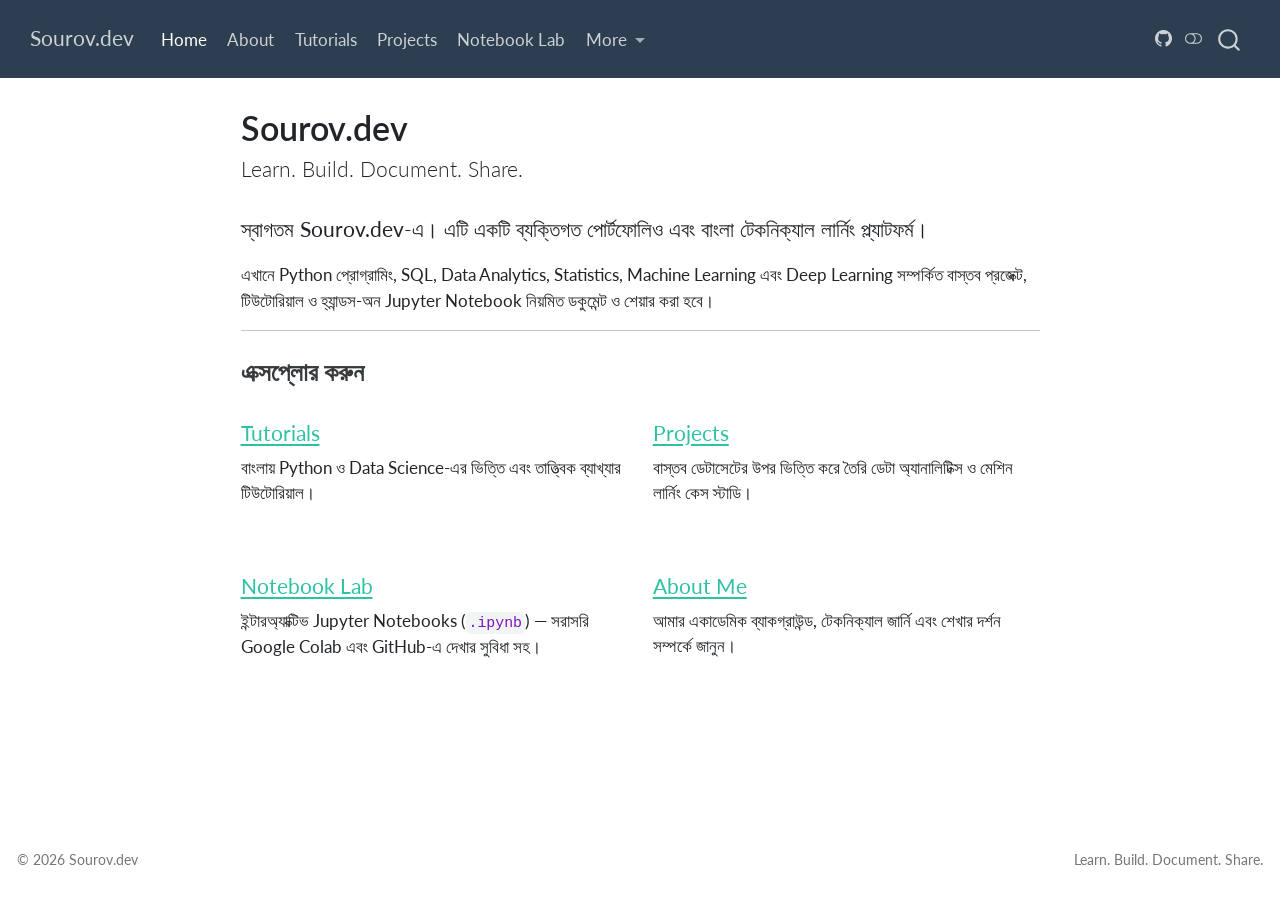
<file: docs/index.html>
<!DOCTYPE html>
<html xmlns="http://www.w3.org/1999/xhtml" lang="en" xml:lang="en"><head>

<meta charset="utf-8">
<meta name="generator" content="quarto-1.11.9">

<meta name="viewport" content="width=device-width, initial-scale=1.0, user-scalable=yes">


<title>Sourov.dev</title>
<style>
/* Default styles provided by pandoc.
** See https://pandoc.org/MANUAL.html#variables-for-html for config info.
*/
span.smallcaps{font-variant: small-caps;}
div.columns{display: flex; gap: 1.5em;}
div.column{flex: auto;}
@media screen {
div.columns{gap: min(4vw, 1.5em);}
div.column{overflow-x: auto;}
}
div.hanging-indent{margin-left: 1.5em; text-indent: -1.5em;}
ul.task-list{list-style: none;}
ul.task-list li input[type="checkbox"] {
  width: 0.8em;
  margin: 0 0.8em 0.2em -1em; /* quarto-specific, see https://github.com/quarto-dev/quarto-cli/issues/4556 */ 
  vertical-align: middle;
}
</style>


<script src="site_libs/quarto-nav/quarto-nav.js"></script>
<script src="site_libs/quarto-nav/headroom.min.js"></script>
<script src="site_libs/clipboard/clipboard.min.js"></script>
<script src="site_libs/quarto-search/autocomplete.umd.js"></script>
<script src="site_libs/quarto-search/fuse.min.js"></script>
<script src="site_libs/quarto-search/quarto-search.js"></script>
<meta name="quarto:offset" content="./">
<script src="site_libs/quarto-html/quarto.js" type="module"></script>
<script src="site_libs/quarto-html/tabsets/tabsets.js" type="module"></script>
<script src="site_libs/quarto-html/scrollable-regions/scrollable-regions.js" type="module"></script>
<script src="site_libs/quarto-html/popper.min.js"></script>
<script src="site_libs/quarto-html/tippy.umd.min.js"></script>
<script src="site_libs/quarto-html/anchor.min.js"></script>
<link href="site_libs/quarto-html/tippy.css" rel="stylesheet">
<link href="site_libs/quarto-html/quarto-syntax-highlighting-63b5708e65d6cd79cd7618c58d0c21e7.css" rel="stylesheet" class="quarto-color-scheme" id="quarto-text-highlighting-styles">
<link href="site_libs/quarto-html/quarto-syntax-highlighting-dark-447e42e69aaa9833c0ba1b986f430b20.css" rel="stylesheet" class="quarto-color-scheme quarto-color-alternate" id="quarto-text-highlighting-styles">
<link href="site_libs/quarto-html/quarto-syntax-highlighting-63b5708e65d6cd79cd7618c58d0c21e7.css" rel="stylesheet" class="quarto-color-scheme-extra" id="quarto-text-highlighting-styles">
<script src="site_libs/bootstrap/bootstrap.min.js"></script>
<link href="site_libs/bootstrap/bootstrap-icons.css" rel="stylesheet">
<link href="site_libs/bootstrap/bootstrap-934302be99620a7717735a1962b840b0.min.css" rel="stylesheet" append-hash="true" class="quarto-color-scheme" id="quarto-bootstrap" data-mode="light">
<link href="site_libs/bootstrap/bootstrap-dark-17f392c82082e2a55e165ddc303e9f1f.min.css" rel="stylesheet" append-hash="true" class="quarto-color-scheme quarto-color-alternate" id="quarto-bootstrap" data-mode="dark">
<link href="site_libs/bootstrap/bootstrap-934302be99620a7717735a1962b840b0.min.css" rel="stylesheet" append-hash="true" class="quarto-color-scheme-extra" id="quarto-bootstrap" data-mode="light">
<script id="quarto-search-options" type="application/json">{
  "location": "navbar",
  "copy-button": false,
  "collapse-after": 3,
  "panel-placement": "end",
  "type": "overlay",
  "limit": 50,
  "keyboard-shortcut": [
    "f",
    "/",
    "s"
  ],
  "language": {
    "search-no-results-text": "No results",
    "search-matching-documents-text": "matching documents",
    "search-copy-link-title": "Copy link to search",
    "search-hide-matches-text": "Hide additional matches",
    "search-more-match-text": "more match in this document",
    "search-more-matches-text": "more matches in this document",
    "search-clear-button-title": "Clear",
    "search-text-placeholder": "",
    "search-detached-cancel-button-title": "Cancel",
    "search-submit-button-title": "Submit",
    "search-label": "Search"
  }
}</script>
<style>html{ scroll-behavior: smooth; }</style>


</head>

<body class="nav-fixed fullcontent quarto-light"><a id="quarto-skip-link" class="visually-hidden-focusable" href="#quarto-document-content">Skip to main content</a><script id="quarto-html-before-body" type="application/javascript">
    const toggleBodyColorMode = (bsSheetEl) => {
      const mode = bsSheetEl.getAttribute("data-mode");
      const bodyEl = window.document.querySelector("body");
      if (mode === "dark") {
        bodyEl.classList.add("quarto-dark");
        bodyEl.classList.remove("quarto-light");
      } else {
        bodyEl.classList.add("quarto-light");
        bodyEl.classList.remove("quarto-dark");
      }
    }
    const toggleBodyColorPrimary = () => {
      const bsSheetEl = window.document.querySelector("link#quarto-bootstrap:not([rel=disabled-stylesheet])");
      if (bsSheetEl) {
        toggleBodyColorMode(bsSheetEl);
      }
    }
    const setColorSchemeToggle = (alternate) => {
      const toggles = window.document.querySelectorAll('.quarto-color-scheme-toggle');
      for (let i=0; i < toggles.length; i++) {
        const toggle = toggles[i];
        if (toggle) {
          toggle.setAttribute("aria-checked", alternate ? "true" : "false");
          if (alternate) {
            toggle.classList.add("alternate");
          } else {
            toggle.classList.remove("alternate");
          }
        }
      }
    };
    const toggleColorMode = (alternate) => {
      // Switch the stylesheets
      const primaryStylesheets = window.document.querySelectorAll('link.quarto-color-scheme:not(.quarto-color-alternate)');
      const alternateStylesheets = window.document.querySelectorAll('link.quarto-color-scheme.quarto-color-alternate');
      manageTransitions('#quarto-margin-sidebar .nav-link', false);
      if (alternate) {
        // note: dark is layered on light, we don't disable primary!
        enableStylesheet(alternateStylesheets);
        for (const sheetNode of alternateStylesheets) {
          if (sheetNode.id === "quarto-bootstrap") {
            toggleBodyColorMode(sheetNode);
          }
        }
      } else {
        disableStylesheet(alternateStylesheets);
        enableStylesheet(primaryStylesheets)
        toggleBodyColorPrimary();
      }
      manageTransitions('#quarto-margin-sidebar .nav-link', true);
      // Switch the toggles
      setColorSchemeToggle(alternate)
    }
    // Hack to workaround the fact that safari doesn't
    // properly recolor the scrollbar when toggling (#1455).
    // Not run on load: stylesheets are set before first paint there, and
    // scrolling would undo the scroll to a URL fragment (#14973).
    // The one pixel nudge keeps the reader where they were.
    const refreshSafariScrollbar = () => {
      if (navigator.userAgent.indexOf('Safari') > 0 && navigator.userAgent.indexOf('Chrome') == -1) {
        manageTransitions("body", false);
        const scrollY = window.scrollY;
        window.scrollTo(0, scrollY > 0 ? scrollY - 1 : 1);
        setTimeout(() => {
          window.scrollTo(0, scrollY);
          manageTransitions("body", true);
        }, 40);
      }
    }
    const disableStylesheet = (stylesheets) => {
      for (let i=0; i < stylesheets.length; i++) {
        const stylesheet = stylesheets[i];
        stylesheet.rel = 'disabled-stylesheet';
      }
    }
    const enableStylesheet = (stylesheets) => {
      for (let i=0; i < stylesheets.length; i++) {
        const stylesheet = stylesheets[i];
        if(stylesheet.rel !== 'stylesheet') { // for Chrome, which will still FOUC without this check
          stylesheet.rel = 'stylesheet';
        }
      }
    }
    const manageTransitions = (selector, allowTransitions) => {
      const els = window.document.querySelectorAll(selector);
      for (let i=0; i < els.length; i++) {
        const el = els[i];
        if (allowTransitions) {
          el.classList.remove('notransition');
        } else {
          el.classList.add('notransition');
        }
      }
    }
    const isFileUrl = () => {
      return window.location.protocol === 'file:';
    }
    const hasAlternateSentinel = () => {
      let styleSentinel = getColorSchemeSentinel();
      if (styleSentinel !== null) {
        return styleSentinel === "alternate";
      } else {
        return false;
      }
    }
    const setStyleSentinel = (alternate) => {
      const value = alternate ? "alternate" : "default";
      if (!isFileUrl()) {
        window.localStorage.setItem("quarto-color-scheme", value);
      } else {
        localAlternateSentinel = value;
      }
    }
    const getColorSchemeSentinel = () => {
      if (!isFileUrl()) {
        const storageValue = window.localStorage.getItem("quarto-color-scheme");
        return storageValue != null ? storageValue : localAlternateSentinel;
      } else {
        return localAlternateSentinel;
      }
    }
    const toggleGiscusIfUsed = (isAlternate, darkModeDefault) => {
      const baseTheme = document.querySelector('#giscus-base-theme')?.value ?? 'light';
      const alternateTheme = document.querySelector('#giscus-alt-theme')?.value ?? 'dark';
      let newTheme = '';
      if(authorPrefersDark) {
        newTheme = isAlternate ? baseTheme : alternateTheme;
      } else {
        newTheme = isAlternate ? alternateTheme : baseTheme;
      }
      const changeGiscusTheme = () => {
        // From: https://github.com/giscus/giscus/issues/336
        const sendMessage = (message) => {
          const iframe = document.querySelector('iframe.giscus-frame');
          if (!iframe) return;
          iframe.contentWindow.postMessage({ giscus: message }, 'https://giscus.app');
        }
        sendMessage({
          setConfig: {
            theme: newTheme
          }
        });
      }
      const isGiscussLoaded = window.document.querySelector('iframe.giscus-frame') !== null;
      if (isGiscussLoaded) {
        changeGiscusTheme();
      }
    };
    const authorPrefersDark = false;
    const queryPrefersDark = window.matchMedia('(prefers-color-scheme: dark)');
    const darkModeDefault = queryPrefersDark.matches;
      document.querySelector('link#quarto-text-highlighting-styles.quarto-color-scheme-extra').rel = 'disabled-stylesheet';
      document.querySelector('link#quarto-bootstrap.quarto-color-scheme-extra').rel = 'disabled-stylesheet';
    let localAlternateSentinel = darkModeDefault ? 'alternate' : 'default';
    // Dark / light mode switch
    window.quartoToggleColorScheme = () => {
      // Read the current dark / light value
      let toAlternate = !hasAlternateSentinel();
      toggleColorMode(toAlternate);
      refreshSafariScrollbar();
      setStyleSentinel(toAlternate);
      toggleGiscusIfUsed(toAlternate, darkModeDefault);
      window.dispatchEvent(new Event('resize'));
    };
    queryPrefersDark.addEventListener("change", e => {
      if(window.localStorage.getItem("quarto-color-scheme") !== null)
        return;
      const alternate = e.matches
      toggleColorMode(alternate);
      refreshSafariScrollbar();
      localAlternateSentinel = e.matches ? 'alternate' : 'default'; // this is used alongside local storage!
      toggleGiscusIfUsed(alternate, darkModeDefault);
    });
    // Switch to dark mode if need be
    if (hasAlternateSentinel()) {
      toggleColorMode(true);
    } else {
      toggleColorMode(false);
    }
  </script>

<div id="quarto-search-results"></div>
  <header id="quarto-header" class="headroom fixed-top">
    <nav class="navbar navbar-expand-lg " data-bs-theme="dark" aria-label="Site">
      <div class="navbar-container container-fluid">
      <div class="navbar-brand-container mx-auto">
    <a class="navbar-brand" href="./index.html">
    <span class="navbar-title">Sourov.dev</span>
    </a>
  </div>
          <button class="navbar-toggler" type="button" data-bs-toggle="collapse" data-bs-target="#navbarCollapse" aria-controls="navbarCollapse" aria-expanded="false" aria-label="Toggle navigation" onclick="if (window.quartoToggleHeadroom) { window.quartoToggleHeadroom(); }">
  <span class="navbar-toggler-icon"></span>
</button>
          <div class="collapse navbar-collapse" id="navbarCollapse">
            <ul class="navbar-nav navbar-nav-scroll me-auto">
  <li class="nav-item">
    <a class="nav-link active" href="./index.html" aria-current="page"> 
<span class="menu-text">Home</span></a>
  </li>  
  <li class="nav-item">
    <a class="nav-link" href="./about.html"> 
<span class="menu-text">About</span></a>
  </li>  
  <li class="nav-item">
    <a class="nav-link" href="./tutorials/index.html"> 
<span class="menu-text">Tutorials</span></a>
  </li>  
  <li class="nav-item">
    <a class="nav-link" href="./projects/index.html"> 
<span class="menu-text">Projects</span></a>
  </li>  
  <li class="nav-item">
    <a class="nav-link" href="./notebooks/index.html"> 
<span class="menu-text">Notebook Lab</span></a>
  </li>  
  <li class="nav-item dropdown ">
    <a class="nav-link dropdown-toggle" href="#" id="nav-menu-more" role="link" data-bs-toggle="dropdown" aria-expanded="false">
 <span class="menu-text">More</span>
    </a>
    <ul class="dropdown-menu" aria-labelledby="nav-menu-more">    
        <li>
    <a class="dropdown-item" href="./updates/index.html">
 <span class="dropdown-text">Learning Log</span></a>
  </li>  
        <li>
    <a class="dropdown-item" href="./resources/index.html">
 <span class="dropdown-text">Resources</span></a>
  </li>  
        <li>
    <a class="dropdown-item" href="./contact.html">
 <span class="dropdown-text">Contact</span></a>
  </li>  
    </ul>
  </li>
</ul>
          </div> <!-- /navcollapse -->
            <div class="quarto-navbar-tools">
    <a href="https://github.com/Sourov1252" title="GitHub" class="quarto-navigation-tool px-1" aria-label="GitHub"><i class="bi bi-github"></i></a>
  <button type="button" role="switch" aria-checked="false" class="quarto-color-scheme-toggle quarto-navigation-tool  px-1" onclick="window.quartoToggleColorScheme(); return false;" title="Toggle dark mode" aria-label="Toggle dark mode"><i class="bi"></i></button>
</div>
            <div id="quarto-search" class="" title="Search"></div>
      </div> <!-- /container-fluid -->
    </nav>
</header>
<!-- content -->
<div id="quarto-content" class="quarto-container page-columns page-rows-contents page-layout-article page-navbar">
<!-- sidebar -->
<!-- margin-sidebar -->
    
<!-- main -->
<main class="content" id="quarto-document-content" tabindex="-1">


<header id="title-block-header" class="quarto-title-block default">
<div class="quarto-title">
<h1 class="title">Sourov.dev</h1>
<p class="subtitle lead">Learn. Build. Document. Share.</p>
</div>



<div class="quarto-title-meta">

    
  
    
  </div>
  


</header>


<div class="lead">
<p>স্বাগতম <strong>Sourov.dev</strong>-এ। এটি একটি ব্যক্তিগত পোর্টফোলিও এবং বাংলা টেকনিক্যাল লার্নিং প্ল্যাটফর্ম।</p>
</div>
<p>এখানে Python প্রোগ্রামিং, SQL, Data Analytics, Statistics, Machine Learning এবং Deep Learning সম্পর্কিত বাস্তব প্রজেক্ট, টিউটোরিয়াল ও হ্যান্ডস-অন Jupyter Notebook নিয়মিত ডকুমেন্ট ও শেয়ার করা হবে।</p>
<hr>
<section id="একসপলর-করন" class="level3">
<h3 class="anchored" data-anchor-id="একসপলর-করন">এক্সপ্লোর করুন</h3>
<div class="grid">
<section id="tutorials" class="level4 g-col-12 g-col-md-6">
<h4 class="anchored" data-anchor-id="tutorials"><a href="./tutorials/index.html">Tutorials</a></h4>
<p>বাংলায় Python ও Data Science-এর ভিত্তি এবং তাত্ত্বিক ব্যাখ্যার টিউটোরিয়াল।</p>
</section>
<section id="projects" class="level4 g-col-12 g-col-md-6">
<h4 class="anchored" data-anchor-id="projects"><a href="./projects/index.html">Projects</a></h4>
<p>বাস্তব ডেটাসেটের উপর ভিত্তি করে তৈরি ডেটা অ্যানালিটিক্স ও মেশিন লার্নিং কেস স্টাডি।</p>
</section>
<section id="notebook-lab" class="level4 g-col-12 g-col-md-6">
<h4 class="anchored" data-anchor-id="notebook-lab"><a href="./notebooks/index.html">Notebook Lab</a></h4>
<p>ইন্টারঅ্যাক্টিভ Jupyter Notebooks (<code>.ipynb</code>) — সরাসরি Google Colab এবং GitHub-এ দেখার সুবিধা সহ।</p>
</section>
<section id="about-me" class="level4 g-col-12 g-col-md-6">
<h4 class="anchored" data-anchor-id="about-me"><a href="./about.html">About Me</a></h4>
<p>আমার একাডেমিক ব্যাকগ্রাউন্ড, টেকনিক্যাল জার্নি এবং শেখার দর্শন সম্পর্কে জানুন।</p>
</section>
</div>


</section>

</main> <!-- /main -->
<script id="quarto-html-after-body" type="application/javascript">
  window.document.addEventListener("DOMContentLoaded", function (event) {
    // Ensure there is a toggle, if there isn't float one in the top right
    if (window.document.querySelector('.quarto-color-scheme-toggle') === null) {
      const toggle = window.document.createElement('button');
      toggle.type = "button";
      toggle.setAttribute("role", "switch");
      toggle.setAttribute("aria-checked", "false");
      toggle.classList.add('top-right');
      toggle.classList.add('quarto-color-scheme-toggle');
      toggle.setAttribute("aria-label", "Toggle dark mode");
      toggle.onclick = function() { try { window.quartoToggleColorScheme(); } catch {} return false; };
      const i = window.document.createElement("i");
      i.classList.add('bi');
      toggle.appendChild(i);
      // Put the toggle in a landmark of its own, so that landmark navigation
      // can reach it.
      //
      // The container is always a fresh direct child of body, and the toggle is
      // never moved into page furniture that the theme or the author controls.
      // The toggle is positioned against the page, so any ancestor that
      // establishes a containing block captures it: a positioned element or a
      // grid for position: absolute, and transform, filter, will-change or
      // contain for position: fixed. A direct child of body has none of these
      // to inherit, and the shift when one appears is silent and visual.
      //
      // ARIA says a document should have at most one banner, and axe reports a
      // duplicate whether or not the banners carry distinct labels. So use a
      // header when the page has no banner yet, and a named region otherwise.
      //
      // A header is a banner wherever it sits, unless it is inside sectioning
      // content, so this cannot just look at the children of body: a custom
      // page layout wraps the title block header in a plain div. An explicit
      // role="banner" always counts.
      const sectioning = 'article, aside, main, nav, section, [role="article"], [role="complementary"], [role="main"], [role="navigation"], [role="region"]';
      const hasBanner = Array.from(
        window.document.querySelectorAll('header:not([role]), [role="banner"]')
      ).some(function(el) {
        return el.hasAttribute("role") || el.closest(sectioning) === null;
      });
      const container = window.document.createElement(hasBanner ? "div" : "header");
      if (hasBanner) {
        container.setAttribute("role", "region");
        container.setAttribute("aria-label", "Toggle dark mode");
      }
      container.classList.add('quarto-color-scheme-toggle-container');
      container.appendChild(toggle);
      window.document.body.appendChild(container);
    }
    setColorSchemeToggle(hasAlternateSentinel())
    const icon = "";
    const anchorJS = new window.AnchorJS();
    anchorJS.options = {
      placement: 'right',
      icon: icon
    };
    anchorJS.add('.anchored');
    const isCodeAnnotation = (el) => {
      for (const clz of el.classList) {
        if (clz.startsWith('code-annotation-')) {                     
          return true;
        }
      }
      return false;
    }
    const onCopySuccess = function(e) {
      // button target
      const button = e.trigger;
      // don't keep focus
      button.blur();
      // flash "checked"
      button.classList.add('code-copy-button-checked');
      var currentTitle = button.getAttribute("title");
      button.setAttribute("title", "Copied!");
      let tooltip;
      if (window.bootstrap) {
        button.setAttribute("data-bs-toggle", "tooltip");
        button.setAttribute("data-bs-placement", "left");
        button.setAttribute("data-bs-title", "Copied!");
        tooltip = new bootstrap.Tooltip(button, 
          { trigger: "manual", 
            customClass: "code-copy-button-tooltip",
            offset: [0, -8]});
        tooltip.show();    
      }
      setTimeout(function() {
        if (tooltip) {
          tooltip.hide();
          button.removeAttribute("data-bs-title");
          button.removeAttribute("data-bs-toggle");
          button.removeAttribute("data-bs-placement");
        }
        button.setAttribute("title", currentTitle);
        button.classList.remove('code-copy-button-checked');
      }, 1000);
      // clear code selection
      e.clearSelection();
    }
    const getTextToCopy = function(trigger) {
      const outerScaffold = trigger.parentElement.cloneNode(true);
      const codeEl = outerScaffold.querySelector('code');
      for (const childEl of codeEl.children) {
        if (isCodeAnnotation(childEl)) {
          childEl.remove();
        }
      }
      return codeEl.innerText;
    }
    const clipboard = new window.ClipboardJS('.code-copy-button:not([data-in-quarto-modal])', {
      text: getTextToCopy
    });
    clipboard.on('success', onCopySuccess);
    if (window.document.getElementById('quarto-embedded-source-code-modal')) {
      const clipboardModal = new window.ClipboardJS('.code-copy-button[data-in-quarto-modal]', {
        text: getTextToCopy,
        container: window.document.getElementById('quarto-embedded-source-code-modal')
      });
      clipboardModal.on('success', onCopySuccess);
    }
      var localhostRegex = new RegExp(/^(?:http|https):\/\/localhost\:?[0-9]*\//);
      var mailtoRegex = new RegExp(/^mailto:/);
        var filterRegex = new RegExp("https:\/\/sourov1252\.github\.io");
      var isInternal = (href) => {
          return filterRegex.test(href) || localhostRegex.test(href) || mailtoRegex.test(href);
      }
      // Inspect non-navigation links and adorn them if external
      window.quartoDecorateExternalLinks = function (root) {
     var links = (root || window.document).querySelectorAll('a[href]:not(.nav-link):not(.navbar-brand):not(.toc-action):not(.sidebar-link):not(.sidebar-item-toggle):not(.pagination-link):not(.no-external):not([aria-hidden]):not(.dropdown-item):not(.quarto-navigation-tool):not(.about-link)');
      for (var i=0; i<links.length; i++) {
        const link = links[i];
        if (!isInternal(link.href)) {
          // undo the damage that might have been done by quarto-nav.js in the case of
          // links that we want to consider external
          if (link.dataset.originalHref !== undefined) {
            link.href = link.dataset.originalHref;
          }
          if (!link.classList.contains('no-external-icon')) {
          }
        }
      }
      };
      window.quartoDecorateExternalLinks(window.document);
    // Esc closes the popup (WCAG 1.4.13) and focus leaving both trigger and
    // popup closes it (WCAG 2.4.11); tippy handles neither for interactive popups.
    const hideOnEscAndFocusOut = {
      name: 'hideOnEscAndFocusOut',
      defaultValue: true,
      fn(instance) {
        const dismiss = () => {
          // A show scheduled by the trigger delay would otherwise reopen it
          instance.clearDelayTimeouts();
          instance.hide();
        };
        const onKeyDown = (event) => {
          if (event.key !== 'Escape') {
            return;
          }
          // Keep Esc from also reaching page handlers (e.g. reveal.js overview),
          // except an open reveal.js slide menu, which Esc should close too.
          // The menu handles keys only when its keyboard option is on.
          const menuHandlesEsc = window.Reveal?.getPlugin?.('menu')?.isOpen() &&
            window.Reveal.getConfig().menu?.keyboard !== false;
          if (!menuHandlesEsc) {
            event.stopPropagation();
          }
          if (instance.popper.contains(window.document.activeElement)) {
            // Disabled while refocusing so the focus trigger does not reopen it
            instance.disable();
            instance.reference.focus();
            instance.enable();
          }
          dismiss();
        };
        const onFocusOut = (event) => {
          const target = event.relatedTarget;
          if (target && !instance.reference.contains(target) &&
              !instance.popper.contains(target)) {
            dismiss();
          }
        };
        // On the trigger too: a click trigger (code-annotations: select) has no
        // blur handling. Attached for the instance's lifetime so leaving the
        // trigger also cancels a show still pending on the trigger delay.
        instance.reference.addEventListener('focusout', onFocusOut);
        return {
          onShow() {
            window.document.addEventListener('keydown', onKeyDown, true);
            instance.popper.addEventListener('focusout', onFocusOut);
          },
          onHide() {
            window.document.removeEventListener('keydown', onKeyDown, true);
            instance.popper.removeEventListener('focusout', onFocusOut);
          },
          onDestroy() {
            instance.reference.removeEventListener('focusout', onFocusOut);
          },
        };
      },
    };
    function tippyHover(el, contentFn, onTriggerFn, onUntriggerFn) {
      const config = {
        allowHTML: true,
        maxWidth: 500,
        delay: 100,
        arrow: false,
        appendTo: function(el) {
            return el.parentElement;
        },
        interactive: true,
        interactiveBorder: 10,
        theme: 'quarto',
        placement: 'bottom-start',
        plugins: [hideOnEscAndFocusOut],
      };
      if (contentFn) {
        config.content = contentFn;
      }
      if (onTriggerFn) {
        config.onTrigger = onTriggerFn;
      }
      if (onUntriggerFn) {
        config.onUntrigger = onUntriggerFn;
      }
      window.tippy(el, config); 
    }
    const noterefs = window.document.querySelectorAll('a[role="doc-noteref"]');
    for (var i=0; i<noterefs.length; i++) {
      const ref = noterefs[i];
      tippyHover(ref, function() {
        // use id or data attribute instead here
        let href = ref.getAttribute('data-footnote-href') || ref.getAttribute('href');
        try { href = new URL(href).hash; } catch {}
        const id = href.replace(/^#\/?/, "");
        const note = window.document.getElementById(id);
        if (note) {
          return note.innerHTML;
        } else {
          return "";
        }
      });
    }
    const xrefs = window.document.querySelectorAll('a.quarto-xref');
    const processXRef = (id, note) => {
      // Strip column container classes
      const stripColumnClz = (el) => {
        el.classList.remove("page-full", "page-columns");
        if (el.children) {
          for (const child of el.children) {
            stripColumnClz(child);
          }
        }
      }
      stripColumnClz(note)
      if (id === null || id.startsWith('sec-')) {
        // Special case sections, only their first couple elements
        const container = document.createElement("div");
        if (note.children && note.children.length > 2) {
          container.appendChild(note.children[0].cloneNode(true));
          for (let i = 1; i < note.children.length; i++) {
            const child = note.children[i];
            if (child.tagName === "P" && child.innerText === "") {
              continue;
            } else {
              container.appendChild(child.cloneNode(true));
              break;
            }
          }
          if (window.Quarto?.typesetMath) {
            window.Quarto.typesetMath(container);
          }
          return container.innerHTML
        } else {
          if (window.Quarto?.typesetMath) {
            window.Quarto.typesetMath(note);
          }
          return note.innerHTML;
        }
      } else {
        // Remove any anchor links if they are present
        const anchorLink = note.querySelector('a.anchorjs-link');
        if (anchorLink) {
          anchorLink.remove();
        }
        if (window.Quarto?.typesetMath) {
          window.Quarto.typesetMath(note);
        }
        if (note.classList.contains("callout")) {
          return note.outerHTML;
        } else {
          return note.innerHTML;
        }
      }
    }
    for (var i=0; i<xrefs.length; i++) {
      const xref = xrefs[i];
      tippyHover(xref, undefined, function(instance) {
        instance.disable();
        let url = xref.getAttribute('href');
        let hash = undefined; 
        if (url.startsWith('#')) {
          hash = url;
        } else {
          try { hash = new URL(url).hash; } catch {}
        }
        if (hash) {
          const id = hash.replace(/^#\/?/, "");
          const note = window.document.getElementById(id);
          if (note !== null) {
            try {
              const html = processXRef(id, note.cloneNode(true));
              instance.setContent(html);
            } finally {
              instance.enable();
              instance.show();
            }
          } else {
            // See if we can fetch this
            fetch(url.split('#')[0])
            .then(res => res.text())
            .then(html => {
              const parser = new DOMParser();
              const htmlDoc = parser.parseFromString(html, "text/html");
              const note = htmlDoc.getElementById(id);
              if (note !== null) {
                const html = processXRef(id, note);
                instance.setContent(html);
              } 
            }).finally(() => {
              instance.enable();
              instance.show();
            });
          }
        } else {
          // See if we can fetch a full url (with no hash to target)
          // This is a special case and we should probably do some content thinning / targeting
          fetch(url)
          .then(res => res.text())
          .then(html => {
            const parser = new DOMParser();
            const htmlDoc = parser.parseFromString(html, "text/html");
            const note = htmlDoc.querySelector('main.content');
            if (note !== null) {
              // This should only happen for chapter cross references
              // (since there is no id in the URL)
              // remove the first header
              if (note.children.length > 0 && note.children[0].tagName === "HEADER") {
                note.children[0].remove();
              }
              const html = processXRef(null, note);
              instance.setContent(html);
            } 
          }).finally(() => {
            instance.enable();
            instance.show();
          });
        }
      }, function(instance) {
      });
    }
        let selectedAnnoteEl;
        const selectorForAnnotation = ( cell, annotation) => {
          let cellAttr = 'data-code-cell="' + cell + '"';
          let lineAttr = 'data-code-annotation="' +  annotation + '"';
          const selector = 'span[' + cellAttr + '][' + lineAttr + ']';
          return selector;
        }
        const selectCodeLines = (annoteEl) => {
          const doc = window.document;
          const targetCell = annoteEl.getAttribute("data-target-cell");
          const targetAnnotation = annoteEl.getAttribute("data-target-annotation");
          const annoteSpan = window.document.querySelector(selectorForAnnotation(targetCell, targetAnnotation));
          const lines = annoteSpan.getAttribute("data-code-lines").split(",");
          const lineIds = lines.map((line) => {
            return targetCell + "-" + line;
          })
          // Each band is positioned against its own containing block, which is
          // not the offsetParent of the lines, so place it from client rects.
          const placeBand = (band, firstEl, lastEl, codeBlock) => {
            const container = band.offsetParent;
            if (container === null) {
              return;
            }
            const containerRect = container.getBoundingClientRect();
            // Reveal.js scales slides with a transform, so convert client
            // pixels back to the CSS pixels of the container.
            const scale = containerRect.height / container.offsetHeight || 1;
            const firstRect = firstEl.getBoundingClientRect();
            const lastRect = lastEl.getBoundingClientRect();
            const top = (firstRect.top - containerRect.top) / scale - container.clientTop + container.scrollTop;
            const height = (lastRect.bottom - firstRect.top) / scale;
            band.style.top = top - 2 + "px";
            band.style.height = height + 4 + "px";
            if (codeBlock) {
              // Without the copy button wrapper, the containing block is wider
              // than the code block, so span the code block explicitly.
              const blockRect = codeBlock.getBoundingClientRect();
              band.style.left = (blockRect.left - containerRect.left) / scale - container.clientLeft + container.scrollLeft + "px";
              band.style.width = blockRect.width / scale + "px";
            }
          };
          if (lineIds.length > 0) {
            const el = window.document.getElementById(lineIds[0]);
            const lastEl = window.document.getElementById(lineIds[lineIds.length - 1]);
            const parent = el.parentElement.parentElement;
            // cook up a div (if necessary) and position it
            let div = window.document.getElementById("code-annotation-line-highlight");
            if (div === null) {
              div = window.document.createElement("div");
              div.setAttribute("id", "code-annotation-line-highlight");
              div.style.position = 'absolute';
              parent.appendChild(div);
            }
            placeBand(div, el, lastEl, parent.closest("div.sourceCode") || parent);
            let gutterDiv = window.document.getElementById("code-annotation-line-highlight-gutter");
            if (gutterDiv === null) {
              gutterDiv = window.document.createElement("div");
              gutterDiv.setAttribute("id", "code-annotation-line-highlight-gutter");
              gutterDiv.style.position = 'absolute';
              const codeCell = window.document.getElementById(targetCell);
              const gutter = codeCell.querySelector('.code-annotation-gutter');
              gutter.appendChild(gutterDiv);
            }
            placeBand(gutterDiv, el, lastEl);
            selectedAnnoteEl = annoteEl;
          }
        };
        const unselectCodeLines = () => {
          const elementsIds = ["code-annotation-line-highlight", "code-annotation-line-highlight-gutter"];
          elementsIds.forEach((elId) => {
            const div = window.document.getElementById(elId);
            if (div) {
              div.remove();
            }
          });
          selectedAnnoteEl = undefined;
        };
          // Handle positioning of the toggle
      window.addEventListener(
        "resize",
        throttle(() => {
          elRect = undefined;
          if (selectedAnnoteEl) {
            selectCodeLines(selectedAnnoteEl);
          }
        }, 10)
      );
      function throttle(fn, ms) {
      let throttle = false;
      let timer;
        return (...args) => {
          if(!throttle) { // first call gets through
              fn.apply(this, args);
              throttle = true;
          } else { // all the others get throttled
              if(timer) clearTimeout(timer); // cancel #2
              timer = setTimeout(() => {
                fn.apply(this, args);
                timer = throttle = false;
              }, ms);
          }
        };
      }
        // Attach click handler to the DT
        const annoteDls = window.document.querySelectorAll('dt[data-target-cell]');
        for (const annoteDlNode of annoteDls) {
          annoteDlNode.addEventListener('click', (event) => {
            const clickedEl = event.target;
            if (clickedEl !== selectedAnnoteEl) {
              unselectCodeLines();
              const activeEl = window.document.querySelector('dt[data-target-cell].code-annotation-active');
              if (activeEl) {
                activeEl.classList.remove('code-annotation-active');
              }
              selectCodeLines(clickedEl);
              clickedEl.classList.add('code-annotation-active');
            } else {
              // Unselect the line
              unselectCodeLines();
              clickedEl.classList.remove('code-annotation-active');
            }
          });
        }
    const findCites = (el) => {
      const parentEl = el.parentElement;
      if (parentEl) {
        const cites = parentEl.dataset.cites;
        if (cites) {
          return {
            el,
            cites: cites.split(' ')
          };
        } else {
          return findCites(el.parentElement)
        }
      } else {
        return undefined;
      }
    };
    var bibliorefs = window.document.querySelectorAll('a[role="doc-biblioref"]');
    for (var i=0; i<bibliorefs.length; i++) {
      const ref = bibliorefs[i];
      const citeInfo = findCites(ref);
      if (citeInfo) {
        tippyHover(citeInfo.el, function() {
          var popup = window.document.createElement('div');
          citeInfo.cites.forEach(function(cite) {
            var citeDiv = window.document.createElement('div');
            citeDiv.classList.add('hanging-indent');
            citeDiv.classList.add('csl-entry');
            var biblioDiv = window.document.getElementById('ref-' + cite);
            if (biblioDiv) {
              citeDiv.innerHTML = biblioDiv.innerHTML;
            }
            popup.appendChild(citeDiv);
          });
          return popup.innerHTML;
        });
      }
    }
  });
  </script>
  <script type="application/javascript">
  window.quartoScrollableRegionsLabels = {"code":"Scrollable code","output":"Scrollable output"};
  </script>
</div> <!-- /content -->
<footer class="footer">
  <div class="nav-footer">
    <div class="nav-footer-left">
<p>© 2026 Sourov.dev</p>
</div>   
    <div class="nav-footer-center">
      &nbsp;
    </div>
    <div class="nav-footer-right">
<p>Learn. Build. Document. Share.</p>
</div>
  </div>
</footer>




<script src="site_libs/quarto-html/zenscroll-min.js"></script>
</body></html>
</file>
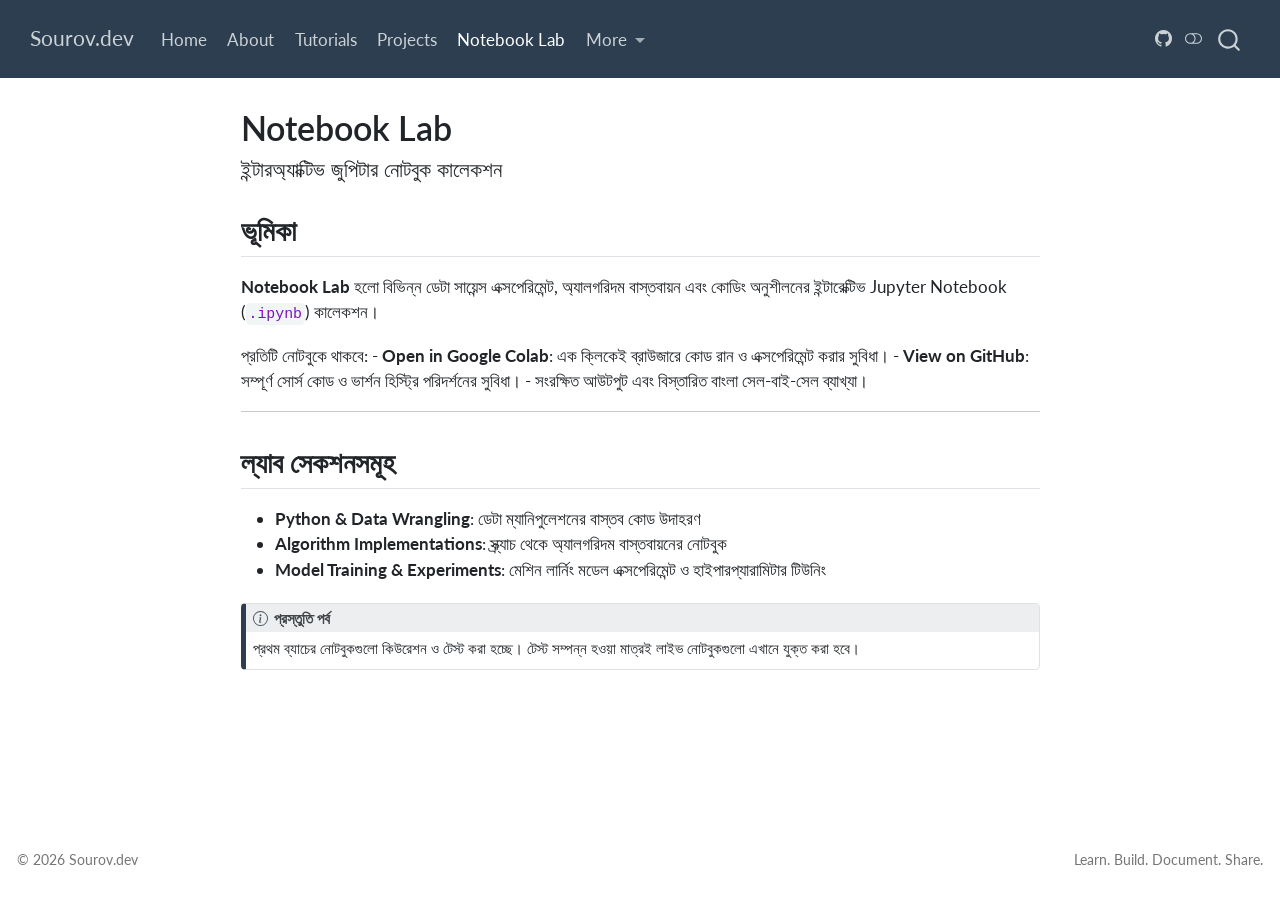
<file: docs/notebooks/index.html>
<!DOCTYPE html>
<html xmlns="http://www.w3.org/1999/xhtml" lang="en" xml:lang="en"><head>

<meta charset="utf-8">
<meta name="generator" content="quarto-1.11.9">

<meta name="viewport" content="width=device-width, initial-scale=1.0, user-scalable=yes">


<title>Notebook Lab – Sourov.dev</title>
<style>
/* Default styles provided by pandoc.
** See https://pandoc.org/MANUAL.html#variables-for-html for config info.
*/
span.smallcaps{font-variant: small-caps;}
div.columns{display: flex; gap: 1.5em;}
div.column{flex: auto;}
@media screen {
div.columns{gap: min(4vw, 1.5em);}
div.column{overflow-x: auto;}
}
div.hanging-indent{margin-left: 1.5em; text-indent: -1.5em;}
ul.task-list{list-style: none;}
ul.task-list li input[type="checkbox"] {
  width: 0.8em;
  margin: 0 0.8em 0.2em -1em; /* quarto-specific, see https://github.com/quarto-dev/quarto-cli/issues/4556 */ 
  vertical-align: middle;
}
</style>


<script src="../site_libs/quarto-nav/quarto-nav.js"></script>
<script src="../site_libs/quarto-nav/headroom.min.js"></script>
<script src="../site_libs/clipboard/clipboard.min.js"></script>
<script src="../site_libs/quarto-search/autocomplete.umd.js"></script>
<script src="../site_libs/quarto-search/fuse.min.js"></script>
<script src="../site_libs/quarto-search/quarto-search.js"></script>
<meta name="quarto:offset" content="../">
<script src="../site_libs/quarto-html/quarto.js" type="module"></script>
<script src="../site_libs/quarto-html/tabsets/tabsets.js" type="module"></script>
<script src="../site_libs/quarto-html/scrollable-regions/scrollable-regions.js" type="module"></script>
<script src="../site_libs/quarto-html/popper.min.js"></script>
<script src="../site_libs/quarto-html/tippy.umd.min.js"></script>
<script src="../site_libs/quarto-html/anchor.min.js"></script>
<link href="../site_libs/quarto-html/tippy.css" rel="stylesheet">
<link href="../site_libs/quarto-html/quarto-syntax-highlighting-63b5708e65d6cd79cd7618c58d0c21e7.css" rel="stylesheet" class="quarto-color-scheme" id="quarto-text-highlighting-styles">
<link href="../site_libs/quarto-html/quarto-syntax-highlighting-dark-447e42e69aaa9833c0ba1b986f430b20.css" rel="stylesheet" class="quarto-color-scheme quarto-color-alternate" id="quarto-text-highlighting-styles">
<link href="../site_libs/quarto-html/quarto-syntax-highlighting-63b5708e65d6cd79cd7618c58d0c21e7.css" rel="stylesheet" class="quarto-color-scheme-extra" id="quarto-text-highlighting-styles">
<script src="../site_libs/bootstrap/bootstrap.min.js"></script>
<link href="../site_libs/bootstrap/bootstrap-icons.css" rel="stylesheet">
<link href="../site_libs/bootstrap/bootstrap-934302be99620a7717735a1962b840b0.min.css" rel="stylesheet" append-hash="true" class="quarto-color-scheme" id="quarto-bootstrap" data-mode="light">
<link href="../site_libs/bootstrap/bootstrap-dark-17f392c82082e2a55e165ddc303e9f1f.min.css" rel="stylesheet" append-hash="true" class="quarto-color-scheme quarto-color-alternate" id="quarto-bootstrap" data-mode="dark">
<link href="../site_libs/bootstrap/bootstrap-934302be99620a7717735a1962b840b0.min.css" rel="stylesheet" append-hash="true" class="quarto-color-scheme-extra" id="quarto-bootstrap" data-mode="light">
<script id="quarto-search-options" type="application/json">{
  "location": "navbar",
  "copy-button": false,
  "collapse-after": 3,
  "panel-placement": "end",
  "type": "overlay",
  "limit": 50,
  "keyboard-shortcut": [
    "f",
    "/",
    "s"
  ],
  "language": {
    "search-no-results-text": "No results",
    "search-matching-documents-text": "matching documents",
    "search-copy-link-title": "Copy link to search",
    "search-hide-matches-text": "Hide additional matches",
    "search-more-match-text": "more match in this document",
    "search-more-matches-text": "more matches in this document",
    "search-clear-button-title": "Clear",
    "search-text-placeholder": "",
    "search-detached-cancel-button-title": "Cancel",
    "search-submit-button-title": "Submit",
    "search-label": "Search"
  }
}</script>
<style>html{ scroll-behavior: smooth; }</style>


</head>

<body class="nav-fixed fullcontent quarto-light"><a id="quarto-skip-link" class="visually-hidden-focusable" href="#quarto-document-content">Skip to main content</a><script id="quarto-html-before-body" type="application/javascript">
    const toggleBodyColorMode = (bsSheetEl) => {
      const mode = bsSheetEl.getAttribute("data-mode");
      const bodyEl = window.document.querySelector("body");
      if (mode === "dark") {
        bodyEl.classList.add("quarto-dark");
        bodyEl.classList.remove("quarto-light");
      } else {
        bodyEl.classList.add("quarto-light");
        bodyEl.classList.remove("quarto-dark");
      }
    }
    const toggleBodyColorPrimary = () => {
      const bsSheetEl = window.document.querySelector("link#quarto-bootstrap:not([rel=disabled-stylesheet])");
      if (bsSheetEl) {
        toggleBodyColorMode(bsSheetEl);
      }
    }
    const setColorSchemeToggle = (alternate) => {
      const toggles = window.document.querySelectorAll('.quarto-color-scheme-toggle');
      for (let i=0; i < toggles.length; i++) {
        const toggle = toggles[i];
        if (toggle) {
          toggle.setAttribute("aria-checked", alternate ? "true" : "false");
          if (alternate) {
            toggle.classList.add("alternate");
          } else {
            toggle.classList.remove("alternate");
          }
        }
      }
    };
    const toggleColorMode = (alternate) => {
      // Switch the stylesheets
      const primaryStylesheets = window.document.querySelectorAll('link.quarto-color-scheme:not(.quarto-color-alternate)');
      const alternateStylesheets = window.document.querySelectorAll('link.quarto-color-scheme.quarto-color-alternate');
      manageTransitions('#quarto-margin-sidebar .nav-link', false);
      if (alternate) {
        // note: dark is layered on light, we don't disable primary!
        enableStylesheet(alternateStylesheets);
        for (const sheetNode of alternateStylesheets) {
          if (sheetNode.id === "quarto-bootstrap") {
            toggleBodyColorMode(sheetNode);
          }
        }
      } else {
        disableStylesheet(alternateStylesheets);
        enableStylesheet(primaryStylesheets)
        toggleBodyColorPrimary();
      }
      manageTransitions('#quarto-margin-sidebar .nav-link', true);
      // Switch the toggles
      setColorSchemeToggle(alternate)
    }
    // Hack to workaround the fact that safari doesn't
    // properly recolor the scrollbar when toggling (#1455).
    // Not run on load: stylesheets are set before first paint there, and
    // scrolling would undo the scroll to a URL fragment (#14973).
    // The one pixel nudge keeps the reader where they were.
    const refreshSafariScrollbar = () => {
      if (navigator.userAgent.indexOf('Safari') > 0 && navigator.userAgent.indexOf('Chrome') == -1) {
        manageTransitions("body", false);
        const scrollY = window.scrollY;
        window.scrollTo(0, scrollY > 0 ? scrollY - 1 : 1);
        setTimeout(() => {
          window.scrollTo(0, scrollY);
          manageTransitions("body", true);
        }, 40);
      }
    }
    const disableStylesheet = (stylesheets) => {
      for (let i=0; i < stylesheets.length; i++) {
        const stylesheet = stylesheets[i];
        stylesheet.rel = 'disabled-stylesheet';
      }
    }
    const enableStylesheet = (stylesheets) => {
      for (let i=0; i < stylesheets.length; i++) {
        const stylesheet = stylesheets[i];
        if(stylesheet.rel !== 'stylesheet') { // for Chrome, which will still FOUC without this check
          stylesheet.rel = 'stylesheet';
        }
      }
    }
    const manageTransitions = (selector, allowTransitions) => {
      const els = window.document.querySelectorAll(selector);
      for (let i=0; i < els.length; i++) {
        const el = els[i];
        if (allowTransitions) {
          el.classList.remove('notransition');
        } else {
          el.classList.add('notransition');
        }
      }
    }
    const isFileUrl = () => {
      return window.location.protocol === 'file:';
    }
    const hasAlternateSentinel = () => {
      let styleSentinel = getColorSchemeSentinel();
      if (styleSentinel !== null) {
        return styleSentinel === "alternate";
      } else {
        return false;
      }
    }
    const setStyleSentinel = (alternate) => {
      const value = alternate ? "alternate" : "default";
      if (!isFileUrl()) {
        window.localStorage.setItem("quarto-color-scheme", value);
      } else {
        localAlternateSentinel = value;
      }
    }
    const getColorSchemeSentinel = () => {
      if (!isFileUrl()) {
        const storageValue = window.localStorage.getItem("quarto-color-scheme");
        return storageValue != null ? storageValue : localAlternateSentinel;
      } else {
        return localAlternateSentinel;
      }
    }
    const toggleGiscusIfUsed = (isAlternate, darkModeDefault) => {
      const baseTheme = document.querySelector('#giscus-base-theme')?.value ?? 'light';
      const alternateTheme = document.querySelector('#giscus-alt-theme')?.value ?? 'dark';
      let newTheme = '';
      if(authorPrefersDark) {
        newTheme = isAlternate ? baseTheme : alternateTheme;
      } else {
        newTheme = isAlternate ? alternateTheme : baseTheme;
      }
      const changeGiscusTheme = () => {
        // From: https://github.com/giscus/giscus/issues/336
        const sendMessage = (message) => {
          const iframe = document.querySelector('iframe.giscus-frame');
          if (!iframe) return;
          iframe.contentWindow.postMessage({ giscus: message }, 'https://giscus.app');
        }
        sendMessage({
          setConfig: {
            theme: newTheme
          }
        });
      }
      const isGiscussLoaded = window.document.querySelector('iframe.giscus-frame') !== null;
      if (isGiscussLoaded) {
        changeGiscusTheme();
      }
    };
    const authorPrefersDark = false;
    const queryPrefersDark = window.matchMedia('(prefers-color-scheme: dark)');
    const darkModeDefault = queryPrefersDark.matches;
      document.querySelector('link#quarto-text-highlighting-styles.quarto-color-scheme-extra').rel = 'disabled-stylesheet';
      document.querySelector('link#quarto-bootstrap.quarto-color-scheme-extra').rel = 'disabled-stylesheet';
    let localAlternateSentinel = darkModeDefault ? 'alternate' : 'default';
    // Dark / light mode switch
    window.quartoToggleColorScheme = () => {
      // Read the current dark / light value
      let toAlternate = !hasAlternateSentinel();
      toggleColorMode(toAlternate);
      refreshSafariScrollbar();
      setStyleSentinel(toAlternate);
      toggleGiscusIfUsed(toAlternate, darkModeDefault);
      window.dispatchEvent(new Event('resize'));
    };
    queryPrefersDark.addEventListener("change", e => {
      if(window.localStorage.getItem("quarto-color-scheme") !== null)
        return;
      const alternate = e.matches
      toggleColorMode(alternate);
      refreshSafariScrollbar();
      localAlternateSentinel = e.matches ? 'alternate' : 'default'; // this is used alongside local storage!
      toggleGiscusIfUsed(alternate, darkModeDefault);
    });
    // Switch to dark mode if need be
    if (hasAlternateSentinel()) {
      toggleColorMode(true);
    } else {
      toggleColorMode(false);
    }
  </script>

<div id="quarto-search-results"></div>
  <header id="quarto-header" class="headroom fixed-top">
    <nav class="navbar navbar-expand-lg " data-bs-theme="dark" aria-label="Site">
      <div class="navbar-container container-fluid">
      <div class="navbar-brand-container mx-auto">
    <a class="navbar-brand" href="../index.html">
    <span class="navbar-title">Sourov.dev</span>
    </a>
  </div>
          <button class="navbar-toggler" type="button" data-bs-toggle="collapse" data-bs-target="#navbarCollapse" aria-controls="navbarCollapse" aria-expanded="false" aria-label="Toggle navigation" onclick="if (window.quartoToggleHeadroom) { window.quartoToggleHeadroom(); }">
  <span class="navbar-toggler-icon"></span>
</button>
          <div class="collapse navbar-collapse" id="navbarCollapse">
            <ul class="navbar-nav navbar-nav-scroll me-auto">
  <li class="nav-item">
    <a class="nav-link" href="../index.html"> 
<span class="menu-text">Home</span></a>
  </li>  
  <li class="nav-item">
    <a class="nav-link" href="../about.html"> 
<span class="menu-text">About</span></a>
  </li>  
  <li class="nav-item">
    <a class="nav-link" href="../tutorials/index.html"> 
<span class="menu-text">Tutorials</span></a>
  </li>  
  <li class="nav-item">
    <a class="nav-link" href="../projects/index.html"> 
<span class="menu-text">Projects</span></a>
  </li>  
  <li class="nav-item">
    <a class="nav-link active" href="../notebooks/index.html" aria-current="page"> 
<span class="menu-text">Notebook Lab</span></a>
  </li>  
  <li class="nav-item dropdown ">
    <a class="nav-link dropdown-toggle" href="#" id="nav-menu-more" role="link" data-bs-toggle="dropdown" aria-expanded="false">
 <span class="menu-text">More</span>
    </a>
    <ul class="dropdown-menu" aria-labelledby="nav-menu-more">    
        <li>
    <a class="dropdown-item" href="../updates/index.html">
 <span class="dropdown-text">Learning Log</span></a>
  </li>  
        <li>
    <a class="dropdown-item" href="../resources/index.html">
 <span class="dropdown-text">Resources</span></a>
  </li>  
        <li>
    <a class="dropdown-item" href="../contact.html">
 <span class="dropdown-text">Contact</span></a>
  </li>  
    </ul>
  </li>
</ul>
          </div> <!-- /navcollapse -->
            <div class="quarto-navbar-tools">
    <a href="https://github.com/Sourov1252" title="GitHub" class="quarto-navigation-tool px-1" aria-label="GitHub"><i class="bi bi-github"></i></a>
  <button type="button" role="switch" aria-checked="false" class="quarto-color-scheme-toggle quarto-navigation-tool  px-1" onclick="window.quartoToggleColorScheme(); return false;" title="Toggle dark mode" aria-label="Toggle dark mode"><i class="bi"></i></button>
</div>
            <div id="quarto-search" class="" title="Search"></div>
      </div> <!-- /container-fluid -->
    </nav>
</header>
<!-- content -->
<div id="quarto-content" class="quarto-container page-columns page-rows-contents page-layout-article page-navbar">
<!-- sidebar -->
<!-- margin-sidebar -->
    
<!-- main -->
<main class="content" id="quarto-document-content" tabindex="-1">


<header id="title-block-header" class="quarto-title-block default">
<div class="quarto-title">
<h1 class="title">Notebook Lab</h1>
<p class="subtitle lead">ইন্টারঅ্যাক্টিভ জুপিটার নোটবুক কালেকশন</p>
</div>



<div class="quarto-title-meta">

    
  
    
  </div>
  


</header>


<section id="ভমক" class="level2">
<h2 class="anchored" data-anchor-id="ভমক">ভূমিকা</h2>
<p><strong>Notebook Lab</strong> হলো বিভিন্ন ডেটা সায়েন্স এক্সপেরিমেন্ট, অ্যালগরিদম বাস্তবায়ন এবং কোডিং অনুশীলনের ইন্টারেক্টিভ Jupyter Notebook (<code>.ipynb</code>) কালেকশন।</p>
<p>প্রতিটি নোটবুকে থাকবে: - <strong>Open in Google Colab</strong>: এক ক্লিকেই ব্রাউজারে কোড রান ও এক্সপেরিমেন্ট করার সুবিধা। - <strong>View on GitHub</strong>: সম্পূর্ণ সোর্স কোড ও ভার্শন হিস্ট্রি পরিদর্শনের সুবিধা। - সংরক্ষিত আউটপুট এবং বিস্তারিত বাংলা সেল-বাই-সেল ব্যাখ্যা।</p>
<hr>
</section>
<section id="লযব-সকশনসমহ" class="level2">
<h2 class="anchored" data-anchor-id="লযব-সকশনসমহ">ল্যাব সেকশনসমূহ</h2>
<ul>
<li><strong>Python &amp; Data Wrangling</strong>: ডেটা ম্যানিপুলেশনের বাস্তব কোড উদাহরণ</li>
<li><strong>Algorithm Implementations</strong>: স্ক্র্যাচ থেকে অ্যালগরিদম বাস্তবায়নের নোটবুক</li>
<li><strong>Model Training &amp; Experiments</strong>: মেশিন লার্নিং মডেল এক্সপেরিমেন্ট ও হাইপারপ্যারামিটার টিউনিং</li>
</ul>
<div class="callout callout-style-default callout-note callout-titled">
<div class="callout-header d-flex align-content-center">
<div class="callout-icon-container">
<i class="callout-icon"></i>
</div>
<div class="callout-title-container flex-fill">
<span class="screen-reader-only">Note</span>প্রস্তুতি পর্ব
</div>
</div>
<div class="callout-body-container callout-body">
<p>প্রথম ব্যাচের নোটবুকগুলো কিউরেশন ও টেস্ট করা হচ্ছে। টেস্ট সম্পন্ন হওয়া মাত্রই লাইভ নোটবুকগুলো এখানে যুক্ত করা হবে।</p>
</div>
</div>


</section>

</main> <!-- /main -->
<script id="quarto-html-after-body" type="application/javascript">
  window.document.addEventListener("DOMContentLoaded", function (event) {
    // Ensure there is a toggle, if there isn't float one in the top right
    if (window.document.querySelector('.quarto-color-scheme-toggle') === null) {
      const toggle = window.document.createElement('button');
      toggle.type = "button";
      toggle.setAttribute("role", "switch");
      toggle.setAttribute("aria-checked", "false");
      toggle.classList.add('top-right');
      toggle.classList.add('quarto-color-scheme-toggle');
      toggle.setAttribute("aria-label", "Toggle dark mode");
      toggle.onclick = function() { try { window.quartoToggleColorScheme(); } catch {} return false; };
      const i = window.document.createElement("i");
      i.classList.add('bi');
      toggle.appendChild(i);
      // Put the toggle in a landmark of its own, so that landmark navigation
      // can reach it.
      //
      // The container is always a fresh direct child of body, and the toggle is
      // never moved into page furniture that the theme or the author controls.
      // The toggle is positioned against the page, so any ancestor that
      // establishes a containing block captures it: a positioned element or a
      // grid for position: absolute, and transform, filter, will-change or
      // contain for position: fixed. A direct child of body has none of these
      // to inherit, and the shift when one appears is silent and visual.
      //
      // ARIA says a document should have at most one banner, and axe reports a
      // duplicate whether or not the banners carry distinct labels. So use a
      // header when the page has no banner yet, and a named region otherwise.
      //
      // A header is a banner wherever it sits, unless it is inside sectioning
      // content, so this cannot just look at the children of body: a custom
      // page layout wraps the title block header in a plain div. An explicit
      // role="banner" always counts.
      const sectioning = 'article, aside, main, nav, section, [role="article"], [role="complementary"], [role="main"], [role="navigation"], [role="region"]';
      const hasBanner = Array.from(
        window.document.querySelectorAll('header:not([role]), [role="banner"]')
      ).some(function(el) {
        return el.hasAttribute("role") || el.closest(sectioning) === null;
      });
      const container = window.document.createElement(hasBanner ? "div" : "header");
      if (hasBanner) {
        container.setAttribute("role", "region");
        container.setAttribute("aria-label", "Toggle dark mode");
      }
      container.classList.add('quarto-color-scheme-toggle-container');
      container.appendChild(toggle);
      window.document.body.appendChild(container);
    }
    setColorSchemeToggle(hasAlternateSentinel())
    const icon = "";
    const anchorJS = new window.AnchorJS();
    anchorJS.options = {
      placement: 'right',
      icon: icon
    };
    anchorJS.add('.anchored');
    const isCodeAnnotation = (el) => {
      for (const clz of el.classList) {
        if (clz.startsWith('code-annotation-')) {                     
          return true;
        }
      }
      return false;
    }
    const onCopySuccess = function(e) {
      // button target
      const button = e.trigger;
      // don't keep focus
      button.blur();
      // flash "checked"
      button.classList.add('code-copy-button-checked');
      var currentTitle = button.getAttribute("title");
      button.setAttribute("title", "Copied!");
      let tooltip;
      if (window.bootstrap) {
        button.setAttribute("data-bs-toggle", "tooltip");
        button.setAttribute("data-bs-placement", "left");
        button.setAttribute("data-bs-title", "Copied!");
        tooltip = new bootstrap.Tooltip(button, 
          { trigger: "manual", 
            customClass: "code-copy-button-tooltip",
            offset: [0, -8]});
        tooltip.show();    
      }
      setTimeout(function() {
        if (tooltip) {
          tooltip.hide();
          button.removeAttribute("data-bs-title");
          button.removeAttribute("data-bs-toggle");
          button.removeAttribute("data-bs-placement");
        }
        button.setAttribute("title", currentTitle);
        button.classList.remove('code-copy-button-checked');
      }, 1000);
      // clear code selection
      e.clearSelection();
    }
    const getTextToCopy = function(trigger) {
      const outerScaffold = trigger.parentElement.cloneNode(true);
      const codeEl = outerScaffold.querySelector('code');
      for (const childEl of codeEl.children) {
        if (isCodeAnnotation(childEl)) {
          childEl.remove();
        }
      }
      return codeEl.innerText;
    }
    const clipboard = new window.ClipboardJS('.code-copy-button:not([data-in-quarto-modal])', {
      text: getTextToCopy
    });
    clipboard.on('success', onCopySuccess);
    if (window.document.getElementById('quarto-embedded-source-code-modal')) {
      const clipboardModal = new window.ClipboardJS('.code-copy-button[data-in-quarto-modal]', {
        text: getTextToCopy,
        container: window.document.getElementById('quarto-embedded-source-code-modal')
      });
      clipboardModal.on('success', onCopySuccess);
    }
      var localhostRegex = new RegExp(/^(?:http|https):\/\/localhost\:?[0-9]*\//);
      var mailtoRegex = new RegExp(/^mailto:/);
        var filterRegex = new RegExp("https:\/\/sourov1252\.github\.io");
      var isInternal = (href) => {
          return filterRegex.test(href) || localhostRegex.test(href) || mailtoRegex.test(href);
      }
      // Inspect non-navigation links and adorn them if external
      window.quartoDecorateExternalLinks = function (root) {
     var links = (root || window.document).querySelectorAll('a[href]:not(.nav-link):not(.navbar-brand):not(.toc-action):not(.sidebar-link):not(.sidebar-item-toggle):not(.pagination-link):not(.no-external):not([aria-hidden]):not(.dropdown-item):not(.quarto-navigation-tool):not(.about-link)');
      for (var i=0; i<links.length; i++) {
        const link = links[i];
        if (!isInternal(link.href)) {
          // undo the damage that might have been done by quarto-nav.js in the case of
          // links that we want to consider external
          if (link.dataset.originalHref !== undefined) {
            link.href = link.dataset.originalHref;
          }
          if (!link.classList.contains('no-external-icon')) {
          }
        }
      }
      };
      window.quartoDecorateExternalLinks(window.document);
    // Esc closes the popup (WCAG 1.4.13) and focus leaving both trigger and
    // popup closes it (WCAG 2.4.11); tippy handles neither for interactive popups.
    const hideOnEscAndFocusOut = {
      name: 'hideOnEscAndFocusOut',
      defaultValue: true,
      fn(instance) {
        const dismiss = () => {
          // A show scheduled by the trigger delay would otherwise reopen it
          instance.clearDelayTimeouts();
          instance.hide();
        };
        const onKeyDown = (event) => {
          if (event.key !== 'Escape') {
            return;
          }
          // Keep Esc from also reaching page handlers (e.g. reveal.js overview),
          // except an open reveal.js slide menu, which Esc should close too.
          // The menu handles keys only when its keyboard option is on.
          const menuHandlesEsc = window.Reveal?.getPlugin?.('menu')?.isOpen() &&
            window.Reveal.getConfig().menu?.keyboard !== false;
          if (!menuHandlesEsc) {
            event.stopPropagation();
          }
          if (instance.popper.contains(window.document.activeElement)) {
            // Disabled while refocusing so the focus trigger does not reopen it
            instance.disable();
            instance.reference.focus();
            instance.enable();
          }
          dismiss();
        };
        const onFocusOut = (event) => {
          const target = event.relatedTarget;
          if (target && !instance.reference.contains(target) &&
              !instance.popper.contains(target)) {
            dismiss();
          }
        };
        // On the trigger too: a click trigger (code-annotations: select) has no
        // blur handling. Attached for the instance's lifetime so leaving the
        // trigger also cancels a show still pending on the trigger delay.
        instance.reference.addEventListener('focusout', onFocusOut);
        return {
          onShow() {
            window.document.addEventListener('keydown', onKeyDown, true);
            instance.popper.addEventListener('focusout', onFocusOut);
          },
          onHide() {
            window.document.removeEventListener('keydown', onKeyDown, true);
            instance.popper.removeEventListener('focusout', onFocusOut);
          },
          onDestroy() {
            instance.reference.removeEventListener('focusout', onFocusOut);
          },
        };
      },
    };
    function tippyHover(el, contentFn, onTriggerFn, onUntriggerFn) {
      const config = {
        allowHTML: true,
        maxWidth: 500,
        delay: 100,
        arrow: false,
        appendTo: function(el) {
            return el.parentElement;
        },
        interactive: true,
        interactiveBorder: 10,
        theme: 'quarto',
        placement: 'bottom-start',
        plugins: [hideOnEscAndFocusOut],
      };
      if (contentFn) {
        config.content = contentFn;
      }
      if (onTriggerFn) {
        config.onTrigger = onTriggerFn;
      }
      if (onUntriggerFn) {
        config.onUntrigger = onUntriggerFn;
      }
      window.tippy(el, config); 
    }
    const noterefs = window.document.querySelectorAll('a[role="doc-noteref"]');
    for (var i=0; i<noterefs.length; i++) {
      const ref = noterefs[i];
      tippyHover(ref, function() {
        // use id or data attribute instead here
        let href = ref.getAttribute('data-footnote-href') || ref.getAttribute('href');
        try { href = new URL(href).hash; } catch {}
        const id = href.replace(/^#\/?/, "");
        const note = window.document.getElementById(id);
        if (note) {
          return note.innerHTML;
        } else {
          return "";
        }
      });
    }
    const xrefs = window.document.querySelectorAll('a.quarto-xref');
    const processXRef = (id, note) => {
      // Strip column container classes
      const stripColumnClz = (el) => {
        el.classList.remove("page-full", "page-columns");
        if (el.children) {
          for (const child of el.children) {
            stripColumnClz(child);
          }
        }
      }
      stripColumnClz(note)
      if (id === null || id.startsWith('sec-')) {
        // Special case sections, only their first couple elements
        const container = document.createElement("div");
        if (note.children && note.children.length > 2) {
          container.appendChild(note.children[0].cloneNode(true));
          for (let i = 1; i < note.children.length; i++) {
            const child = note.children[i];
            if (child.tagName === "P" && child.innerText === "") {
              continue;
            } else {
              container.appendChild(child.cloneNode(true));
              break;
            }
          }
          if (window.Quarto?.typesetMath) {
            window.Quarto.typesetMath(container);
          }
          return container.innerHTML
        } else {
          if (window.Quarto?.typesetMath) {
            window.Quarto.typesetMath(note);
          }
          return note.innerHTML;
        }
      } else {
        // Remove any anchor links if they are present
        const anchorLink = note.querySelector('a.anchorjs-link');
        if (anchorLink) {
          anchorLink.remove();
        }
        if (window.Quarto?.typesetMath) {
          window.Quarto.typesetMath(note);
        }
        if (note.classList.contains("callout")) {
          return note.outerHTML;
        } else {
          return note.innerHTML;
        }
      }
    }
    for (var i=0; i<xrefs.length; i++) {
      const xref = xrefs[i];
      tippyHover(xref, undefined, function(instance) {
        instance.disable();
        let url = xref.getAttribute('href');
        let hash = undefined; 
        if (url.startsWith('#')) {
          hash = url;
        } else {
          try { hash = new URL(url).hash; } catch {}
        }
        if (hash) {
          const id = hash.replace(/^#\/?/, "");
          const note = window.document.getElementById(id);
          if (note !== null) {
            try {
              const html = processXRef(id, note.cloneNode(true));
              instance.setContent(html);
            } finally {
              instance.enable();
              instance.show();
            }
          } else {
            // See if we can fetch this
            fetch(url.split('#')[0])
            .then(res => res.text())
            .then(html => {
              const parser = new DOMParser();
              const htmlDoc = parser.parseFromString(html, "text/html");
              const note = htmlDoc.getElementById(id);
              if (note !== null) {
                const html = processXRef(id, note);
                instance.setContent(html);
              } 
            }).finally(() => {
              instance.enable();
              instance.show();
            });
          }
        } else {
          // See if we can fetch a full url (with no hash to target)
          // This is a special case and we should probably do some content thinning / targeting
          fetch(url)
          .then(res => res.text())
          .then(html => {
            const parser = new DOMParser();
            const htmlDoc = parser.parseFromString(html, "text/html");
            const note = htmlDoc.querySelector('main.content');
            if (note !== null) {
              // This should only happen for chapter cross references
              // (since there is no id in the URL)
              // remove the first header
              if (note.children.length > 0 && note.children[0].tagName === "HEADER") {
                note.children[0].remove();
              }
              const html = processXRef(null, note);
              instance.setContent(html);
            } 
          }).finally(() => {
            instance.enable();
            instance.show();
          });
        }
      }, function(instance) {
      });
    }
        let selectedAnnoteEl;
        const selectorForAnnotation = ( cell, annotation) => {
          let cellAttr = 'data-code-cell="' + cell + '"';
          let lineAttr = 'data-code-annotation="' +  annotation + '"';
          const selector = 'span[' + cellAttr + '][' + lineAttr + ']';
          return selector;
        }
        const selectCodeLines = (annoteEl) => {
          const doc = window.document;
          const targetCell = annoteEl.getAttribute("data-target-cell");
          const targetAnnotation = annoteEl.getAttribute("data-target-annotation");
          const annoteSpan = window.document.querySelector(selectorForAnnotation(targetCell, targetAnnotation));
          const lines = annoteSpan.getAttribute("data-code-lines").split(",");
          const lineIds = lines.map((line) => {
            return targetCell + "-" + line;
          })
          // Each band is positioned against its own containing block, which is
          // not the offsetParent of the lines, so place it from client rects.
          const placeBand = (band, firstEl, lastEl, codeBlock) => {
            const container = band.offsetParent;
            if (container === null) {
              return;
            }
            const containerRect = container.getBoundingClientRect();
            // Reveal.js scales slides with a transform, so convert client
            // pixels back to the CSS pixels of the container.
            const scale = containerRect.height / container.offsetHeight || 1;
            const firstRect = firstEl.getBoundingClientRect();
            const lastRect = lastEl.getBoundingClientRect();
            const top = (firstRect.top - containerRect.top) / scale - container.clientTop + container.scrollTop;
            const height = (lastRect.bottom - firstRect.top) / scale;
            band.style.top = top - 2 + "px";
            band.style.height = height + 4 + "px";
            if (codeBlock) {
              // Without the copy button wrapper, the containing block is wider
              // than the code block, so span the code block explicitly.
              const blockRect = codeBlock.getBoundingClientRect();
              band.style.left = (blockRect.left - containerRect.left) / scale - container.clientLeft + container.scrollLeft + "px";
              band.style.width = blockRect.width / scale + "px";
            }
          };
          if (lineIds.length > 0) {
            const el = window.document.getElementById(lineIds[0]);
            const lastEl = window.document.getElementById(lineIds[lineIds.length - 1]);
            const parent = el.parentElement.parentElement;
            // cook up a div (if necessary) and position it
            let div = window.document.getElementById("code-annotation-line-highlight");
            if (div === null) {
              div = window.document.createElement("div");
              div.setAttribute("id", "code-annotation-line-highlight");
              div.style.position = 'absolute';
              parent.appendChild(div);
            }
            placeBand(div, el, lastEl, parent.closest("div.sourceCode") || parent);
            let gutterDiv = window.document.getElementById("code-annotation-line-highlight-gutter");
            if (gutterDiv === null) {
              gutterDiv = window.document.createElement("div");
              gutterDiv.setAttribute("id", "code-annotation-line-highlight-gutter");
              gutterDiv.style.position = 'absolute';
              const codeCell = window.document.getElementById(targetCell);
              const gutter = codeCell.querySelector('.code-annotation-gutter');
              gutter.appendChild(gutterDiv);
            }
            placeBand(gutterDiv, el, lastEl);
            selectedAnnoteEl = annoteEl;
          }
        };
        const unselectCodeLines = () => {
          const elementsIds = ["code-annotation-line-highlight", "code-annotation-line-highlight-gutter"];
          elementsIds.forEach((elId) => {
            const div = window.document.getElementById(elId);
            if (div) {
              div.remove();
            }
          });
          selectedAnnoteEl = undefined;
        };
          // Handle positioning of the toggle
      window.addEventListener(
        "resize",
        throttle(() => {
          elRect = undefined;
          if (selectedAnnoteEl) {
            selectCodeLines(selectedAnnoteEl);
          }
        }, 10)
      );
      function throttle(fn, ms) {
      let throttle = false;
      let timer;
        return (...args) => {
          if(!throttle) { // first call gets through
              fn.apply(this, args);
              throttle = true;
          } else { // all the others get throttled
              if(timer) clearTimeout(timer); // cancel #2
              timer = setTimeout(() => {
                fn.apply(this, args);
                timer = throttle = false;
              }, ms);
          }
        };
      }
        // Attach click handler to the DT
        const annoteDls = window.document.querySelectorAll('dt[data-target-cell]');
        for (const annoteDlNode of annoteDls) {
          annoteDlNode.addEventListener('click', (event) => {
            const clickedEl = event.target;
            if (clickedEl !== selectedAnnoteEl) {
              unselectCodeLines();
              const activeEl = window.document.querySelector('dt[data-target-cell].code-annotation-active');
              if (activeEl) {
                activeEl.classList.remove('code-annotation-active');
              }
              selectCodeLines(clickedEl);
              clickedEl.classList.add('code-annotation-active');
            } else {
              // Unselect the line
              unselectCodeLines();
              clickedEl.classList.remove('code-annotation-active');
            }
          });
        }
    const findCites = (el) => {
      const parentEl = el.parentElement;
      if (parentEl) {
        const cites = parentEl.dataset.cites;
        if (cites) {
          return {
            el,
            cites: cites.split(' ')
          };
        } else {
          return findCites(el.parentElement)
        }
      } else {
        return undefined;
      }
    };
    var bibliorefs = window.document.querySelectorAll('a[role="doc-biblioref"]');
    for (var i=0; i<bibliorefs.length; i++) {
      const ref = bibliorefs[i];
      const citeInfo = findCites(ref);
      if (citeInfo) {
        tippyHover(citeInfo.el, function() {
          var popup = window.document.createElement('div');
          citeInfo.cites.forEach(function(cite) {
            var citeDiv = window.document.createElement('div');
            citeDiv.classList.add('hanging-indent');
            citeDiv.classList.add('csl-entry');
            var biblioDiv = window.document.getElementById('ref-' + cite);
            if (biblioDiv) {
              citeDiv.innerHTML = biblioDiv.innerHTML;
            }
            popup.appendChild(citeDiv);
          });
          return popup.innerHTML;
        });
      }
    }
  });
  </script>
  <script type="application/javascript">
  window.quartoScrollableRegionsLabels = {"code":"Scrollable code","output":"Scrollable output"};
  </script>
</div> <!-- /content -->
<footer class="footer">
  <div class="nav-footer">
    <div class="nav-footer-left">
<p>© 2026 Sourov.dev</p>
</div>   
    <div class="nav-footer-center">
      &nbsp;
    </div>
    <div class="nav-footer-right">
<p>Learn. Build. Document. Share.</p>
</div>
  </div>
</footer>




<script src="../site_libs/quarto-html/zenscroll-min.js"></script>
</body></html>
</file>
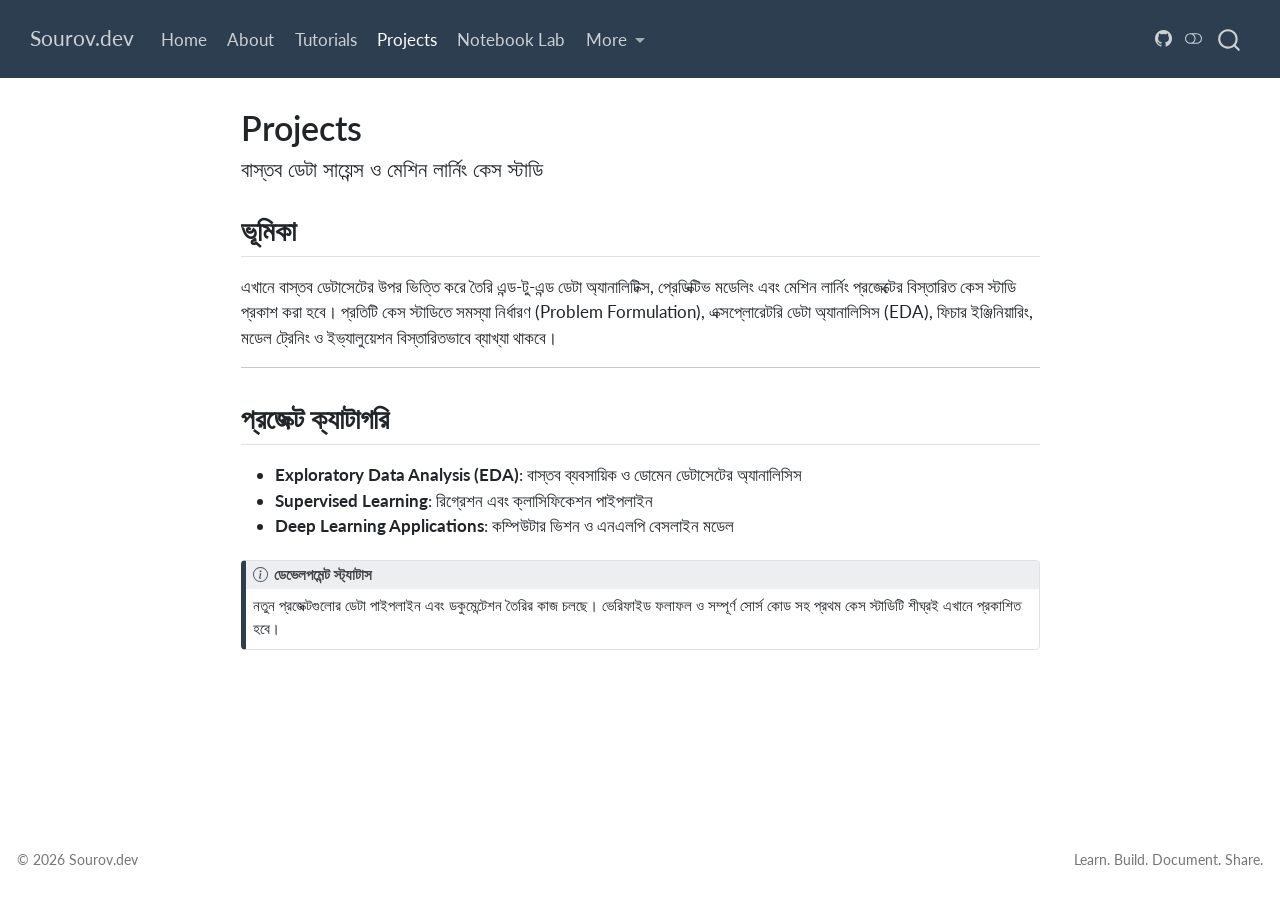
<file: docs/projects/index.html>
<!DOCTYPE html>
<html xmlns="http://www.w3.org/1999/xhtml" lang="en" xml:lang="en"><head>

<meta charset="utf-8">
<meta name="generator" content="quarto-1.11.9">

<meta name="viewport" content="width=device-width, initial-scale=1.0, user-scalable=yes">


<title>Projects – Sourov.dev</title>
<style>
/* Default styles provided by pandoc.
** See https://pandoc.org/MANUAL.html#variables-for-html for config info.
*/
span.smallcaps{font-variant: small-caps;}
div.columns{display: flex; gap: 1.5em;}
div.column{flex: auto;}
@media screen {
div.columns{gap: min(4vw, 1.5em);}
div.column{overflow-x: auto;}
}
div.hanging-indent{margin-left: 1.5em; text-indent: -1.5em;}
ul.task-list{list-style: none;}
ul.task-list li input[type="checkbox"] {
  width: 0.8em;
  margin: 0 0.8em 0.2em -1em; /* quarto-specific, see https://github.com/quarto-dev/quarto-cli/issues/4556 */ 
  vertical-align: middle;
}
</style>


<script src="../site_libs/quarto-nav/quarto-nav.js"></script>
<script src="../site_libs/quarto-nav/headroom.min.js"></script>
<script src="../site_libs/clipboard/clipboard.min.js"></script>
<script src="../site_libs/quarto-search/autocomplete.umd.js"></script>
<script src="../site_libs/quarto-search/fuse.min.js"></script>
<script src="../site_libs/quarto-search/quarto-search.js"></script>
<meta name="quarto:offset" content="../">
<script src="../site_libs/quarto-html/quarto.js" type="module"></script>
<script src="../site_libs/quarto-html/tabsets/tabsets.js" type="module"></script>
<script src="../site_libs/quarto-html/scrollable-regions/scrollable-regions.js" type="module"></script>
<script src="../site_libs/quarto-html/popper.min.js"></script>
<script src="../site_libs/quarto-html/tippy.umd.min.js"></script>
<script src="../site_libs/quarto-html/anchor.min.js"></script>
<link href="../site_libs/quarto-html/tippy.css" rel="stylesheet">
<link href="../site_libs/quarto-html/quarto-syntax-highlighting-63b5708e65d6cd79cd7618c58d0c21e7.css" rel="stylesheet" class="quarto-color-scheme" id="quarto-text-highlighting-styles">
<link href="../site_libs/quarto-html/quarto-syntax-highlighting-dark-447e42e69aaa9833c0ba1b986f430b20.css" rel="stylesheet" class="quarto-color-scheme quarto-color-alternate" id="quarto-text-highlighting-styles">
<link href="../site_libs/quarto-html/quarto-syntax-highlighting-63b5708e65d6cd79cd7618c58d0c21e7.css" rel="stylesheet" class="quarto-color-scheme-extra" id="quarto-text-highlighting-styles">
<script src="../site_libs/bootstrap/bootstrap.min.js"></script>
<link href="../site_libs/bootstrap/bootstrap-icons.css" rel="stylesheet">
<link href="../site_libs/bootstrap/bootstrap-934302be99620a7717735a1962b840b0.min.css" rel="stylesheet" append-hash="true" class="quarto-color-scheme" id="quarto-bootstrap" data-mode="light">
<link href="../site_libs/bootstrap/bootstrap-dark-17f392c82082e2a55e165ddc303e9f1f.min.css" rel="stylesheet" append-hash="true" class="quarto-color-scheme quarto-color-alternate" id="quarto-bootstrap" data-mode="dark">
<link href="../site_libs/bootstrap/bootstrap-934302be99620a7717735a1962b840b0.min.css" rel="stylesheet" append-hash="true" class="quarto-color-scheme-extra" id="quarto-bootstrap" data-mode="light">
<script id="quarto-search-options" type="application/json">{
  "location": "navbar",
  "copy-button": false,
  "collapse-after": 3,
  "panel-placement": "end",
  "type": "overlay",
  "limit": 50,
  "keyboard-shortcut": [
    "f",
    "/",
    "s"
  ],
  "language": {
    "search-no-results-text": "No results",
    "search-matching-documents-text": "matching documents",
    "search-copy-link-title": "Copy link to search",
    "search-hide-matches-text": "Hide additional matches",
    "search-more-match-text": "more match in this document",
    "search-more-matches-text": "more matches in this document",
    "search-clear-button-title": "Clear",
    "search-text-placeholder": "",
    "search-detached-cancel-button-title": "Cancel",
    "search-submit-button-title": "Submit",
    "search-label": "Search"
  }
}</script>
<style>html{ scroll-behavior: smooth; }</style>


</head>

<body class="nav-fixed fullcontent quarto-light"><a id="quarto-skip-link" class="visually-hidden-focusable" href="#quarto-document-content">Skip to main content</a><script id="quarto-html-before-body" type="application/javascript">
    const toggleBodyColorMode = (bsSheetEl) => {
      const mode = bsSheetEl.getAttribute("data-mode");
      const bodyEl = window.document.querySelector("body");
      if (mode === "dark") {
        bodyEl.classList.add("quarto-dark");
        bodyEl.classList.remove("quarto-light");
      } else {
        bodyEl.classList.add("quarto-light");
        bodyEl.classList.remove("quarto-dark");
      }
    }
    const toggleBodyColorPrimary = () => {
      const bsSheetEl = window.document.querySelector("link#quarto-bootstrap:not([rel=disabled-stylesheet])");
      if (bsSheetEl) {
        toggleBodyColorMode(bsSheetEl);
      }
    }
    const setColorSchemeToggle = (alternate) => {
      const toggles = window.document.querySelectorAll('.quarto-color-scheme-toggle');
      for (let i=0; i < toggles.length; i++) {
        const toggle = toggles[i];
        if (toggle) {
          toggle.setAttribute("aria-checked", alternate ? "true" : "false");
          if (alternate) {
            toggle.classList.add("alternate");
          } else {
            toggle.classList.remove("alternate");
          }
        }
      }
    };
    const toggleColorMode = (alternate) => {
      // Switch the stylesheets
      const primaryStylesheets = window.document.querySelectorAll('link.quarto-color-scheme:not(.quarto-color-alternate)');
      const alternateStylesheets = window.document.querySelectorAll('link.quarto-color-scheme.quarto-color-alternate');
      manageTransitions('#quarto-margin-sidebar .nav-link', false);
      if (alternate) {
        // note: dark is layered on light, we don't disable primary!
        enableStylesheet(alternateStylesheets);
        for (const sheetNode of alternateStylesheets) {
          if (sheetNode.id === "quarto-bootstrap") {
            toggleBodyColorMode(sheetNode);
          }
        }
      } else {
        disableStylesheet(alternateStylesheets);
        enableStylesheet(primaryStylesheets)
        toggleBodyColorPrimary();
      }
      manageTransitions('#quarto-margin-sidebar .nav-link', true);
      // Switch the toggles
      setColorSchemeToggle(alternate)
    }
    // Hack to workaround the fact that safari doesn't
    // properly recolor the scrollbar when toggling (#1455).
    // Not run on load: stylesheets are set before first paint there, and
    // scrolling would undo the scroll to a URL fragment (#14973).
    // The one pixel nudge keeps the reader where they were.
    const refreshSafariScrollbar = () => {
      if (navigator.userAgent.indexOf('Safari') > 0 && navigator.userAgent.indexOf('Chrome') == -1) {
        manageTransitions("body", false);
        const scrollY = window.scrollY;
        window.scrollTo(0, scrollY > 0 ? scrollY - 1 : 1);
        setTimeout(() => {
          window.scrollTo(0, scrollY);
          manageTransitions("body", true);
        }, 40);
      }
    }
    const disableStylesheet = (stylesheets) => {
      for (let i=0; i < stylesheets.length; i++) {
        const stylesheet = stylesheets[i];
        stylesheet.rel = 'disabled-stylesheet';
      }
    }
    const enableStylesheet = (stylesheets) => {
      for (let i=0; i < stylesheets.length; i++) {
        const stylesheet = stylesheets[i];
        if(stylesheet.rel !== 'stylesheet') { // for Chrome, which will still FOUC without this check
          stylesheet.rel = 'stylesheet';
        }
      }
    }
    const manageTransitions = (selector, allowTransitions) => {
      const els = window.document.querySelectorAll(selector);
      for (let i=0; i < els.length; i++) {
        const el = els[i];
        if (allowTransitions) {
          el.classList.remove('notransition');
        } else {
          el.classList.add('notransition');
        }
      }
    }
    const isFileUrl = () => {
      return window.location.protocol === 'file:';
    }
    const hasAlternateSentinel = () => {
      let styleSentinel = getColorSchemeSentinel();
      if (styleSentinel !== null) {
        return styleSentinel === "alternate";
      } else {
        return false;
      }
    }
    const setStyleSentinel = (alternate) => {
      const value = alternate ? "alternate" : "default";
      if (!isFileUrl()) {
        window.localStorage.setItem("quarto-color-scheme", value);
      } else {
        localAlternateSentinel = value;
      }
    }
    const getColorSchemeSentinel = () => {
      if (!isFileUrl()) {
        const storageValue = window.localStorage.getItem("quarto-color-scheme");
        return storageValue != null ? storageValue : localAlternateSentinel;
      } else {
        return localAlternateSentinel;
      }
    }
    const toggleGiscusIfUsed = (isAlternate, darkModeDefault) => {
      const baseTheme = document.querySelector('#giscus-base-theme')?.value ?? 'light';
      const alternateTheme = document.querySelector('#giscus-alt-theme')?.value ?? 'dark';
      let newTheme = '';
      if(authorPrefersDark) {
        newTheme = isAlternate ? baseTheme : alternateTheme;
      } else {
        newTheme = isAlternate ? alternateTheme : baseTheme;
      }
      const changeGiscusTheme = () => {
        // From: https://github.com/giscus/giscus/issues/336
        const sendMessage = (message) => {
          const iframe = document.querySelector('iframe.giscus-frame');
          if (!iframe) return;
          iframe.contentWindow.postMessage({ giscus: message }, 'https://giscus.app');
        }
        sendMessage({
          setConfig: {
            theme: newTheme
          }
        });
      }
      const isGiscussLoaded = window.document.querySelector('iframe.giscus-frame') !== null;
      if (isGiscussLoaded) {
        changeGiscusTheme();
      }
    };
    const authorPrefersDark = false;
    const queryPrefersDark = window.matchMedia('(prefers-color-scheme: dark)');
    const darkModeDefault = queryPrefersDark.matches;
      document.querySelector('link#quarto-text-highlighting-styles.quarto-color-scheme-extra').rel = 'disabled-stylesheet';
      document.querySelector('link#quarto-bootstrap.quarto-color-scheme-extra').rel = 'disabled-stylesheet';
    let localAlternateSentinel = darkModeDefault ? 'alternate' : 'default';
    // Dark / light mode switch
    window.quartoToggleColorScheme = () => {
      // Read the current dark / light value
      let toAlternate = !hasAlternateSentinel();
      toggleColorMode(toAlternate);
      refreshSafariScrollbar();
      setStyleSentinel(toAlternate);
      toggleGiscusIfUsed(toAlternate, darkModeDefault);
      window.dispatchEvent(new Event('resize'));
    };
    queryPrefersDark.addEventListener("change", e => {
      if(window.localStorage.getItem("quarto-color-scheme") !== null)
        return;
      const alternate = e.matches
      toggleColorMode(alternate);
      refreshSafariScrollbar();
      localAlternateSentinel = e.matches ? 'alternate' : 'default'; // this is used alongside local storage!
      toggleGiscusIfUsed(alternate, darkModeDefault);
    });
    // Switch to dark mode if need be
    if (hasAlternateSentinel()) {
      toggleColorMode(true);
    } else {
      toggleColorMode(false);
    }
  </script>

<div id="quarto-search-results"></div>
  <header id="quarto-header" class="headroom fixed-top">
    <nav class="navbar navbar-expand-lg " data-bs-theme="dark" aria-label="Site">
      <div class="navbar-container container-fluid">
      <div class="navbar-brand-container mx-auto">
    <a class="navbar-brand" href="../index.html">
    <span class="navbar-title">Sourov.dev</span>
    </a>
  </div>
          <button class="navbar-toggler" type="button" data-bs-toggle="collapse" data-bs-target="#navbarCollapse" aria-controls="navbarCollapse" aria-expanded="false" aria-label="Toggle navigation" onclick="if (window.quartoToggleHeadroom) { window.quartoToggleHeadroom(); }">
  <span class="navbar-toggler-icon"></span>
</button>
          <div class="collapse navbar-collapse" id="navbarCollapse">
            <ul class="navbar-nav navbar-nav-scroll me-auto">
  <li class="nav-item">
    <a class="nav-link" href="../index.html"> 
<span class="menu-text">Home</span></a>
  </li>  
  <li class="nav-item">
    <a class="nav-link" href="../about.html"> 
<span class="menu-text">About</span></a>
  </li>  
  <li class="nav-item">
    <a class="nav-link" href="../tutorials/index.html"> 
<span class="menu-text">Tutorials</span></a>
  </li>  
  <li class="nav-item">
    <a class="nav-link active" href="../projects/index.html" aria-current="page"> 
<span class="menu-text">Projects</span></a>
  </li>  
  <li class="nav-item">
    <a class="nav-link" href="../notebooks/index.html"> 
<span class="menu-text">Notebook Lab</span></a>
  </li>  
  <li class="nav-item dropdown ">
    <a class="nav-link dropdown-toggle" href="#" id="nav-menu-more" role="link" data-bs-toggle="dropdown" aria-expanded="false">
 <span class="menu-text">More</span>
    </a>
    <ul class="dropdown-menu" aria-labelledby="nav-menu-more">    
        <li>
    <a class="dropdown-item" href="../updates/index.html">
 <span class="dropdown-text">Learning Log</span></a>
  </li>  
        <li>
    <a class="dropdown-item" href="../resources/index.html">
 <span class="dropdown-text">Resources</span></a>
  </li>  
        <li>
    <a class="dropdown-item" href="../contact.html">
 <span class="dropdown-text">Contact</span></a>
  </li>  
    </ul>
  </li>
</ul>
          </div> <!-- /navcollapse -->
            <div class="quarto-navbar-tools">
    <a href="https://github.com/Sourov1252" title="GitHub" class="quarto-navigation-tool px-1" aria-label="GitHub"><i class="bi bi-github"></i></a>
  <button type="button" role="switch" aria-checked="false" class="quarto-color-scheme-toggle quarto-navigation-tool  px-1" onclick="window.quartoToggleColorScheme(); return false;" title="Toggle dark mode" aria-label="Toggle dark mode"><i class="bi"></i></button>
</div>
            <div id="quarto-search" class="" title="Search"></div>
      </div> <!-- /container-fluid -->
    </nav>
</header>
<!-- content -->
<div id="quarto-content" class="quarto-container page-columns page-rows-contents page-layout-article page-navbar">
<!-- sidebar -->
<!-- margin-sidebar -->
    
<!-- main -->
<main class="content" id="quarto-document-content" tabindex="-1">


<header id="title-block-header" class="quarto-title-block default">
<div class="quarto-title">
<h1 class="title">Projects</h1>
<p class="subtitle lead">বাস্তব ডেটা সায়েন্স ও মেশিন লার্নিং কেস স্টাডি</p>
</div>



<div class="quarto-title-meta">

    
  
    
  </div>
  


</header>


<section id="ভমক" class="level2">
<h2 class="anchored" data-anchor-id="ভমক">ভূমিকা</h2>
<p>এখানে বাস্তব ডেটাসেটের উপর ভিত্তি করে তৈরি এন্ড-টু-এন্ড ডেটা অ্যানালিটিক্স, প্রেডিক্টিভ মডেলিং এবং মেশিন লার্নিং প্রজেক্টের বিস্তারিত কেস স্টাডি প্রকাশ করা হবে। প্রতিটি কেস স্টাডিতে সমস্যা নির্ধারণ (Problem Formulation), এক্সপ্লোরেটরি ডেটা অ্যানালিসিস (EDA), ফিচার ইঞ্জিনিয়ারিং, মডেল ট্রেনিং ও ইভ্যালুয়েশন বিস্তারিতভাবে ব্যাখ্যা থাকবে।</p>
<hr>
</section>
<section id="পরজকট-কযটগর" class="level2">
<h2 class="anchored" data-anchor-id="পরজকট-কযটগর">প্রজেক্ট ক্যাটাগরি</h2>
<ul>
<li><strong>Exploratory Data Analysis (EDA)</strong>: বাস্তব ব্যবসায়িক ও ডোমেন ডেটাসেটের অ্যানালিসিস</li>
<li><strong>Supervised Learning</strong>: রিগ্রেশন এবং ক্লাসিফিকেশন পাইপলাইন</li>
<li><strong>Deep Learning Applications</strong>: কম্পিউটার ভিশন ও এনএলপি বেসলাইন মডেল</li>
</ul>
<div class="callout callout-style-default callout-note callout-titled">
<div class="callout-header d-flex align-content-center">
<div class="callout-icon-container">
<i class="callout-icon"></i>
</div>
<div class="callout-title-container flex-fill">
<span class="screen-reader-only">Note</span>ডেভেলপমেন্ট স্ট্যাটাস
</div>
</div>
<div class="callout-body-container callout-body">
<p>নতুন প্রজেক্টগুলোর ডেটা পাইপলাইন এবং ডকুমেন্টেশন তৈরির কাজ চলছে। ভেরিফাইড ফলাফল ও সম্পূর্ণ সোর্স কোড সহ প্রথম কেস স্টাডিটি শীঘ্রই এখানে প্রকাশিত হবে।</p>
</div>
</div>


</section>

</main> <!-- /main -->
<script id="quarto-html-after-body" type="application/javascript">
  window.document.addEventListener("DOMContentLoaded", function (event) {
    // Ensure there is a toggle, if there isn't float one in the top right
    if (window.document.querySelector('.quarto-color-scheme-toggle') === null) {
      const toggle = window.document.createElement('button');
      toggle.type = "button";
      toggle.setAttribute("role", "switch");
      toggle.setAttribute("aria-checked", "false");
      toggle.classList.add('top-right');
      toggle.classList.add('quarto-color-scheme-toggle');
      toggle.setAttribute("aria-label", "Toggle dark mode");
      toggle.onclick = function() { try { window.quartoToggleColorScheme(); } catch {} return false; };
      const i = window.document.createElement("i");
      i.classList.add('bi');
      toggle.appendChild(i);
      // Put the toggle in a landmark of its own, so that landmark navigation
      // can reach it.
      //
      // The container is always a fresh direct child of body, and the toggle is
      // never moved into page furniture that the theme or the author controls.
      // The toggle is positioned against the page, so any ancestor that
      // establishes a containing block captures it: a positioned element or a
      // grid for position: absolute, and transform, filter, will-change or
      // contain for position: fixed. A direct child of body has none of these
      // to inherit, and the shift when one appears is silent and visual.
      //
      // ARIA says a document should have at most one banner, and axe reports a
      // duplicate whether or not the banners carry distinct labels. So use a
      // header when the page has no banner yet, and a named region otherwise.
      //
      // A header is a banner wherever it sits, unless it is inside sectioning
      // content, so this cannot just look at the children of body: a custom
      // page layout wraps the title block header in a plain div. An explicit
      // role="banner" always counts.
      const sectioning = 'article, aside, main, nav, section, [role="article"], [role="complementary"], [role="main"], [role="navigation"], [role="region"]';
      const hasBanner = Array.from(
        window.document.querySelectorAll('header:not([role]), [role="banner"]')
      ).some(function(el) {
        return el.hasAttribute("role") || el.closest(sectioning) === null;
      });
      const container = window.document.createElement(hasBanner ? "div" : "header");
      if (hasBanner) {
        container.setAttribute("role", "region");
        container.setAttribute("aria-label", "Toggle dark mode");
      }
      container.classList.add('quarto-color-scheme-toggle-container');
      container.appendChild(toggle);
      window.document.body.appendChild(container);
    }
    setColorSchemeToggle(hasAlternateSentinel())
    const icon = "";
    const anchorJS = new window.AnchorJS();
    anchorJS.options = {
      placement: 'right',
      icon: icon
    };
    anchorJS.add('.anchored');
    const isCodeAnnotation = (el) => {
      for (const clz of el.classList) {
        if (clz.startsWith('code-annotation-')) {                     
          return true;
        }
      }
      return false;
    }
    const onCopySuccess = function(e) {
      // button target
      const button = e.trigger;
      // don't keep focus
      button.blur();
      // flash "checked"
      button.classList.add('code-copy-button-checked');
      var currentTitle = button.getAttribute("title");
      button.setAttribute("title", "Copied!");
      let tooltip;
      if (window.bootstrap) {
        button.setAttribute("data-bs-toggle", "tooltip");
        button.setAttribute("data-bs-placement", "left");
        button.setAttribute("data-bs-title", "Copied!");
        tooltip = new bootstrap.Tooltip(button, 
          { trigger: "manual", 
            customClass: "code-copy-button-tooltip",
            offset: [0, -8]});
        tooltip.show();    
      }
      setTimeout(function() {
        if (tooltip) {
          tooltip.hide();
          button.removeAttribute("data-bs-title");
          button.removeAttribute("data-bs-toggle");
          button.removeAttribute("data-bs-placement");
        }
        button.setAttribute("title", currentTitle);
        button.classList.remove('code-copy-button-checked');
      }, 1000);
      // clear code selection
      e.clearSelection();
    }
    const getTextToCopy = function(trigger) {
      const outerScaffold = trigger.parentElement.cloneNode(true);
      const codeEl = outerScaffold.querySelector('code');
      for (const childEl of codeEl.children) {
        if (isCodeAnnotation(childEl)) {
          childEl.remove();
        }
      }
      return codeEl.innerText;
    }
    const clipboard = new window.ClipboardJS('.code-copy-button:not([data-in-quarto-modal])', {
      text: getTextToCopy
    });
    clipboard.on('success', onCopySuccess);
    if (window.document.getElementById('quarto-embedded-source-code-modal')) {
      const clipboardModal = new window.ClipboardJS('.code-copy-button[data-in-quarto-modal]', {
        text: getTextToCopy,
        container: window.document.getElementById('quarto-embedded-source-code-modal')
      });
      clipboardModal.on('success', onCopySuccess);
    }
      var localhostRegex = new RegExp(/^(?:http|https):\/\/localhost\:?[0-9]*\//);
      var mailtoRegex = new RegExp(/^mailto:/);
        var filterRegex = new RegExp("https:\/\/sourov1252\.github\.io");
      var isInternal = (href) => {
          return filterRegex.test(href) || localhostRegex.test(href) || mailtoRegex.test(href);
      }
      // Inspect non-navigation links and adorn them if external
      window.quartoDecorateExternalLinks = function (root) {
     var links = (root || window.document).querySelectorAll('a[href]:not(.nav-link):not(.navbar-brand):not(.toc-action):not(.sidebar-link):not(.sidebar-item-toggle):not(.pagination-link):not(.no-external):not([aria-hidden]):not(.dropdown-item):not(.quarto-navigation-tool):not(.about-link)');
      for (var i=0; i<links.length; i++) {
        const link = links[i];
        if (!isInternal(link.href)) {
          // undo the damage that might have been done by quarto-nav.js in the case of
          // links that we want to consider external
          if (link.dataset.originalHref !== undefined) {
            link.href = link.dataset.originalHref;
          }
          if (!link.classList.contains('no-external-icon')) {
          }
        }
      }
      };
      window.quartoDecorateExternalLinks(window.document);
    // Esc closes the popup (WCAG 1.4.13) and focus leaving both trigger and
    // popup closes it (WCAG 2.4.11); tippy handles neither for interactive popups.
    const hideOnEscAndFocusOut = {
      name: 'hideOnEscAndFocusOut',
      defaultValue: true,
      fn(instance) {
        const dismiss = () => {
          // A show scheduled by the trigger delay would otherwise reopen it
          instance.clearDelayTimeouts();
          instance.hide();
        };
        const onKeyDown = (event) => {
          if (event.key !== 'Escape') {
            return;
          }
          // Keep Esc from also reaching page handlers (e.g. reveal.js overview),
          // except an open reveal.js slide menu, which Esc should close too.
          // The menu handles keys only when its keyboard option is on.
          const menuHandlesEsc = window.Reveal?.getPlugin?.('menu')?.isOpen() &&
            window.Reveal.getConfig().menu?.keyboard !== false;
          if (!menuHandlesEsc) {
            event.stopPropagation();
          }
          if (instance.popper.contains(window.document.activeElement)) {
            // Disabled while refocusing so the focus trigger does not reopen it
            instance.disable();
            instance.reference.focus();
            instance.enable();
          }
          dismiss();
        };
        const onFocusOut = (event) => {
          const target = event.relatedTarget;
          if (target && !instance.reference.contains(target) &&
              !instance.popper.contains(target)) {
            dismiss();
          }
        };
        // On the trigger too: a click trigger (code-annotations: select) has no
        // blur handling. Attached for the instance's lifetime so leaving the
        // trigger also cancels a show still pending on the trigger delay.
        instance.reference.addEventListener('focusout', onFocusOut);
        return {
          onShow() {
            window.document.addEventListener('keydown', onKeyDown, true);
            instance.popper.addEventListener('focusout', onFocusOut);
          },
          onHide() {
            window.document.removeEventListener('keydown', onKeyDown, true);
            instance.popper.removeEventListener('focusout', onFocusOut);
          },
          onDestroy() {
            instance.reference.removeEventListener('focusout', onFocusOut);
          },
        };
      },
    };
    function tippyHover(el, contentFn, onTriggerFn, onUntriggerFn) {
      const config = {
        allowHTML: true,
        maxWidth: 500,
        delay: 100,
        arrow: false,
        appendTo: function(el) {
            return el.parentElement;
        },
        interactive: true,
        interactiveBorder: 10,
        theme: 'quarto',
        placement: 'bottom-start',
        plugins: [hideOnEscAndFocusOut],
      };
      if (contentFn) {
        config.content = contentFn;
      }
      if (onTriggerFn) {
        config.onTrigger = onTriggerFn;
      }
      if (onUntriggerFn) {
        config.onUntrigger = onUntriggerFn;
      }
      window.tippy(el, config); 
    }
    const noterefs = window.document.querySelectorAll('a[role="doc-noteref"]');
    for (var i=0; i<noterefs.length; i++) {
      const ref = noterefs[i];
      tippyHover(ref, function() {
        // use id or data attribute instead here
        let href = ref.getAttribute('data-footnote-href') || ref.getAttribute('href');
        try { href = new URL(href).hash; } catch {}
        const id = href.replace(/^#\/?/, "");
        const note = window.document.getElementById(id);
        if (note) {
          return note.innerHTML;
        } else {
          return "";
        }
      });
    }
    const xrefs = window.document.querySelectorAll('a.quarto-xref');
    const processXRef = (id, note) => {
      // Strip column container classes
      const stripColumnClz = (el) => {
        el.classList.remove("page-full", "page-columns");
        if (el.children) {
          for (const child of el.children) {
            stripColumnClz(child);
          }
        }
      }
      stripColumnClz(note)
      if (id === null || id.startsWith('sec-')) {
        // Special case sections, only their first couple elements
        const container = document.createElement("div");
        if (note.children && note.children.length > 2) {
          container.appendChild(note.children[0].cloneNode(true));
          for (let i = 1; i < note.children.length; i++) {
            const child = note.children[i];
            if (child.tagName === "P" && child.innerText === "") {
              continue;
            } else {
              container.appendChild(child.cloneNode(true));
              break;
            }
          }
          if (window.Quarto?.typesetMath) {
            window.Quarto.typesetMath(container);
          }
          return container.innerHTML
        } else {
          if (window.Quarto?.typesetMath) {
            window.Quarto.typesetMath(note);
          }
          return note.innerHTML;
        }
      } else {
        // Remove any anchor links if they are present
        const anchorLink = note.querySelector('a.anchorjs-link');
        if (anchorLink) {
          anchorLink.remove();
        }
        if (window.Quarto?.typesetMath) {
          window.Quarto.typesetMath(note);
        }
        if (note.classList.contains("callout")) {
          return note.outerHTML;
        } else {
          return note.innerHTML;
        }
      }
    }
    for (var i=0; i<xrefs.length; i++) {
      const xref = xrefs[i];
      tippyHover(xref, undefined, function(instance) {
        instance.disable();
        let url = xref.getAttribute('href');
        let hash = undefined; 
        if (url.startsWith('#')) {
          hash = url;
        } else {
          try { hash = new URL(url).hash; } catch {}
        }
        if (hash) {
          const id = hash.replace(/^#\/?/, "");
          const note = window.document.getElementById(id);
          if (note !== null) {
            try {
              const html = processXRef(id, note.cloneNode(true));
              instance.setContent(html);
            } finally {
              instance.enable();
              instance.show();
            }
          } else {
            // See if we can fetch this
            fetch(url.split('#')[0])
            .then(res => res.text())
            .then(html => {
              const parser = new DOMParser();
              const htmlDoc = parser.parseFromString(html, "text/html");
              const note = htmlDoc.getElementById(id);
              if (note !== null) {
                const html = processXRef(id, note);
                instance.setContent(html);
              } 
            }).finally(() => {
              instance.enable();
              instance.show();
            });
          }
        } else {
          // See if we can fetch a full url (with no hash to target)
          // This is a special case and we should probably do some content thinning / targeting
          fetch(url)
          .then(res => res.text())
          .then(html => {
            const parser = new DOMParser();
            const htmlDoc = parser.parseFromString(html, "text/html");
            const note = htmlDoc.querySelector('main.content');
            if (note !== null) {
              // This should only happen for chapter cross references
              // (since there is no id in the URL)
              // remove the first header
              if (note.children.length > 0 && note.children[0].tagName === "HEADER") {
                note.children[0].remove();
              }
              const html = processXRef(null, note);
              instance.setContent(html);
            } 
          }).finally(() => {
            instance.enable();
            instance.show();
          });
        }
      }, function(instance) {
      });
    }
        let selectedAnnoteEl;
        const selectorForAnnotation = ( cell, annotation) => {
          let cellAttr = 'data-code-cell="' + cell + '"';
          let lineAttr = 'data-code-annotation="' +  annotation + '"';
          const selector = 'span[' + cellAttr + '][' + lineAttr + ']';
          return selector;
        }
        const selectCodeLines = (annoteEl) => {
          const doc = window.document;
          const targetCell = annoteEl.getAttribute("data-target-cell");
          const targetAnnotation = annoteEl.getAttribute("data-target-annotation");
          const annoteSpan = window.document.querySelector(selectorForAnnotation(targetCell, targetAnnotation));
          const lines = annoteSpan.getAttribute("data-code-lines").split(",");
          const lineIds = lines.map((line) => {
            return targetCell + "-" + line;
          })
          // Each band is positioned against its own containing block, which is
          // not the offsetParent of the lines, so place it from client rects.
          const placeBand = (band, firstEl, lastEl, codeBlock) => {
            const container = band.offsetParent;
            if (container === null) {
              return;
            }
            const containerRect = container.getBoundingClientRect();
            // Reveal.js scales slides with a transform, so convert client
            // pixels back to the CSS pixels of the container.
            const scale = containerRect.height / container.offsetHeight || 1;
            const firstRect = firstEl.getBoundingClientRect();
            const lastRect = lastEl.getBoundingClientRect();
            const top = (firstRect.top - containerRect.top) / scale - container.clientTop + container.scrollTop;
            const height = (lastRect.bottom - firstRect.top) / scale;
            band.style.top = top - 2 + "px";
            band.style.height = height + 4 + "px";
            if (codeBlock) {
              // Without the copy button wrapper, the containing block is wider
              // than the code block, so span the code block explicitly.
              const blockRect = codeBlock.getBoundingClientRect();
              band.style.left = (blockRect.left - containerRect.left) / scale - container.clientLeft + container.scrollLeft + "px";
              band.style.width = blockRect.width / scale + "px";
            }
          };
          if (lineIds.length > 0) {
            const el = window.document.getElementById(lineIds[0]);
            const lastEl = window.document.getElementById(lineIds[lineIds.length - 1]);
            const parent = el.parentElement.parentElement;
            // cook up a div (if necessary) and position it
            let div = window.document.getElementById("code-annotation-line-highlight");
            if (div === null) {
              div = window.document.createElement("div");
              div.setAttribute("id", "code-annotation-line-highlight");
              div.style.position = 'absolute';
              parent.appendChild(div);
            }
            placeBand(div, el, lastEl, parent.closest("div.sourceCode") || parent);
            let gutterDiv = window.document.getElementById("code-annotation-line-highlight-gutter");
            if (gutterDiv === null) {
              gutterDiv = window.document.createElement("div");
              gutterDiv.setAttribute("id", "code-annotation-line-highlight-gutter");
              gutterDiv.style.position = 'absolute';
              const codeCell = window.document.getElementById(targetCell);
              const gutter = codeCell.querySelector('.code-annotation-gutter');
              gutter.appendChild(gutterDiv);
            }
            placeBand(gutterDiv, el, lastEl);
            selectedAnnoteEl = annoteEl;
          }
        };
        const unselectCodeLines = () => {
          const elementsIds = ["code-annotation-line-highlight", "code-annotation-line-highlight-gutter"];
          elementsIds.forEach((elId) => {
            const div = window.document.getElementById(elId);
            if (div) {
              div.remove();
            }
          });
          selectedAnnoteEl = undefined;
        };
          // Handle positioning of the toggle
      window.addEventListener(
        "resize",
        throttle(() => {
          elRect = undefined;
          if (selectedAnnoteEl) {
            selectCodeLines(selectedAnnoteEl);
          }
        }, 10)
      );
      function throttle(fn, ms) {
      let throttle = false;
      let timer;
        return (...args) => {
          if(!throttle) { // first call gets through
              fn.apply(this, args);
              throttle = true;
          } else { // all the others get throttled
              if(timer) clearTimeout(timer); // cancel #2
              timer = setTimeout(() => {
                fn.apply(this, args);
                timer = throttle = false;
              }, ms);
          }
        };
      }
        // Attach click handler to the DT
        const annoteDls = window.document.querySelectorAll('dt[data-target-cell]');
        for (const annoteDlNode of annoteDls) {
          annoteDlNode.addEventListener('click', (event) => {
            const clickedEl = event.target;
            if (clickedEl !== selectedAnnoteEl) {
              unselectCodeLines();
              const activeEl = window.document.querySelector('dt[data-target-cell].code-annotation-active');
              if (activeEl) {
                activeEl.classList.remove('code-annotation-active');
              }
              selectCodeLines(clickedEl);
              clickedEl.classList.add('code-annotation-active');
            } else {
              // Unselect the line
              unselectCodeLines();
              clickedEl.classList.remove('code-annotation-active');
            }
          });
        }
    const findCites = (el) => {
      const parentEl = el.parentElement;
      if (parentEl) {
        const cites = parentEl.dataset.cites;
        if (cites) {
          return {
            el,
            cites: cites.split(' ')
          };
        } else {
          return findCites(el.parentElement)
        }
      } else {
        return undefined;
      }
    };
    var bibliorefs = window.document.querySelectorAll('a[role="doc-biblioref"]');
    for (var i=0; i<bibliorefs.length; i++) {
      const ref = bibliorefs[i];
      const citeInfo = findCites(ref);
      if (citeInfo) {
        tippyHover(citeInfo.el, function() {
          var popup = window.document.createElement('div');
          citeInfo.cites.forEach(function(cite) {
            var citeDiv = window.document.createElement('div');
            citeDiv.classList.add('hanging-indent');
            citeDiv.classList.add('csl-entry');
            var biblioDiv = window.document.getElementById('ref-' + cite);
            if (biblioDiv) {
              citeDiv.innerHTML = biblioDiv.innerHTML;
            }
            popup.appendChild(citeDiv);
          });
          return popup.innerHTML;
        });
      }
    }
  });
  </script>
  <script type="application/javascript">
  window.quartoScrollableRegionsLabels = {"code":"Scrollable code","output":"Scrollable output"};
  </script>
</div> <!-- /content -->
<footer class="footer">
  <div class="nav-footer">
    <div class="nav-footer-left">
<p>© 2026 Sourov.dev</p>
</div>   
    <div class="nav-footer-center">
      &nbsp;
    </div>
    <div class="nav-footer-right">
<p>Learn. Build. Document. Share.</p>
</div>
  </div>
</footer>




<script src="../site_libs/quarto-html/zenscroll-min.js"></script>
</body></html>
</file>
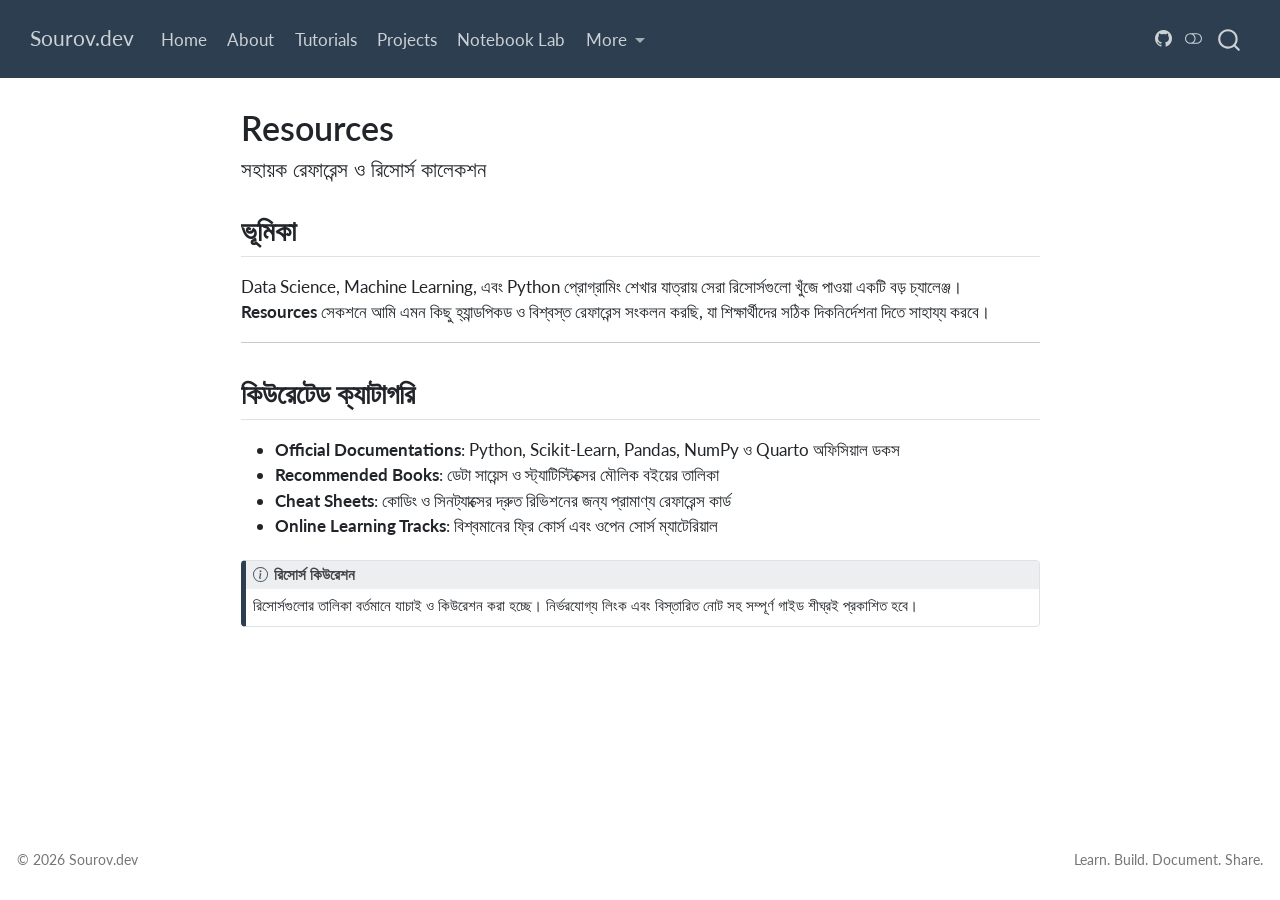
<file: docs/resources/index.html>
<!DOCTYPE html>
<html xmlns="http://www.w3.org/1999/xhtml" lang="en" xml:lang="en"><head>

<meta charset="utf-8">
<meta name="generator" content="quarto-1.11.9">

<meta name="viewport" content="width=device-width, initial-scale=1.0, user-scalable=yes">


<title>Resources – Sourov.dev</title>
<style>
/* Default styles provided by pandoc.
** See https://pandoc.org/MANUAL.html#variables-for-html for config info.
*/
span.smallcaps{font-variant: small-caps;}
div.columns{display: flex; gap: 1.5em;}
div.column{flex: auto;}
@media screen {
div.columns{gap: min(4vw, 1.5em);}
div.column{overflow-x: auto;}
}
div.hanging-indent{margin-left: 1.5em; text-indent: -1.5em;}
ul.task-list{list-style: none;}
ul.task-list li input[type="checkbox"] {
  width: 0.8em;
  margin: 0 0.8em 0.2em -1em; /* quarto-specific, see https://github.com/quarto-dev/quarto-cli/issues/4556 */ 
  vertical-align: middle;
}
</style>


<script src="../site_libs/quarto-nav/quarto-nav.js"></script>
<script src="../site_libs/quarto-nav/headroom.min.js"></script>
<script src="../site_libs/clipboard/clipboard.min.js"></script>
<script src="../site_libs/quarto-search/autocomplete.umd.js"></script>
<script src="../site_libs/quarto-search/fuse.min.js"></script>
<script src="../site_libs/quarto-search/quarto-search.js"></script>
<meta name="quarto:offset" content="../">
<script src="../site_libs/quarto-html/quarto.js" type="module"></script>
<script src="../site_libs/quarto-html/tabsets/tabsets.js" type="module"></script>
<script src="../site_libs/quarto-html/scrollable-regions/scrollable-regions.js" type="module"></script>
<script src="../site_libs/quarto-html/popper.min.js"></script>
<script src="../site_libs/quarto-html/tippy.umd.min.js"></script>
<script src="../site_libs/quarto-html/anchor.min.js"></script>
<link href="../site_libs/quarto-html/tippy.css" rel="stylesheet">
<link href="../site_libs/quarto-html/quarto-syntax-highlighting-63b5708e65d6cd79cd7618c58d0c21e7.css" rel="stylesheet" class="quarto-color-scheme" id="quarto-text-highlighting-styles">
<link href="../site_libs/quarto-html/quarto-syntax-highlighting-dark-447e42e69aaa9833c0ba1b986f430b20.css" rel="stylesheet" class="quarto-color-scheme quarto-color-alternate" id="quarto-text-highlighting-styles">
<link href="../site_libs/quarto-html/quarto-syntax-highlighting-63b5708e65d6cd79cd7618c58d0c21e7.css" rel="stylesheet" class="quarto-color-scheme-extra" id="quarto-text-highlighting-styles">
<script src="../site_libs/bootstrap/bootstrap.min.js"></script>
<link href="../site_libs/bootstrap/bootstrap-icons.css" rel="stylesheet">
<link href="../site_libs/bootstrap/bootstrap-934302be99620a7717735a1962b840b0.min.css" rel="stylesheet" append-hash="true" class="quarto-color-scheme" id="quarto-bootstrap" data-mode="light">
<link href="../site_libs/bootstrap/bootstrap-dark-17f392c82082e2a55e165ddc303e9f1f.min.css" rel="stylesheet" append-hash="true" class="quarto-color-scheme quarto-color-alternate" id="quarto-bootstrap" data-mode="dark">
<link href="../site_libs/bootstrap/bootstrap-934302be99620a7717735a1962b840b0.min.css" rel="stylesheet" append-hash="true" class="quarto-color-scheme-extra" id="quarto-bootstrap" data-mode="light">
<script id="quarto-search-options" type="application/json">{
  "location": "navbar",
  "copy-button": false,
  "collapse-after": 3,
  "panel-placement": "end",
  "type": "overlay",
  "limit": 50,
  "keyboard-shortcut": [
    "f",
    "/",
    "s"
  ],
  "language": {
    "search-no-results-text": "No results",
    "search-matching-documents-text": "matching documents",
    "search-copy-link-title": "Copy link to search",
    "search-hide-matches-text": "Hide additional matches",
    "search-more-match-text": "more match in this document",
    "search-more-matches-text": "more matches in this document",
    "search-clear-button-title": "Clear",
    "search-text-placeholder": "",
    "search-detached-cancel-button-title": "Cancel",
    "search-submit-button-title": "Submit",
    "search-label": "Search"
  }
}</script>
<style>html{ scroll-behavior: smooth; }</style>


</head>

<body class="nav-fixed fullcontent quarto-light"><a id="quarto-skip-link" class="visually-hidden-focusable" href="#quarto-document-content">Skip to main content</a><script id="quarto-html-before-body" type="application/javascript">
    const toggleBodyColorMode = (bsSheetEl) => {
      const mode = bsSheetEl.getAttribute("data-mode");
      const bodyEl = window.document.querySelector("body");
      if (mode === "dark") {
        bodyEl.classList.add("quarto-dark");
        bodyEl.classList.remove("quarto-light");
      } else {
        bodyEl.classList.add("quarto-light");
        bodyEl.classList.remove("quarto-dark");
      }
    }
    const toggleBodyColorPrimary = () => {
      const bsSheetEl = window.document.querySelector("link#quarto-bootstrap:not([rel=disabled-stylesheet])");
      if (bsSheetEl) {
        toggleBodyColorMode(bsSheetEl);
      }
    }
    const setColorSchemeToggle = (alternate) => {
      const toggles = window.document.querySelectorAll('.quarto-color-scheme-toggle');
      for (let i=0; i < toggles.length; i++) {
        const toggle = toggles[i];
        if (toggle) {
          toggle.setAttribute("aria-checked", alternate ? "true" : "false");
          if (alternate) {
            toggle.classList.add("alternate");
          } else {
            toggle.classList.remove("alternate");
          }
        }
      }
    };
    const toggleColorMode = (alternate) => {
      // Switch the stylesheets
      const primaryStylesheets = window.document.querySelectorAll('link.quarto-color-scheme:not(.quarto-color-alternate)');
      const alternateStylesheets = window.document.querySelectorAll('link.quarto-color-scheme.quarto-color-alternate');
      manageTransitions('#quarto-margin-sidebar .nav-link', false);
      if (alternate) {
        // note: dark is layered on light, we don't disable primary!
        enableStylesheet(alternateStylesheets);
        for (const sheetNode of alternateStylesheets) {
          if (sheetNode.id === "quarto-bootstrap") {
            toggleBodyColorMode(sheetNode);
          }
        }
      } else {
        disableStylesheet(alternateStylesheets);
        enableStylesheet(primaryStylesheets)
        toggleBodyColorPrimary();
      }
      manageTransitions('#quarto-margin-sidebar .nav-link', true);
      // Switch the toggles
      setColorSchemeToggle(alternate)
    }
    // Hack to workaround the fact that safari doesn't
    // properly recolor the scrollbar when toggling (#1455).
    // Not run on load: stylesheets are set before first paint there, and
    // scrolling would undo the scroll to a URL fragment (#14973).
    // The one pixel nudge keeps the reader where they were.
    const refreshSafariScrollbar = () => {
      if (navigator.userAgent.indexOf('Safari') > 0 && navigator.userAgent.indexOf('Chrome') == -1) {
        manageTransitions("body", false);
        const scrollY = window.scrollY;
        window.scrollTo(0, scrollY > 0 ? scrollY - 1 : 1);
        setTimeout(() => {
          window.scrollTo(0, scrollY);
          manageTransitions("body", true);
        }, 40);
      }
    }
    const disableStylesheet = (stylesheets) => {
      for (let i=0; i < stylesheets.length; i++) {
        const stylesheet = stylesheets[i];
        stylesheet.rel = 'disabled-stylesheet';
      }
    }
    const enableStylesheet = (stylesheets) => {
      for (let i=0; i < stylesheets.length; i++) {
        const stylesheet = stylesheets[i];
        if(stylesheet.rel !== 'stylesheet') { // for Chrome, which will still FOUC without this check
          stylesheet.rel = 'stylesheet';
        }
      }
    }
    const manageTransitions = (selector, allowTransitions) => {
      const els = window.document.querySelectorAll(selector);
      for (let i=0; i < els.length; i++) {
        const el = els[i];
        if (allowTransitions) {
          el.classList.remove('notransition');
        } else {
          el.classList.add('notransition');
        }
      }
    }
    const isFileUrl = () => {
      return window.location.protocol === 'file:';
    }
    const hasAlternateSentinel = () => {
      let styleSentinel = getColorSchemeSentinel();
      if (styleSentinel !== null) {
        return styleSentinel === "alternate";
      } else {
        return false;
      }
    }
    const setStyleSentinel = (alternate) => {
      const value = alternate ? "alternate" : "default";
      if (!isFileUrl()) {
        window.localStorage.setItem("quarto-color-scheme", value);
      } else {
        localAlternateSentinel = value;
      }
    }
    const getColorSchemeSentinel = () => {
      if (!isFileUrl()) {
        const storageValue = window.localStorage.getItem("quarto-color-scheme");
        return storageValue != null ? storageValue : localAlternateSentinel;
      } else {
        return localAlternateSentinel;
      }
    }
    const toggleGiscusIfUsed = (isAlternate, darkModeDefault) => {
      const baseTheme = document.querySelector('#giscus-base-theme')?.value ?? 'light';
      const alternateTheme = document.querySelector('#giscus-alt-theme')?.value ?? 'dark';
      let newTheme = '';
      if(authorPrefersDark) {
        newTheme = isAlternate ? baseTheme : alternateTheme;
      } else {
        newTheme = isAlternate ? alternateTheme : baseTheme;
      }
      const changeGiscusTheme = () => {
        // From: https://github.com/giscus/giscus/issues/336
        const sendMessage = (message) => {
          const iframe = document.querySelector('iframe.giscus-frame');
          if (!iframe) return;
          iframe.contentWindow.postMessage({ giscus: message }, 'https://giscus.app');
        }
        sendMessage({
          setConfig: {
            theme: newTheme
          }
        });
      }
      const isGiscussLoaded = window.document.querySelector('iframe.giscus-frame') !== null;
      if (isGiscussLoaded) {
        changeGiscusTheme();
      }
    };
    const authorPrefersDark = false;
    const queryPrefersDark = window.matchMedia('(prefers-color-scheme: dark)');
    const darkModeDefault = queryPrefersDark.matches;
      document.querySelector('link#quarto-text-highlighting-styles.quarto-color-scheme-extra').rel = 'disabled-stylesheet';
      document.querySelector('link#quarto-bootstrap.quarto-color-scheme-extra').rel = 'disabled-stylesheet';
    let localAlternateSentinel = darkModeDefault ? 'alternate' : 'default';
    // Dark / light mode switch
    window.quartoToggleColorScheme = () => {
      // Read the current dark / light value
      let toAlternate = !hasAlternateSentinel();
      toggleColorMode(toAlternate);
      refreshSafariScrollbar();
      setStyleSentinel(toAlternate);
      toggleGiscusIfUsed(toAlternate, darkModeDefault);
      window.dispatchEvent(new Event('resize'));
    };
    queryPrefersDark.addEventListener("change", e => {
      if(window.localStorage.getItem("quarto-color-scheme") !== null)
        return;
      const alternate = e.matches
      toggleColorMode(alternate);
      refreshSafariScrollbar();
      localAlternateSentinel = e.matches ? 'alternate' : 'default'; // this is used alongside local storage!
      toggleGiscusIfUsed(alternate, darkModeDefault);
    });
    // Switch to dark mode if need be
    if (hasAlternateSentinel()) {
      toggleColorMode(true);
    } else {
      toggleColorMode(false);
    }
  </script>

<div id="quarto-search-results"></div>
  <header id="quarto-header" class="headroom fixed-top">
    <nav class="navbar navbar-expand-lg " data-bs-theme="dark" aria-label="Site">
      <div class="navbar-container container-fluid">
      <div class="navbar-brand-container mx-auto">
    <a class="navbar-brand" href="../index.html">
    <span class="navbar-title">Sourov.dev</span>
    </a>
  </div>
          <button class="navbar-toggler" type="button" data-bs-toggle="collapse" data-bs-target="#navbarCollapse" aria-controls="navbarCollapse" aria-expanded="false" aria-label="Toggle navigation" onclick="if (window.quartoToggleHeadroom) { window.quartoToggleHeadroom(); }">
  <span class="navbar-toggler-icon"></span>
</button>
          <div class="collapse navbar-collapse" id="navbarCollapse">
            <ul class="navbar-nav navbar-nav-scroll me-auto">
  <li class="nav-item">
    <a class="nav-link" href="../index.html"> 
<span class="menu-text">Home</span></a>
  </li>  
  <li class="nav-item">
    <a class="nav-link" href="../about.html"> 
<span class="menu-text">About</span></a>
  </li>  
  <li class="nav-item">
    <a class="nav-link" href="../tutorials/index.html"> 
<span class="menu-text">Tutorials</span></a>
  </li>  
  <li class="nav-item">
    <a class="nav-link" href="../projects/index.html"> 
<span class="menu-text">Projects</span></a>
  </li>  
  <li class="nav-item">
    <a class="nav-link" href="../notebooks/index.html"> 
<span class="menu-text">Notebook Lab</span></a>
  </li>  
  <li class="nav-item dropdown ">
    <a class="nav-link dropdown-toggle" href="#" id="nav-menu-more" role="link" data-bs-toggle="dropdown" aria-expanded="false">
 <span class="menu-text">More</span>
    </a>
    <ul class="dropdown-menu" aria-labelledby="nav-menu-more">    
        <li>
    <a class="dropdown-item" href="../updates/index.html">
 <span class="dropdown-text">Learning Log</span></a>
  </li>  
        <li>
    <a class="dropdown-item" href="../resources/index.html">
 <span class="dropdown-text">Resources</span></a>
  </li>  
        <li>
    <a class="dropdown-item" href="../contact.html">
 <span class="dropdown-text">Contact</span></a>
  </li>  
    </ul>
  </li>
</ul>
          </div> <!-- /navcollapse -->
            <div class="quarto-navbar-tools">
    <a href="https://github.com/Sourov1252" title="GitHub" class="quarto-navigation-tool px-1" aria-label="GitHub"><i class="bi bi-github"></i></a>
  <button type="button" role="switch" aria-checked="false" class="quarto-color-scheme-toggle quarto-navigation-tool  px-1" onclick="window.quartoToggleColorScheme(); return false;" title="Toggle dark mode" aria-label="Toggle dark mode"><i class="bi"></i></button>
</div>
            <div id="quarto-search" class="" title="Search"></div>
      </div> <!-- /container-fluid -->
    </nav>
</header>
<!-- content -->
<div id="quarto-content" class="quarto-container page-columns page-rows-contents page-layout-article page-navbar">
<!-- sidebar -->
<!-- margin-sidebar -->
    
<!-- main -->
<main class="content" id="quarto-document-content" tabindex="-1">


<header id="title-block-header" class="quarto-title-block default">
<div class="quarto-title">
<h1 class="title">Resources</h1>
<p class="subtitle lead">সহায়ক রেফারেন্স ও রিসোর্স কালেকশন</p>
</div>



<div class="quarto-title-meta">

    
  
    
  </div>
  


</header>


<section id="ভমক" class="level2">
<h2 class="anchored" data-anchor-id="ভমক">ভূমিকা</h2>
<p>Data Science, Machine Learning, এবং Python প্রোগ্রামিং শেখার যাত্রায় সেরা রিসোর্সগুলো খুঁজে পাওয়া একটি বড় চ্যালেঞ্জ। <strong>Resources</strong> সেকশনে আমি এমন কিছু হ্যান্ডপিকড ও বিশ্বস্ত রেফারেন্স সংকলন করছি, যা শিক্ষার্থীদের সঠিক দিকনির্দেশনা দিতে সাহায্য করবে।</p>
<hr>
</section>
<section id="কউরটড-কযটগর" class="level2">
<h2 class="anchored" data-anchor-id="কউরটড-কযটগর">কিউরেটেড ক্যাটাগরি</h2>
<ul>
<li><strong>Official Documentations</strong>: Python, Scikit-Learn, Pandas, NumPy ও Quarto অফিসিয়াল ডকস</li>
<li><strong>Recommended Books</strong>: ডেটা সায়েন্স ও স্ট্যাটিস্টিক্সের মৌলিক বইয়ের তালিকা</li>
<li><strong>Cheat Sheets</strong>: কোডিং ও সিনট্যাক্সের দ্রুত রিভিশনের জন্য প্রামাণ্য রেফারেন্স কার্ড</li>
<li><strong>Online Learning Tracks</strong>: বিশ্বমানের ফ্রি কোর্স এবং ওপেন সোর্স ম্যাটেরিয়াল</li>
</ul>
<div class="callout callout-style-default callout-note callout-titled">
<div class="callout-header d-flex align-content-center">
<div class="callout-icon-container">
<i class="callout-icon"></i>
</div>
<div class="callout-title-container flex-fill">
<span class="screen-reader-only">Note</span>রিসোর্স কিউরেশন
</div>
</div>
<div class="callout-body-container callout-body">
<p>রিসোর্সগুলোর তালিকা বর্তমানে যাচাই ও কিউরেশন করা হচ্ছে। নির্ভরযোগ্য লিংক এবং বিস্তারিত নোট সহ সম্পূর্ণ গাইড শীঘ্রই প্রকাশিত হবে।</p>
</div>
</div>


</section>

</main> <!-- /main -->
<script id="quarto-html-after-body" type="application/javascript">
  window.document.addEventListener("DOMContentLoaded", function (event) {
    // Ensure there is a toggle, if there isn't float one in the top right
    if (window.document.querySelector('.quarto-color-scheme-toggle') === null) {
      const toggle = window.document.createElement('button');
      toggle.type = "button";
      toggle.setAttribute("role", "switch");
      toggle.setAttribute("aria-checked", "false");
      toggle.classList.add('top-right');
      toggle.classList.add('quarto-color-scheme-toggle');
      toggle.setAttribute("aria-label", "Toggle dark mode");
      toggle.onclick = function() { try { window.quartoToggleColorScheme(); } catch {} return false; };
      const i = window.document.createElement("i");
      i.classList.add('bi');
      toggle.appendChild(i);
      // Put the toggle in a landmark of its own, so that landmark navigation
      // can reach it.
      //
      // The container is always a fresh direct child of body, and the toggle is
      // never moved into page furniture that the theme or the author controls.
      // The toggle is positioned against the page, so any ancestor that
      // establishes a containing block captures it: a positioned element or a
      // grid for position: absolute, and transform, filter, will-change or
      // contain for position: fixed. A direct child of body has none of these
      // to inherit, and the shift when one appears is silent and visual.
      //
      // ARIA says a document should have at most one banner, and axe reports a
      // duplicate whether or not the banners carry distinct labels. So use a
      // header when the page has no banner yet, and a named region otherwise.
      //
      // A header is a banner wherever it sits, unless it is inside sectioning
      // content, so this cannot just look at the children of body: a custom
      // page layout wraps the title block header in a plain div. An explicit
      // role="banner" always counts.
      const sectioning = 'article, aside, main, nav, section, [role="article"], [role="complementary"], [role="main"], [role="navigation"], [role="region"]';
      const hasBanner = Array.from(
        window.document.querySelectorAll('header:not([role]), [role="banner"]')
      ).some(function(el) {
        return el.hasAttribute("role") || el.closest(sectioning) === null;
      });
      const container = window.document.createElement(hasBanner ? "div" : "header");
      if (hasBanner) {
        container.setAttribute("role", "region");
        container.setAttribute("aria-label", "Toggle dark mode");
      }
      container.classList.add('quarto-color-scheme-toggle-container');
      container.appendChild(toggle);
      window.document.body.appendChild(container);
    }
    setColorSchemeToggle(hasAlternateSentinel())
    const icon = "";
    const anchorJS = new window.AnchorJS();
    anchorJS.options = {
      placement: 'right',
      icon: icon
    };
    anchorJS.add('.anchored');
    const isCodeAnnotation = (el) => {
      for (const clz of el.classList) {
        if (clz.startsWith('code-annotation-')) {                     
          return true;
        }
      }
      return false;
    }
    const onCopySuccess = function(e) {
      // button target
      const button = e.trigger;
      // don't keep focus
      button.blur();
      // flash "checked"
      button.classList.add('code-copy-button-checked');
      var currentTitle = button.getAttribute("title");
      button.setAttribute("title", "Copied!");
      let tooltip;
      if (window.bootstrap) {
        button.setAttribute("data-bs-toggle", "tooltip");
        button.setAttribute("data-bs-placement", "left");
        button.setAttribute("data-bs-title", "Copied!");
        tooltip = new bootstrap.Tooltip(button, 
          { trigger: "manual", 
            customClass: "code-copy-button-tooltip",
            offset: [0, -8]});
        tooltip.show();    
      }
      setTimeout(function() {
        if (tooltip) {
          tooltip.hide();
          button.removeAttribute("data-bs-title");
          button.removeAttribute("data-bs-toggle");
          button.removeAttribute("data-bs-placement");
        }
        button.setAttribute("title", currentTitle);
        button.classList.remove('code-copy-button-checked');
      }, 1000);
      // clear code selection
      e.clearSelection();
    }
    const getTextToCopy = function(trigger) {
      const outerScaffold = trigger.parentElement.cloneNode(true);
      const codeEl = outerScaffold.querySelector('code');
      for (const childEl of codeEl.children) {
        if (isCodeAnnotation(childEl)) {
          childEl.remove();
        }
      }
      return codeEl.innerText;
    }
    const clipboard = new window.ClipboardJS('.code-copy-button:not([data-in-quarto-modal])', {
      text: getTextToCopy
    });
    clipboard.on('success', onCopySuccess);
    if (window.document.getElementById('quarto-embedded-source-code-modal')) {
      const clipboardModal = new window.ClipboardJS('.code-copy-button[data-in-quarto-modal]', {
        text: getTextToCopy,
        container: window.document.getElementById('quarto-embedded-source-code-modal')
      });
      clipboardModal.on('success', onCopySuccess);
    }
      var localhostRegex = new RegExp(/^(?:http|https):\/\/localhost\:?[0-9]*\//);
      var mailtoRegex = new RegExp(/^mailto:/);
        var filterRegex = new RegExp("https:\/\/sourov1252\.github\.io");
      var isInternal = (href) => {
          return filterRegex.test(href) || localhostRegex.test(href) || mailtoRegex.test(href);
      }
      // Inspect non-navigation links and adorn them if external
      window.quartoDecorateExternalLinks = function (root) {
     var links = (root || window.document).querySelectorAll('a[href]:not(.nav-link):not(.navbar-brand):not(.toc-action):not(.sidebar-link):not(.sidebar-item-toggle):not(.pagination-link):not(.no-external):not([aria-hidden]):not(.dropdown-item):not(.quarto-navigation-tool):not(.about-link)');
      for (var i=0; i<links.length; i++) {
        const link = links[i];
        if (!isInternal(link.href)) {
          // undo the damage that might have been done by quarto-nav.js in the case of
          // links that we want to consider external
          if (link.dataset.originalHref !== undefined) {
            link.href = link.dataset.originalHref;
          }
          if (!link.classList.contains('no-external-icon')) {
          }
        }
      }
      };
      window.quartoDecorateExternalLinks(window.document);
    // Esc closes the popup (WCAG 1.4.13) and focus leaving both trigger and
    // popup closes it (WCAG 2.4.11); tippy handles neither for interactive popups.
    const hideOnEscAndFocusOut = {
      name: 'hideOnEscAndFocusOut',
      defaultValue: true,
      fn(instance) {
        const dismiss = () => {
          // A show scheduled by the trigger delay would otherwise reopen it
          instance.clearDelayTimeouts();
          instance.hide();
        };
        const onKeyDown = (event) => {
          if (event.key !== 'Escape') {
            return;
          }
          // Keep Esc from also reaching page handlers (e.g. reveal.js overview),
          // except an open reveal.js slide menu, which Esc should close too.
          // The menu handles keys only when its keyboard option is on.
          const menuHandlesEsc = window.Reveal?.getPlugin?.('menu')?.isOpen() &&
            window.Reveal.getConfig().menu?.keyboard !== false;
          if (!menuHandlesEsc) {
            event.stopPropagation();
          }
          if (instance.popper.contains(window.document.activeElement)) {
            // Disabled while refocusing so the focus trigger does not reopen it
            instance.disable();
            instance.reference.focus();
            instance.enable();
          }
          dismiss();
        };
        const onFocusOut = (event) => {
          const target = event.relatedTarget;
          if (target && !instance.reference.contains(target) &&
              !instance.popper.contains(target)) {
            dismiss();
          }
        };
        // On the trigger too: a click trigger (code-annotations: select) has no
        // blur handling. Attached for the instance's lifetime so leaving the
        // trigger also cancels a show still pending on the trigger delay.
        instance.reference.addEventListener('focusout', onFocusOut);
        return {
          onShow() {
            window.document.addEventListener('keydown', onKeyDown, true);
            instance.popper.addEventListener('focusout', onFocusOut);
          },
          onHide() {
            window.document.removeEventListener('keydown', onKeyDown, true);
            instance.popper.removeEventListener('focusout', onFocusOut);
          },
          onDestroy() {
            instance.reference.removeEventListener('focusout', onFocusOut);
          },
        };
      },
    };
    function tippyHover(el, contentFn, onTriggerFn, onUntriggerFn) {
      const config = {
        allowHTML: true,
        maxWidth: 500,
        delay: 100,
        arrow: false,
        appendTo: function(el) {
            return el.parentElement;
        },
        interactive: true,
        interactiveBorder: 10,
        theme: 'quarto',
        placement: 'bottom-start',
        plugins: [hideOnEscAndFocusOut],
      };
      if (contentFn) {
        config.content = contentFn;
      }
      if (onTriggerFn) {
        config.onTrigger = onTriggerFn;
      }
      if (onUntriggerFn) {
        config.onUntrigger = onUntriggerFn;
      }
      window.tippy(el, config); 
    }
    const noterefs = window.document.querySelectorAll('a[role="doc-noteref"]');
    for (var i=0; i<noterefs.length; i++) {
      const ref = noterefs[i];
      tippyHover(ref, function() {
        // use id or data attribute instead here
        let href = ref.getAttribute('data-footnote-href') || ref.getAttribute('href');
        try { href = new URL(href).hash; } catch {}
        const id = href.replace(/^#\/?/, "");
        const note = window.document.getElementById(id);
        if (note) {
          return note.innerHTML;
        } else {
          return "";
        }
      });
    }
    const xrefs = window.document.querySelectorAll('a.quarto-xref');
    const processXRef = (id, note) => {
      // Strip column container classes
      const stripColumnClz = (el) => {
        el.classList.remove("page-full", "page-columns");
        if (el.children) {
          for (const child of el.children) {
            stripColumnClz(child);
          }
        }
      }
      stripColumnClz(note)
      if (id === null || id.startsWith('sec-')) {
        // Special case sections, only their first couple elements
        const container = document.createElement("div");
        if (note.children && note.children.length > 2) {
          container.appendChild(note.children[0].cloneNode(true));
          for (let i = 1; i < note.children.length; i++) {
            const child = note.children[i];
            if (child.tagName === "P" && child.innerText === "") {
              continue;
            } else {
              container.appendChild(child.cloneNode(true));
              break;
            }
          }
          if (window.Quarto?.typesetMath) {
            window.Quarto.typesetMath(container);
          }
          return container.innerHTML
        } else {
          if (window.Quarto?.typesetMath) {
            window.Quarto.typesetMath(note);
          }
          return note.innerHTML;
        }
      } else {
        // Remove any anchor links if they are present
        const anchorLink = note.querySelector('a.anchorjs-link');
        if (anchorLink) {
          anchorLink.remove();
        }
        if (window.Quarto?.typesetMath) {
          window.Quarto.typesetMath(note);
        }
        if (note.classList.contains("callout")) {
          return note.outerHTML;
        } else {
          return note.innerHTML;
        }
      }
    }
    for (var i=0; i<xrefs.length; i++) {
      const xref = xrefs[i];
      tippyHover(xref, undefined, function(instance) {
        instance.disable();
        let url = xref.getAttribute('href');
        let hash = undefined; 
        if (url.startsWith('#')) {
          hash = url;
        } else {
          try { hash = new URL(url).hash; } catch {}
        }
        if (hash) {
          const id = hash.replace(/^#\/?/, "");
          const note = window.document.getElementById(id);
          if (note !== null) {
            try {
              const html = processXRef(id, note.cloneNode(true));
              instance.setContent(html);
            } finally {
              instance.enable();
              instance.show();
            }
          } else {
            // See if we can fetch this
            fetch(url.split('#')[0])
            .then(res => res.text())
            .then(html => {
              const parser = new DOMParser();
              const htmlDoc = parser.parseFromString(html, "text/html");
              const note = htmlDoc.getElementById(id);
              if (note !== null) {
                const html = processXRef(id, note);
                instance.setContent(html);
              } 
            }).finally(() => {
              instance.enable();
              instance.show();
            });
          }
        } else {
          // See if we can fetch a full url (with no hash to target)
          // This is a special case and we should probably do some content thinning / targeting
          fetch(url)
          .then(res => res.text())
          .then(html => {
            const parser = new DOMParser();
            const htmlDoc = parser.parseFromString(html, "text/html");
            const note = htmlDoc.querySelector('main.content');
            if (note !== null) {
              // This should only happen for chapter cross references
              // (since there is no id in the URL)
              // remove the first header
              if (note.children.length > 0 && note.children[0].tagName === "HEADER") {
                note.children[0].remove();
              }
              const html = processXRef(null, note);
              instance.setContent(html);
            } 
          }).finally(() => {
            instance.enable();
            instance.show();
          });
        }
      }, function(instance) {
      });
    }
        let selectedAnnoteEl;
        const selectorForAnnotation = ( cell, annotation) => {
          let cellAttr = 'data-code-cell="' + cell + '"';
          let lineAttr = 'data-code-annotation="' +  annotation + '"';
          const selector = 'span[' + cellAttr + '][' + lineAttr + ']';
          return selector;
        }
        const selectCodeLines = (annoteEl) => {
          const doc = window.document;
          const targetCell = annoteEl.getAttribute("data-target-cell");
          const targetAnnotation = annoteEl.getAttribute("data-target-annotation");
          const annoteSpan = window.document.querySelector(selectorForAnnotation(targetCell, targetAnnotation));
          const lines = annoteSpan.getAttribute("data-code-lines").split(",");
          const lineIds = lines.map((line) => {
            return targetCell + "-" + line;
          })
          // Each band is positioned against its own containing block, which is
          // not the offsetParent of the lines, so place it from client rects.
          const placeBand = (band, firstEl, lastEl, codeBlock) => {
            const container = band.offsetParent;
            if (container === null) {
              return;
            }
            const containerRect = container.getBoundingClientRect();
            // Reveal.js scales slides with a transform, so convert client
            // pixels back to the CSS pixels of the container.
            const scale = containerRect.height / container.offsetHeight || 1;
            const firstRect = firstEl.getBoundingClientRect();
            const lastRect = lastEl.getBoundingClientRect();
            const top = (firstRect.top - containerRect.top) / scale - container.clientTop + container.scrollTop;
            const height = (lastRect.bottom - firstRect.top) / scale;
            band.style.top = top - 2 + "px";
            band.style.height = height + 4 + "px";
            if (codeBlock) {
              // Without the copy button wrapper, the containing block is wider
              // than the code block, so span the code block explicitly.
              const blockRect = codeBlock.getBoundingClientRect();
              band.style.left = (blockRect.left - containerRect.left) / scale - container.clientLeft + container.scrollLeft + "px";
              band.style.width = blockRect.width / scale + "px";
            }
          };
          if (lineIds.length > 0) {
            const el = window.document.getElementById(lineIds[0]);
            const lastEl = window.document.getElementById(lineIds[lineIds.length - 1]);
            const parent = el.parentElement.parentElement;
            // cook up a div (if necessary) and position it
            let div = window.document.getElementById("code-annotation-line-highlight");
            if (div === null) {
              div = window.document.createElement("div");
              div.setAttribute("id", "code-annotation-line-highlight");
              div.style.position = 'absolute';
              parent.appendChild(div);
            }
            placeBand(div, el, lastEl, parent.closest("div.sourceCode") || parent);
            let gutterDiv = window.document.getElementById("code-annotation-line-highlight-gutter");
            if (gutterDiv === null) {
              gutterDiv = window.document.createElement("div");
              gutterDiv.setAttribute("id", "code-annotation-line-highlight-gutter");
              gutterDiv.style.position = 'absolute';
              const codeCell = window.document.getElementById(targetCell);
              const gutter = codeCell.querySelector('.code-annotation-gutter');
              gutter.appendChild(gutterDiv);
            }
            placeBand(gutterDiv, el, lastEl);
            selectedAnnoteEl = annoteEl;
          }
        };
        const unselectCodeLines = () => {
          const elementsIds = ["code-annotation-line-highlight", "code-annotation-line-highlight-gutter"];
          elementsIds.forEach((elId) => {
            const div = window.document.getElementById(elId);
            if (div) {
              div.remove();
            }
          });
          selectedAnnoteEl = undefined;
        };
          // Handle positioning of the toggle
      window.addEventListener(
        "resize",
        throttle(() => {
          elRect = undefined;
          if (selectedAnnoteEl) {
            selectCodeLines(selectedAnnoteEl);
          }
        }, 10)
      );
      function throttle(fn, ms) {
      let throttle = false;
      let timer;
        return (...args) => {
          if(!throttle) { // first call gets through
              fn.apply(this, args);
              throttle = true;
          } else { // all the others get throttled
              if(timer) clearTimeout(timer); // cancel #2
              timer = setTimeout(() => {
                fn.apply(this, args);
                timer = throttle = false;
              }, ms);
          }
        };
      }
        // Attach click handler to the DT
        const annoteDls = window.document.querySelectorAll('dt[data-target-cell]');
        for (const annoteDlNode of annoteDls) {
          annoteDlNode.addEventListener('click', (event) => {
            const clickedEl = event.target;
            if (clickedEl !== selectedAnnoteEl) {
              unselectCodeLines();
              const activeEl = window.document.querySelector('dt[data-target-cell].code-annotation-active');
              if (activeEl) {
                activeEl.classList.remove('code-annotation-active');
              }
              selectCodeLines(clickedEl);
              clickedEl.classList.add('code-annotation-active');
            } else {
              // Unselect the line
              unselectCodeLines();
              clickedEl.classList.remove('code-annotation-active');
            }
          });
        }
    const findCites = (el) => {
      const parentEl = el.parentElement;
      if (parentEl) {
        const cites = parentEl.dataset.cites;
        if (cites) {
          return {
            el,
            cites: cites.split(' ')
          };
        } else {
          return findCites(el.parentElement)
        }
      } else {
        return undefined;
      }
    };
    var bibliorefs = window.document.querySelectorAll('a[role="doc-biblioref"]');
    for (var i=0; i<bibliorefs.length; i++) {
      const ref = bibliorefs[i];
      const citeInfo = findCites(ref);
      if (citeInfo) {
        tippyHover(citeInfo.el, function() {
          var popup = window.document.createElement('div');
          citeInfo.cites.forEach(function(cite) {
            var citeDiv = window.document.createElement('div');
            citeDiv.classList.add('hanging-indent');
            citeDiv.classList.add('csl-entry');
            var biblioDiv = window.document.getElementById('ref-' + cite);
            if (biblioDiv) {
              citeDiv.innerHTML = biblioDiv.innerHTML;
            }
            popup.appendChild(citeDiv);
          });
          return popup.innerHTML;
        });
      }
    }
  });
  </script>
  <script type="application/javascript">
  window.quartoScrollableRegionsLabels = {"code":"Scrollable code","output":"Scrollable output"};
  </script>
</div> <!-- /content -->
<footer class="footer">
  <div class="nav-footer">
    <div class="nav-footer-left">
<p>© 2026 Sourov.dev</p>
</div>   
    <div class="nav-footer-center">
      &nbsp;
    </div>
    <div class="nav-footer-right">
<p>Learn. Build. Document. Share.</p>
</div>
  </div>
</footer>




<script src="../site_libs/quarto-html/zenscroll-min.js"></script>
</body></html>
</file>
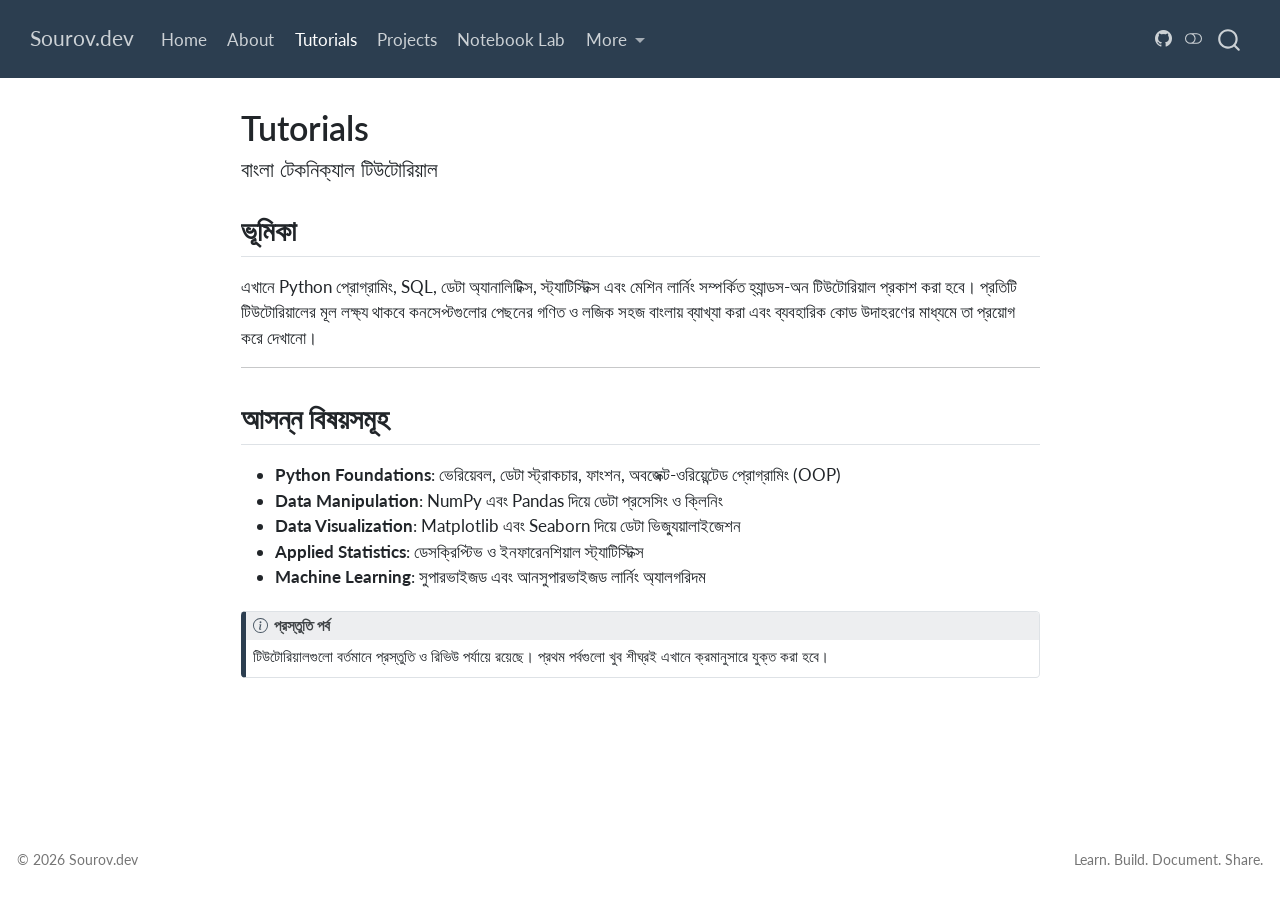
<file: docs/tutorials/index.html>
<!DOCTYPE html>
<html xmlns="http://www.w3.org/1999/xhtml" lang="en" xml:lang="en"><head>

<meta charset="utf-8">
<meta name="generator" content="quarto-1.11.9">

<meta name="viewport" content="width=device-width, initial-scale=1.0, user-scalable=yes">


<title>Tutorials – Sourov.dev</title>
<style>
/* Default styles provided by pandoc.
** See https://pandoc.org/MANUAL.html#variables-for-html for config info.
*/
span.smallcaps{font-variant: small-caps;}
div.columns{display: flex; gap: 1.5em;}
div.column{flex: auto;}
@media screen {
div.columns{gap: min(4vw, 1.5em);}
div.column{overflow-x: auto;}
}
div.hanging-indent{margin-left: 1.5em; text-indent: -1.5em;}
ul.task-list{list-style: none;}
ul.task-list li input[type="checkbox"] {
  width: 0.8em;
  margin: 0 0.8em 0.2em -1em; /* quarto-specific, see https://github.com/quarto-dev/quarto-cli/issues/4556 */ 
  vertical-align: middle;
}
</style>


<script src="../site_libs/quarto-nav/quarto-nav.js"></script>
<script src="../site_libs/quarto-nav/headroom.min.js"></script>
<script src="../site_libs/clipboard/clipboard.min.js"></script>
<script src="../site_libs/quarto-search/autocomplete.umd.js"></script>
<script src="../site_libs/quarto-search/fuse.min.js"></script>
<script src="../site_libs/quarto-search/quarto-search.js"></script>
<meta name="quarto:offset" content="../">
<script src="../site_libs/quarto-html/quarto.js" type="module"></script>
<script src="../site_libs/quarto-html/tabsets/tabsets.js" type="module"></script>
<script src="../site_libs/quarto-html/scrollable-regions/scrollable-regions.js" type="module"></script>
<script src="../site_libs/quarto-html/popper.min.js"></script>
<script src="../site_libs/quarto-html/tippy.umd.min.js"></script>
<script src="../site_libs/quarto-html/anchor.min.js"></script>
<link href="../site_libs/quarto-html/tippy.css" rel="stylesheet">
<link href="../site_libs/quarto-html/quarto-syntax-highlighting-63b5708e65d6cd79cd7618c58d0c21e7.css" rel="stylesheet" class="quarto-color-scheme" id="quarto-text-highlighting-styles">
<link href="../site_libs/quarto-html/quarto-syntax-highlighting-dark-447e42e69aaa9833c0ba1b986f430b20.css" rel="stylesheet" class="quarto-color-scheme quarto-color-alternate" id="quarto-text-highlighting-styles">
<link href="../site_libs/quarto-html/quarto-syntax-highlighting-63b5708e65d6cd79cd7618c58d0c21e7.css" rel="stylesheet" class="quarto-color-scheme-extra" id="quarto-text-highlighting-styles">
<script src="../site_libs/bootstrap/bootstrap.min.js"></script>
<link href="../site_libs/bootstrap/bootstrap-icons.css" rel="stylesheet">
<link href="../site_libs/bootstrap/bootstrap-934302be99620a7717735a1962b840b0.min.css" rel="stylesheet" append-hash="true" class="quarto-color-scheme" id="quarto-bootstrap" data-mode="light">
<link href="../site_libs/bootstrap/bootstrap-dark-17f392c82082e2a55e165ddc303e9f1f.min.css" rel="stylesheet" append-hash="true" class="quarto-color-scheme quarto-color-alternate" id="quarto-bootstrap" data-mode="dark">
<link href="../site_libs/bootstrap/bootstrap-934302be99620a7717735a1962b840b0.min.css" rel="stylesheet" append-hash="true" class="quarto-color-scheme-extra" id="quarto-bootstrap" data-mode="light">
<script id="quarto-search-options" type="application/json">{
  "location": "navbar",
  "copy-button": false,
  "collapse-after": 3,
  "panel-placement": "end",
  "type": "overlay",
  "limit": 50,
  "keyboard-shortcut": [
    "f",
    "/",
    "s"
  ],
  "language": {
    "search-no-results-text": "No results",
    "search-matching-documents-text": "matching documents",
    "search-copy-link-title": "Copy link to search",
    "search-hide-matches-text": "Hide additional matches",
    "search-more-match-text": "more match in this document",
    "search-more-matches-text": "more matches in this document",
    "search-clear-button-title": "Clear",
    "search-text-placeholder": "",
    "search-detached-cancel-button-title": "Cancel",
    "search-submit-button-title": "Submit",
    "search-label": "Search"
  }
}</script>
<style>html{ scroll-behavior: smooth; }</style>


</head>

<body class="nav-fixed fullcontent quarto-light"><a id="quarto-skip-link" class="visually-hidden-focusable" href="#quarto-document-content">Skip to main content</a><script id="quarto-html-before-body" type="application/javascript">
    const toggleBodyColorMode = (bsSheetEl) => {
      const mode = bsSheetEl.getAttribute("data-mode");
      const bodyEl = window.document.querySelector("body");
      if (mode === "dark") {
        bodyEl.classList.add("quarto-dark");
        bodyEl.classList.remove("quarto-light");
      } else {
        bodyEl.classList.add("quarto-light");
        bodyEl.classList.remove("quarto-dark");
      }
    }
    const toggleBodyColorPrimary = () => {
      const bsSheetEl = window.document.querySelector("link#quarto-bootstrap:not([rel=disabled-stylesheet])");
      if (bsSheetEl) {
        toggleBodyColorMode(bsSheetEl);
      }
    }
    const setColorSchemeToggle = (alternate) => {
      const toggles = window.document.querySelectorAll('.quarto-color-scheme-toggle');
      for (let i=0; i < toggles.length; i++) {
        const toggle = toggles[i];
        if (toggle) {
          toggle.setAttribute("aria-checked", alternate ? "true" : "false");
          if (alternate) {
            toggle.classList.add("alternate");
          } else {
            toggle.classList.remove("alternate");
          }
        }
      }
    };
    const toggleColorMode = (alternate) => {
      // Switch the stylesheets
      const primaryStylesheets = window.document.querySelectorAll('link.quarto-color-scheme:not(.quarto-color-alternate)');
      const alternateStylesheets = window.document.querySelectorAll('link.quarto-color-scheme.quarto-color-alternate');
      manageTransitions('#quarto-margin-sidebar .nav-link', false);
      if (alternate) {
        // note: dark is layered on light, we don't disable primary!
        enableStylesheet(alternateStylesheets);
        for (const sheetNode of alternateStylesheets) {
          if (sheetNode.id === "quarto-bootstrap") {
            toggleBodyColorMode(sheetNode);
          }
        }
      } else {
        disableStylesheet(alternateStylesheets);
        enableStylesheet(primaryStylesheets)
        toggleBodyColorPrimary();
      }
      manageTransitions('#quarto-margin-sidebar .nav-link', true);
      // Switch the toggles
      setColorSchemeToggle(alternate)
    }
    // Hack to workaround the fact that safari doesn't
    // properly recolor the scrollbar when toggling (#1455).
    // Not run on load: stylesheets are set before first paint there, and
    // scrolling would undo the scroll to a URL fragment (#14973).
    // The one pixel nudge keeps the reader where they were.
    const refreshSafariScrollbar = () => {
      if (navigator.userAgent.indexOf('Safari') > 0 && navigator.userAgent.indexOf('Chrome') == -1) {
        manageTransitions("body", false);
        const scrollY = window.scrollY;
        window.scrollTo(0, scrollY > 0 ? scrollY - 1 : 1);
        setTimeout(() => {
          window.scrollTo(0, scrollY);
          manageTransitions("body", true);
        }, 40);
      }
    }
    const disableStylesheet = (stylesheets) => {
      for (let i=0; i < stylesheets.length; i++) {
        const stylesheet = stylesheets[i];
        stylesheet.rel = 'disabled-stylesheet';
      }
    }
    const enableStylesheet = (stylesheets) => {
      for (let i=0; i < stylesheets.length; i++) {
        const stylesheet = stylesheets[i];
        if(stylesheet.rel !== 'stylesheet') { // for Chrome, which will still FOUC without this check
          stylesheet.rel = 'stylesheet';
        }
      }
    }
    const manageTransitions = (selector, allowTransitions) => {
      const els = window.document.querySelectorAll(selector);
      for (let i=0; i < els.length; i++) {
        const el = els[i];
        if (allowTransitions) {
          el.classList.remove('notransition');
        } else {
          el.classList.add('notransition');
        }
      }
    }
    const isFileUrl = () => {
      return window.location.protocol === 'file:';
    }
    const hasAlternateSentinel = () => {
      let styleSentinel = getColorSchemeSentinel();
      if (styleSentinel !== null) {
        return styleSentinel === "alternate";
      } else {
        return false;
      }
    }
    const setStyleSentinel = (alternate) => {
      const value = alternate ? "alternate" : "default";
      if (!isFileUrl()) {
        window.localStorage.setItem("quarto-color-scheme", value);
      } else {
        localAlternateSentinel = value;
      }
    }
    const getColorSchemeSentinel = () => {
      if (!isFileUrl()) {
        const storageValue = window.localStorage.getItem("quarto-color-scheme");
        return storageValue != null ? storageValue : localAlternateSentinel;
      } else {
        return localAlternateSentinel;
      }
    }
    const toggleGiscusIfUsed = (isAlternate, darkModeDefault) => {
      const baseTheme = document.querySelector('#giscus-base-theme')?.value ?? 'light';
      const alternateTheme = document.querySelector('#giscus-alt-theme')?.value ?? 'dark';
      let newTheme = '';
      if(authorPrefersDark) {
        newTheme = isAlternate ? baseTheme : alternateTheme;
      } else {
        newTheme = isAlternate ? alternateTheme : baseTheme;
      }
      const changeGiscusTheme = () => {
        // From: https://github.com/giscus/giscus/issues/336
        const sendMessage = (message) => {
          const iframe = document.querySelector('iframe.giscus-frame');
          if (!iframe) return;
          iframe.contentWindow.postMessage({ giscus: message }, 'https://giscus.app');
        }
        sendMessage({
          setConfig: {
            theme: newTheme
          }
        });
      }
      const isGiscussLoaded = window.document.querySelector('iframe.giscus-frame') !== null;
      if (isGiscussLoaded) {
        changeGiscusTheme();
      }
    };
    const authorPrefersDark = false;
    const queryPrefersDark = window.matchMedia('(prefers-color-scheme: dark)');
    const darkModeDefault = queryPrefersDark.matches;
      document.querySelector('link#quarto-text-highlighting-styles.quarto-color-scheme-extra').rel = 'disabled-stylesheet';
      document.querySelector('link#quarto-bootstrap.quarto-color-scheme-extra').rel = 'disabled-stylesheet';
    let localAlternateSentinel = darkModeDefault ? 'alternate' : 'default';
    // Dark / light mode switch
    window.quartoToggleColorScheme = () => {
      // Read the current dark / light value
      let toAlternate = !hasAlternateSentinel();
      toggleColorMode(toAlternate);
      refreshSafariScrollbar();
      setStyleSentinel(toAlternate);
      toggleGiscusIfUsed(toAlternate, darkModeDefault);
      window.dispatchEvent(new Event('resize'));
    };
    queryPrefersDark.addEventListener("change", e => {
      if(window.localStorage.getItem("quarto-color-scheme") !== null)
        return;
      const alternate = e.matches
      toggleColorMode(alternate);
      refreshSafariScrollbar();
      localAlternateSentinel = e.matches ? 'alternate' : 'default'; // this is used alongside local storage!
      toggleGiscusIfUsed(alternate, darkModeDefault);
    });
    // Switch to dark mode if need be
    if (hasAlternateSentinel()) {
      toggleColorMode(true);
    } else {
      toggleColorMode(false);
    }
  </script>

<div id="quarto-search-results"></div>
  <header id="quarto-header" class="headroom fixed-top">
    <nav class="navbar navbar-expand-lg " data-bs-theme="dark" aria-label="Site">
      <div class="navbar-container container-fluid">
      <div class="navbar-brand-container mx-auto">
    <a class="navbar-brand" href="../index.html">
    <span class="navbar-title">Sourov.dev</span>
    </a>
  </div>
          <button class="navbar-toggler" type="button" data-bs-toggle="collapse" data-bs-target="#navbarCollapse" aria-controls="navbarCollapse" aria-expanded="false" aria-label="Toggle navigation" onclick="if (window.quartoToggleHeadroom) { window.quartoToggleHeadroom(); }">
  <span class="navbar-toggler-icon"></span>
</button>
          <div class="collapse navbar-collapse" id="navbarCollapse">
            <ul class="navbar-nav navbar-nav-scroll me-auto">
  <li class="nav-item">
    <a class="nav-link" href="../index.html"> 
<span class="menu-text">Home</span></a>
  </li>  
  <li class="nav-item">
    <a class="nav-link" href="../about.html"> 
<span class="menu-text">About</span></a>
  </li>  
  <li class="nav-item">
    <a class="nav-link active" href="../tutorials/index.html" aria-current="page"> 
<span class="menu-text">Tutorials</span></a>
  </li>  
  <li class="nav-item">
    <a class="nav-link" href="../projects/index.html"> 
<span class="menu-text">Projects</span></a>
  </li>  
  <li class="nav-item">
    <a class="nav-link" href="../notebooks/index.html"> 
<span class="menu-text">Notebook Lab</span></a>
  </li>  
  <li class="nav-item dropdown ">
    <a class="nav-link dropdown-toggle" href="#" id="nav-menu-more" role="link" data-bs-toggle="dropdown" aria-expanded="false">
 <span class="menu-text">More</span>
    </a>
    <ul class="dropdown-menu" aria-labelledby="nav-menu-more">    
        <li>
    <a class="dropdown-item" href="../updates/index.html">
 <span class="dropdown-text">Learning Log</span></a>
  </li>  
        <li>
    <a class="dropdown-item" href="../resources/index.html">
 <span class="dropdown-text">Resources</span></a>
  </li>  
        <li>
    <a class="dropdown-item" href="../contact.html">
 <span class="dropdown-text">Contact</span></a>
  </li>  
    </ul>
  </li>
</ul>
          </div> <!-- /navcollapse -->
            <div class="quarto-navbar-tools">
    <a href="https://github.com/Sourov1252" title="GitHub" class="quarto-navigation-tool px-1" aria-label="GitHub"><i class="bi bi-github"></i></a>
  <button type="button" role="switch" aria-checked="false" class="quarto-color-scheme-toggle quarto-navigation-tool  px-1" onclick="window.quartoToggleColorScheme(); return false;" title="Toggle dark mode" aria-label="Toggle dark mode"><i class="bi"></i></button>
</div>
            <div id="quarto-search" class="" title="Search"></div>
      </div> <!-- /container-fluid -->
    </nav>
</header>
<!-- content -->
<div id="quarto-content" class="quarto-container page-columns page-rows-contents page-layout-article page-navbar">
<!-- sidebar -->
<!-- margin-sidebar -->
    
<!-- main -->
<main class="content" id="quarto-document-content" tabindex="-1">


<header id="title-block-header" class="quarto-title-block default">
<div class="quarto-title">
<h1 class="title">Tutorials</h1>
<p class="subtitle lead">বাংলা টেকনিক্যাল টিউটোরিয়াল</p>
</div>



<div class="quarto-title-meta">

    
  
    
  </div>
  


</header>


<section id="ভমক" class="level2">
<h2 class="anchored" data-anchor-id="ভমক">ভূমিকা</h2>
<p>এখানে Python প্রোগ্রামিং, SQL, ডেটা অ্যানালিটিক্স, স্ট্যাটিস্টিক্স এবং মেশিন লার্নিং সম্পর্কিত হ্যান্ডস-অন টিউটোরিয়াল প্রকাশ করা হবে। প্রতিটি টিউটোরিয়ালের মূল লক্ষ্য থাকবে কনসেপ্টগুলোর পেছনের গণিত ও লজিক সহজ বাংলায় ব্যাখ্যা করা এবং ব্যবহারিক কোড উদাহরণের মাধ্যমে তা প্রয়োগ করে দেখানো।</p>
<hr>
</section>
<section id="আসনন-বষযসমহ" class="level2">
<h2 class="anchored" data-anchor-id="আসনন-বষযসমহ">আসন্ন বিষয়সমূহ</h2>
<ul>
<li><strong>Python Foundations</strong>: ভেরিয়েবল, ডেটা স্ট্রাকচার, ফাংশন, অবজেক্ট-ওরিয়েন্টেড প্রোগ্রামিং (OOP)</li>
<li><strong>Data Manipulation</strong>: NumPy এবং Pandas দিয়ে ডেটা প্রসেসিং ও ক্লিনিং</li>
<li><strong>Data Visualization</strong>: Matplotlib এবং Seaborn দিয়ে ডেটা ভিজ্যুয়ালাইজেশন</li>
<li><strong>Applied Statistics</strong>: ডেসক্রিপ্টিভ ও ইনফারেনশিয়াল স্ট্যাটিস্টিক্স</li>
<li><strong>Machine Learning</strong>: সুপারভাইজড এবং আনসুপারভাইজড লার্নিং অ্যালগরিদম</li>
</ul>
<div class="callout callout-style-default callout-note callout-titled">
<div class="callout-header d-flex align-content-center">
<div class="callout-icon-container">
<i class="callout-icon"></i>
</div>
<div class="callout-title-container flex-fill">
<span class="screen-reader-only">Note</span>প্রস্তুতি পর্ব
</div>
</div>
<div class="callout-body-container callout-body">
<p>টিউটোরিয়ালগুলো বর্তমানে প্রস্তুতি ও রিভিউ পর্যায়ে রয়েছে। প্রথম পর্বগুলো খুব শীঘ্রই এখানে ক্রমানুসারে যুক্ত করা হবে।</p>
</div>
</div>


</section>

</main> <!-- /main -->
<script id="quarto-html-after-body" type="application/javascript">
  window.document.addEventListener("DOMContentLoaded", function (event) {
    // Ensure there is a toggle, if there isn't float one in the top right
    if (window.document.querySelector('.quarto-color-scheme-toggle') === null) {
      const toggle = window.document.createElement('button');
      toggle.type = "button";
      toggle.setAttribute("role", "switch");
      toggle.setAttribute("aria-checked", "false");
      toggle.classList.add('top-right');
      toggle.classList.add('quarto-color-scheme-toggle');
      toggle.setAttribute("aria-label", "Toggle dark mode");
      toggle.onclick = function() { try { window.quartoToggleColorScheme(); } catch {} return false; };
      const i = window.document.createElement("i");
      i.classList.add('bi');
      toggle.appendChild(i);
      // Put the toggle in a landmark of its own, so that landmark navigation
      // can reach it.
      //
      // The container is always a fresh direct child of body, and the toggle is
      // never moved into page furniture that the theme or the author controls.
      // The toggle is positioned against the page, so any ancestor that
      // establishes a containing block captures it: a positioned element or a
      // grid for position: absolute, and transform, filter, will-change or
      // contain for position: fixed. A direct child of body has none of these
      // to inherit, and the shift when one appears is silent and visual.
      //
      // ARIA says a document should have at most one banner, and axe reports a
      // duplicate whether or not the banners carry distinct labels. So use a
      // header when the page has no banner yet, and a named region otherwise.
      //
      // A header is a banner wherever it sits, unless it is inside sectioning
      // content, so this cannot just look at the children of body: a custom
      // page layout wraps the title block header in a plain div. An explicit
      // role="banner" always counts.
      const sectioning = 'article, aside, main, nav, section, [role="article"], [role="complementary"], [role="main"], [role="navigation"], [role="region"]';
      const hasBanner = Array.from(
        window.document.querySelectorAll('header:not([role]), [role="banner"]')
      ).some(function(el) {
        return el.hasAttribute("role") || el.closest(sectioning) === null;
      });
      const container = window.document.createElement(hasBanner ? "div" : "header");
      if (hasBanner) {
        container.setAttribute("role", "region");
        container.setAttribute("aria-label", "Toggle dark mode");
      }
      container.classList.add('quarto-color-scheme-toggle-container');
      container.appendChild(toggle);
      window.document.body.appendChild(container);
    }
    setColorSchemeToggle(hasAlternateSentinel())
    const icon = "";
    const anchorJS = new window.AnchorJS();
    anchorJS.options = {
      placement: 'right',
      icon: icon
    };
    anchorJS.add('.anchored');
    const isCodeAnnotation = (el) => {
      for (const clz of el.classList) {
        if (clz.startsWith('code-annotation-')) {                     
          return true;
        }
      }
      return false;
    }
    const onCopySuccess = function(e) {
      // button target
      const button = e.trigger;
      // don't keep focus
      button.blur();
      // flash "checked"
      button.classList.add('code-copy-button-checked');
      var currentTitle = button.getAttribute("title");
      button.setAttribute("title", "Copied!");
      let tooltip;
      if (window.bootstrap) {
        button.setAttribute("data-bs-toggle", "tooltip");
        button.setAttribute("data-bs-placement", "left");
        button.setAttribute("data-bs-title", "Copied!");
        tooltip = new bootstrap.Tooltip(button, 
          { trigger: "manual", 
            customClass: "code-copy-button-tooltip",
            offset: [0, -8]});
        tooltip.show();    
      }
      setTimeout(function() {
        if (tooltip) {
          tooltip.hide();
          button.removeAttribute("data-bs-title");
          button.removeAttribute("data-bs-toggle");
          button.removeAttribute("data-bs-placement");
        }
        button.setAttribute("title", currentTitle);
        button.classList.remove('code-copy-button-checked');
      }, 1000);
      // clear code selection
      e.clearSelection();
    }
    const getTextToCopy = function(trigger) {
      const outerScaffold = trigger.parentElement.cloneNode(true);
      const codeEl = outerScaffold.querySelector('code');
      for (const childEl of codeEl.children) {
        if (isCodeAnnotation(childEl)) {
          childEl.remove();
        }
      }
      return codeEl.innerText;
    }
    const clipboard = new window.ClipboardJS('.code-copy-button:not([data-in-quarto-modal])', {
      text: getTextToCopy
    });
    clipboard.on('success', onCopySuccess);
    if (window.document.getElementById('quarto-embedded-source-code-modal')) {
      const clipboardModal = new window.ClipboardJS('.code-copy-button[data-in-quarto-modal]', {
        text: getTextToCopy,
        container: window.document.getElementById('quarto-embedded-source-code-modal')
      });
      clipboardModal.on('success', onCopySuccess);
    }
      var localhostRegex = new RegExp(/^(?:http|https):\/\/localhost\:?[0-9]*\//);
      var mailtoRegex = new RegExp(/^mailto:/);
        var filterRegex = new RegExp("https:\/\/sourov1252\.github\.io");
      var isInternal = (href) => {
          return filterRegex.test(href) || localhostRegex.test(href) || mailtoRegex.test(href);
      }
      // Inspect non-navigation links and adorn them if external
      window.quartoDecorateExternalLinks = function (root) {
     var links = (root || window.document).querySelectorAll('a[href]:not(.nav-link):not(.navbar-brand):not(.toc-action):not(.sidebar-link):not(.sidebar-item-toggle):not(.pagination-link):not(.no-external):not([aria-hidden]):not(.dropdown-item):not(.quarto-navigation-tool):not(.about-link)');
      for (var i=0; i<links.length; i++) {
        const link = links[i];
        if (!isInternal(link.href)) {
          // undo the damage that might have been done by quarto-nav.js in the case of
          // links that we want to consider external
          if (link.dataset.originalHref !== undefined) {
            link.href = link.dataset.originalHref;
          }
          if (!link.classList.contains('no-external-icon')) {
          }
        }
      }
      };
      window.quartoDecorateExternalLinks(window.document);
    // Esc closes the popup (WCAG 1.4.13) and focus leaving both trigger and
    // popup closes it (WCAG 2.4.11); tippy handles neither for interactive popups.
    const hideOnEscAndFocusOut = {
      name: 'hideOnEscAndFocusOut',
      defaultValue: true,
      fn(instance) {
        const dismiss = () => {
          // A show scheduled by the trigger delay would otherwise reopen it
          instance.clearDelayTimeouts();
          instance.hide();
        };
        const onKeyDown = (event) => {
          if (event.key !== 'Escape') {
            return;
          }
          // Keep Esc from also reaching page handlers (e.g. reveal.js overview),
          // except an open reveal.js slide menu, which Esc should close too.
          // The menu handles keys only when its keyboard option is on.
          const menuHandlesEsc = window.Reveal?.getPlugin?.('menu')?.isOpen() &&
            window.Reveal.getConfig().menu?.keyboard !== false;
          if (!menuHandlesEsc) {
            event.stopPropagation();
          }
          if (instance.popper.contains(window.document.activeElement)) {
            // Disabled while refocusing so the focus trigger does not reopen it
            instance.disable();
            instance.reference.focus();
            instance.enable();
          }
          dismiss();
        };
        const onFocusOut = (event) => {
          const target = event.relatedTarget;
          if (target && !instance.reference.contains(target) &&
              !instance.popper.contains(target)) {
            dismiss();
          }
        };
        // On the trigger too: a click trigger (code-annotations: select) has no
        // blur handling. Attached for the instance's lifetime so leaving the
        // trigger also cancels a show still pending on the trigger delay.
        instance.reference.addEventListener('focusout', onFocusOut);
        return {
          onShow() {
            window.document.addEventListener('keydown', onKeyDown, true);
            instance.popper.addEventListener('focusout', onFocusOut);
          },
          onHide() {
            window.document.removeEventListener('keydown', onKeyDown, true);
            instance.popper.removeEventListener('focusout', onFocusOut);
          },
          onDestroy() {
            instance.reference.removeEventListener('focusout', onFocusOut);
          },
        };
      },
    };
    function tippyHover(el, contentFn, onTriggerFn, onUntriggerFn) {
      const config = {
        allowHTML: true,
        maxWidth: 500,
        delay: 100,
        arrow: false,
        appendTo: function(el) {
            return el.parentElement;
        },
        interactive: true,
        interactiveBorder: 10,
        theme: 'quarto',
        placement: 'bottom-start',
        plugins: [hideOnEscAndFocusOut],
      };
      if (contentFn) {
        config.content = contentFn;
      }
      if (onTriggerFn) {
        config.onTrigger = onTriggerFn;
      }
      if (onUntriggerFn) {
        config.onUntrigger = onUntriggerFn;
      }
      window.tippy(el, config); 
    }
    const noterefs = window.document.querySelectorAll('a[role="doc-noteref"]');
    for (var i=0; i<noterefs.length; i++) {
      const ref = noterefs[i];
      tippyHover(ref, function() {
        // use id or data attribute instead here
        let href = ref.getAttribute('data-footnote-href') || ref.getAttribute('href');
        try { href = new URL(href).hash; } catch {}
        const id = href.replace(/^#\/?/, "");
        const note = window.document.getElementById(id);
        if (note) {
          return note.innerHTML;
        } else {
          return "";
        }
      });
    }
    const xrefs = window.document.querySelectorAll('a.quarto-xref');
    const processXRef = (id, note) => {
      // Strip column container classes
      const stripColumnClz = (el) => {
        el.classList.remove("page-full", "page-columns");
        if (el.children) {
          for (const child of el.children) {
            stripColumnClz(child);
          }
        }
      }
      stripColumnClz(note)
      if (id === null || id.startsWith('sec-')) {
        // Special case sections, only their first couple elements
        const container = document.createElement("div");
        if (note.children && note.children.length > 2) {
          container.appendChild(note.children[0].cloneNode(true));
          for (let i = 1; i < note.children.length; i++) {
            const child = note.children[i];
            if (child.tagName === "P" && child.innerText === "") {
              continue;
            } else {
              container.appendChild(child.cloneNode(true));
              break;
            }
          }
          if (window.Quarto?.typesetMath) {
            window.Quarto.typesetMath(container);
          }
          return container.innerHTML
        } else {
          if (window.Quarto?.typesetMath) {
            window.Quarto.typesetMath(note);
          }
          return note.innerHTML;
        }
      } else {
        // Remove any anchor links if they are present
        const anchorLink = note.querySelector('a.anchorjs-link');
        if (anchorLink) {
          anchorLink.remove();
        }
        if (window.Quarto?.typesetMath) {
          window.Quarto.typesetMath(note);
        }
        if (note.classList.contains("callout")) {
          return note.outerHTML;
        } else {
          return note.innerHTML;
        }
      }
    }
    for (var i=0; i<xrefs.length; i++) {
      const xref = xrefs[i];
      tippyHover(xref, undefined, function(instance) {
        instance.disable();
        let url = xref.getAttribute('href');
        let hash = undefined; 
        if (url.startsWith('#')) {
          hash = url;
        } else {
          try { hash = new URL(url).hash; } catch {}
        }
        if (hash) {
          const id = hash.replace(/^#\/?/, "");
          const note = window.document.getElementById(id);
          if (note !== null) {
            try {
              const html = processXRef(id, note.cloneNode(true));
              instance.setContent(html);
            } finally {
              instance.enable();
              instance.show();
            }
          } else {
            // See if we can fetch this
            fetch(url.split('#')[0])
            .then(res => res.text())
            .then(html => {
              const parser = new DOMParser();
              const htmlDoc = parser.parseFromString(html, "text/html");
              const note = htmlDoc.getElementById(id);
              if (note !== null) {
                const html = processXRef(id, note);
                instance.setContent(html);
              } 
            }).finally(() => {
              instance.enable();
              instance.show();
            });
          }
        } else {
          // See if we can fetch a full url (with no hash to target)
          // This is a special case and we should probably do some content thinning / targeting
          fetch(url)
          .then(res => res.text())
          .then(html => {
            const parser = new DOMParser();
            const htmlDoc = parser.parseFromString(html, "text/html");
            const note = htmlDoc.querySelector('main.content');
            if (note !== null) {
              // This should only happen for chapter cross references
              // (since there is no id in the URL)
              // remove the first header
              if (note.children.length > 0 && note.children[0].tagName === "HEADER") {
                note.children[0].remove();
              }
              const html = processXRef(null, note);
              instance.setContent(html);
            } 
          }).finally(() => {
            instance.enable();
            instance.show();
          });
        }
      }, function(instance) {
      });
    }
        let selectedAnnoteEl;
        const selectorForAnnotation = ( cell, annotation) => {
          let cellAttr = 'data-code-cell="' + cell + '"';
          let lineAttr = 'data-code-annotation="' +  annotation + '"';
          const selector = 'span[' + cellAttr + '][' + lineAttr + ']';
          return selector;
        }
        const selectCodeLines = (annoteEl) => {
          const doc = window.document;
          const targetCell = annoteEl.getAttribute("data-target-cell");
          const targetAnnotation = annoteEl.getAttribute("data-target-annotation");
          const annoteSpan = window.document.querySelector(selectorForAnnotation(targetCell, targetAnnotation));
          const lines = annoteSpan.getAttribute("data-code-lines").split(",");
          const lineIds = lines.map((line) => {
            return targetCell + "-" + line;
          })
          // Each band is positioned against its own containing block, which is
          // not the offsetParent of the lines, so place it from client rects.
          const placeBand = (band, firstEl, lastEl, codeBlock) => {
            const container = band.offsetParent;
            if (container === null) {
              return;
            }
            const containerRect = container.getBoundingClientRect();
            // Reveal.js scales slides with a transform, so convert client
            // pixels back to the CSS pixels of the container.
            const scale = containerRect.height / container.offsetHeight || 1;
            const firstRect = firstEl.getBoundingClientRect();
            const lastRect = lastEl.getBoundingClientRect();
            const top = (firstRect.top - containerRect.top) / scale - container.clientTop + container.scrollTop;
            const height = (lastRect.bottom - firstRect.top) / scale;
            band.style.top = top - 2 + "px";
            band.style.height = height + 4 + "px";
            if (codeBlock) {
              // Without the copy button wrapper, the containing block is wider
              // than the code block, so span the code block explicitly.
              const blockRect = codeBlock.getBoundingClientRect();
              band.style.left = (blockRect.left - containerRect.left) / scale - container.clientLeft + container.scrollLeft + "px";
              band.style.width = blockRect.width / scale + "px";
            }
          };
          if (lineIds.length > 0) {
            const el = window.document.getElementById(lineIds[0]);
            const lastEl = window.document.getElementById(lineIds[lineIds.length - 1]);
            const parent = el.parentElement.parentElement;
            // cook up a div (if necessary) and position it
            let div = window.document.getElementById("code-annotation-line-highlight");
            if (div === null) {
              div = window.document.createElement("div");
              div.setAttribute("id", "code-annotation-line-highlight");
              div.style.position = 'absolute';
              parent.appendChild(div);
            }
            placeBand(div, el, lastEl, parent.closest("div.sourceCode") || parent);
            let gutterDiv = window.document.getElementById("code-annotation-line-highlight-gutter");
            if (gutterDiv === null) {
              gutterDiv = window.document.createElement("div");
              gutterDiv.setAttribute("id", "code-annotation-line-highlight-gutter");
              gutterDiv.style.position = 'absolute';
              const codeCell = window.document.getElementById(targetCell);
              const gutter = codeCell.querySelector('.code-annotation-gutter');
              gutter.appendChild(gutterDiv);
            }
            placeBand(gutterDiv, el, lastEl);
            selectedAnnoteEl = annoteEl;
          }
        };
        const unselectCodeLines = () => {
          const elementsIds = ["code-annotation-line-highlight", "code-annotation-line-highlight-gutter"];
          elementsIds.forEach((elId) => {
            const div = window.document.getElementById(elId);
            if (div) {
              div.remove();
            }
          });
          selectedAnnoteEl = undefined;
        };
          // Handle positioning of the toggle
      window.addEventListener(
        "resize",
        throttle(() => {
          elRect = undefined;
          if (selectedAnnoteEl) {
            selectCodeLines(selectedAnnoteEl);
          }
        }, 10)
      );
      function throttle(fn, ms) {
      let throttle = false;
      let timer;
        return (...args) => {
          if(!throttle) { // first call gets through
              fn.apply(this, args);
              throttle = true;
          } else { // all the others get throttled
              if(timer) clearTimeout(timer); // cancel #2
              timer = setTimeout(() => {
                fn.apply(this, args);
                timer = throttle = false;
              }, ms);
          }
        };
      }
        // Attach click handler to the DT
        const annoteDls = window.document.querySelectorAll('dt[data-target-cell]');
        for (const annoteDlNode of annoteDls) {
          annoteDlNode.addEventListener('click', (event) => {
            const clickedEl = event.target;
            if (clickedEl !== selectedAnnoteEl) {
              unselectCodeLines();
              const activeEl = window.document.querySelector('dt[data-target-cell].code-annotation-active');
              if (activeEl) {
                activeEl.classList.remove('code-annotation-active');
              }
              selectCodeLines(clickedEl);
              clickedEl.classList.add('code-annotation-active');
            } else {
              // Unselect the line
              unselectCodeLines();
              clickedEl.classList.remove('code-annotation-active');
            }
          });
        }
    const findCites = (el) => {
      const parentEl = el.parentElement;
      if (parentEl) {
        const cites = parentEl.dataset.cites;
        if (cites) {
          return {
            el,
            cites: cites.split(' ')
          };
        } else {
          return findCites(el.parentElement)
        }
      } else {
        return undefined;
      }
    };
    var bibliorefs = window.document.querySelectorAll('a[role="doc-biblioref"]');
    for (var i=0; i<bibliorefs.length; i++) {
      const ref = bibliorefs[i];
      const citeInfo = findCites(ref);
      if (citeInfo) {
        tippyHover(citeInfo.el, function() {
          var popup = window.document.createElement('div');
          citeInfo.cites.forEach(function(cite) {
            var citeDiv = window.document.createElement('div');
            citeDiv.classList.add('hanging-indent');
            citeDiv.classList.add('csl-entry');
            var biblioDiv = window.document.getElementById('ref-' + cite);
            if (biblioDiv) {
              citeDiv.innerHTML = biblioDiv.innerHTML;
            }
            popup.appendChild(citeDiv);
          });
          return popup.innerHTML;
        });
      }
    }
  });
  </script>
  <script type="application/javascript">
  window.quartoScrollableRegionsLabels = {"code":"Scrollable code","output":"Scrollable output"};
  </script>
</div> <!-- /content -->
<footer class="footer">
  <div class="nav-footer">
    <div class="nav-footer-left">
<p>© 2026 Sourov.dev</p>
</div>   
    <div class="nav-footer-center">
      &nbsp;
    </div>
    <div class="nav-footer-right">
<p>Learn. Build. Document. Share.</p>
</div>
  </div>
</footer>




<script src="../site_libs/quarto-html/zenscroll-min.js"></script>
</body></html>
</file>
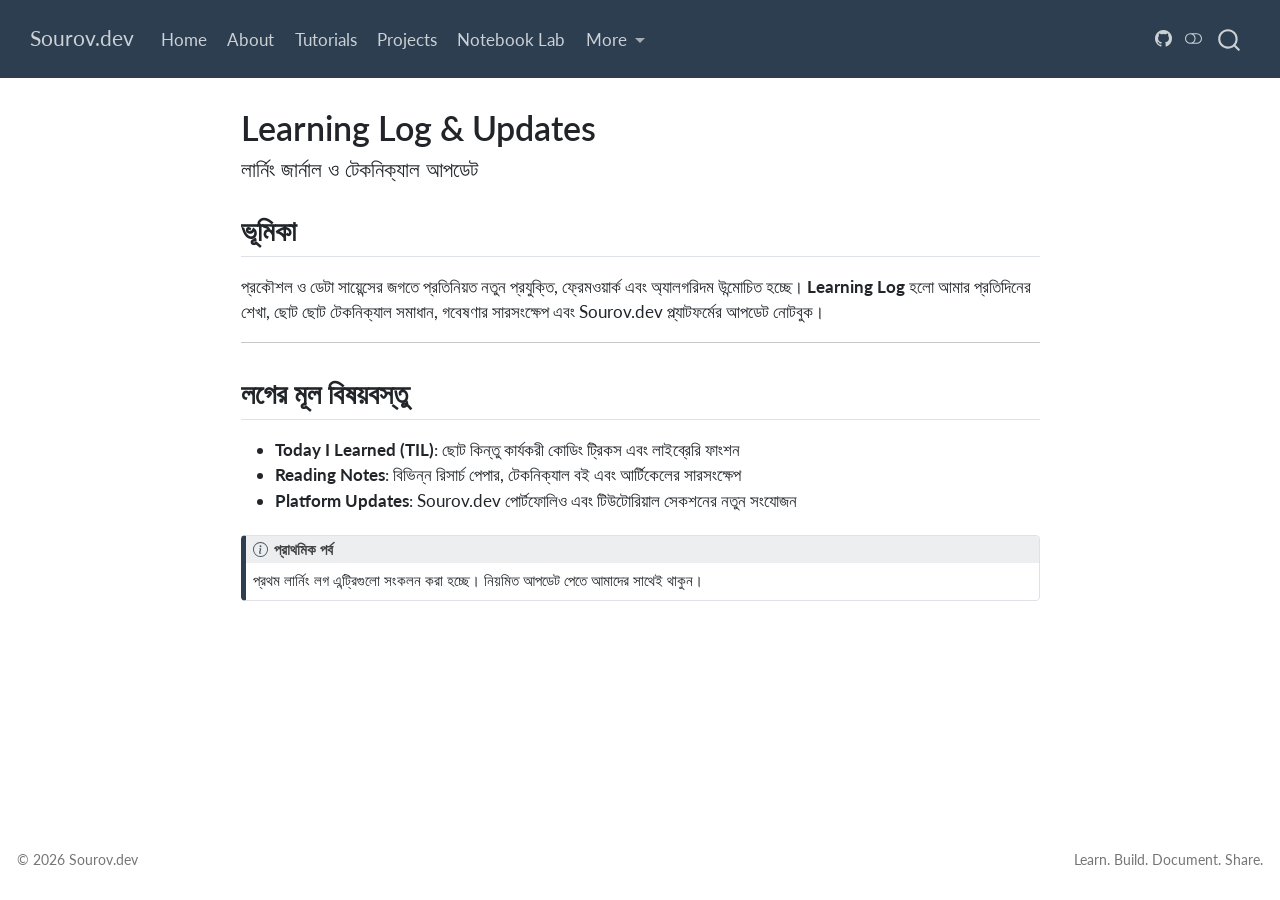
<file: docs/updates/index.html>
<!DOCTYPE html>
<html xmlns="http://www.w3.org/1999/xhtml" lang="en" xml:lang="en"><head>

<meta charset="utf-8">
<meta name="generator" content="quarto-1.11.9">

<meta name="viewport" content="width=device-width, initial-scale=1.0, user-scalable=yes">


<title>Learning Log &amp; Updates – Sourov.dev</title>
<style>
/* Default styles provided by pandoc.
** See https://pandoc.org/MANUAL.html#variables-for-html for config info.
*/
span.smallcaps{font-variant: small-caps;}
div.columns{display: flex; gap: 1.5em;}
div.column{flex: auto;}
@media screen {
div.columns{gap: min(4vw, 1.5em);}
div.column{overflow-x: auto;}
}
div.hanging-indent{margin-left: 1.5em; text-indent: -1.5em;}
ul.task-list{list-style: none;}
ul.task-list li input[type="checkbox"] {
  width: 0.8em;
  margin: 0 0.8em 0.2em -1em; /* quarto-specific, see https://github.com/quarto-dev/quarto-cli/issues/4556 */ 
  vertical-align: middle;
}
</style>


<script src="../site_libs/quarto-nav/quarto-nav.js"></script>
<script src="../site_libs/quarto-nav/headroom.min.js"></script>
<script src="../site_libs/clipboard/clipboard.min.js"></script>
<script src="../site_libs/quarto-search/autocomplete.umd.js"></script>
<script src="../site_libs/quarto-search/fuse.min.js"></script>
<script src="../site_libs/quarto-search/quarto-search.js"></script>
<meta name="quarto:offset" content="../">
<script src="../site_libs/quarto-html/quarto.js" type="module"></script>
<script src="../site_libs/quarto-html/tabsets/tabsets.js" type="module"></script>
<script src="../site_libs/quarto-html/scrollable-regions/scrollable-regions.js" type="module"></script>
<script src="../site_libs/quarto-html/popper.min.js"></script>
<script src="../site_libs/quarto-html/tippy.umd.min.js"></script>
<script src="../site_libs/quarto-html/anchor.min.js"></script>
<link href="../site_libs/quarto-html/tippy.css" rel="stylesheet">
<link href="../site_libs/quarto-html/quarto-syntax-highlighting-63b5708e65d6cd79cd7618c58d0c21e7.css" rel="stylesheet" class="quarto-color-scheme" id="quarto-text-highlighting-styles">
<link href="../site_libs/quarto-html/quarto-syntax-highlighting-dark-447e42e69aaa9833c0ba1b986f430b20.css" rel="stylesheet" class="quarto-color-scheme quarto-color-alternate" id="quarto-text-highlighting-styles">
<link href="../site_libs/quarto-html/quarto-syntax-highlighting-63b5708e65d6cd79cd7618c58d0c21e7.css" rel="stylesheet" class="quarto-color-scheme-extra" id="quarto-text-highlighting-styles">
<script src="../site_libs/bootstrap/bootstrap.min.js"></script>
<link href="../site_libs/bootstrap/bootstrap-icons.css" rel="stylesheet">
<link href="../site_libs/bootstrap/bootstrap-934302be99620a7717735a1962b840b0.min.css" rel="stylesheet" append-hash="true" class="quarto-color-scheme" id="quarto-bootstrap" data-mode="light">
<link href="../site_libs/bootstrap/bootstrap-dark-17f392c82082e2a55e165ddc303e9f1f.min.css" rel="stylesheet" append-hash="true" class="quarto-color-scheme quarto-color-alternate" id="quarto-bootstrap" data-mode="dark">
<link href="../site_libs/bootstrap/bootstrap-934302be99620a7717735a1962b840b0.min.css" rel="stylesheet" append-hash="true" class="quarto-color-scheme-extra" id="quarto-bootstrap" data-mode="light">
<script id="quarto-search-options" type="application/json">{
  "location": "navbar",
  "copy-button": false,
  "collapse-after": 3,
  "panel-placement": "end",
  "type": "overlay",
  "limit": 50,
  "keyboard-shortcut": [
    "f",
    "/",
    "s"
  ],
  "language": {
    "search-no-results-text": "No results",
    "search-matching-documents-text": "matching documents",
    "search-copy-link-title": "Copy link to search",
    "search-hide-matches-text": "Hide additional matches",
    "search-more-match-text": "more match in this document",
    "search-more-matches-text": "more matches in this document",
    "search-clear-button-title": "Clear",
    "search-text-placeholder": "",
    "search-detached-cancel-button-title": "Cancel",
    "search-submit-button-title": "Submit",
    "search-label": "Search"
  }
}</script>
<style>html{ scroll-behavior: smooth; }</style>


</head>

<body class="nav-fixed fullcontent quarto-light"><a id="quarto-skip-link" class="visually-hidden-focusable" href="#quarto-document-content">Skip to main content</a><script id="quarto-html-before-body" type="application/javascript">
    const toggleBodyColorMode = (bsSheetEl) => {
      const mode = bsSheetEl.getAttribute("data-mode");
      const bodyEl = window.document.querySelector("body");
      if (mode === "dark") {
        bodyEl.classList.add("quarto-dark");
        bodyEl.classList.remove("quarto-light");
      } else {
        bodyEl.classList.add("quarto-light");
        bodyEl.classList.remove("quarto-dark");
      }
    }
    const toggleBodyColorPrimary = () => {
      const bsSheetEl = window.document.querySelector("link#quarto-bootstrap:not([rel=disabled-stylesheet])");
      if (bsSheetEl) {
        toggleBodyColorMode(bsSheetEl);
      }
    }
    const setColorSchemeToggle = (alternate) => {
      const toggles = window.document.querySelectorAll('.quarto-color-scheme-toggle');
      for (let i=0; i < toggles.length; i++) {
        const toggle = toggles[i];
        if (toggle) {
          toggle.setAttribute("aria-checked", alternate ? "true" : "false");
          if (alternate) {
            toggle.classList.add("alternate");
          } else {
            toggle.classList.remove("alternate");
          }
        }
      }
    };
    const toggleColorMode = (alternate) => {
      // Switch the stylesheets
      const primaryStylesheets = window.document.querySelectorAll('link.quarto-color-scheme:not(.quarto-color-alternate)');
      const alternateStylesheets = window.document.querySelectorAll('link.quarto-color-scheme.quarto-color-alternate');
      manageTransitions('#quarto-margin-sidebar .nav-link', false);
      if (alternate) {
        // note: dark is layered on light, we don't disable primary!
        enableStylesheet(alternateStylesheets);
        for (const sheetNode of alternateStylesheets) {
          if (sheetNode.id === "quarto-bootstrap") {
            toggleBodyColorMode(sheetNode);
          }
        }
      } else {
        disableStylesheet(alternateStylesheets);
        enableStylesheet(primaryStylesheets)
        toggleBodyColorPrimary();
      }
      manageTransitions('#quarto-margin-sidebar .nav-link', true);
      // Switch the toggles
      setColorSchemeToggle(alternate)
    }
    // Hack to workaround the fact that safari doesn't
    // properly recolor the scrollbar when toggling (#1455).
    // Not run on load: stylesheets are set before first paint there, and
    // scrolling would undo the scroll to a URL fragment (#14973).
    // The one pixel nudge keeps the reader where they were.
    const refreshSafariScrollbar = () => {
      if (navigator.userAgent.indexOf('Safari') > 0 && navigator.userAgent.indexOf('Chrome') == -1) {
        manageTransitions("body", false);
        const scrollY = window.scrollY;
        window.scrollTo(0, scrollY > 0 ? scrollY - 1 : 1);
        setTimeout(() => {
          window.scrollTo(0, scrollY);
          manageTransitions("body", true);
        }, 40);
      }
    }
    const disableStylesheet = (stylesheets) => {
      for (let i=0; i < stylesheets.length; i++) {
        const stylesheet = stylesheets[i];
        stylesheet.rel = 'disabled-stylesheet';
      }
    }
    const enableStylesheet = (stylesheets) => {
      for (let i=0; i < stylesheets.length; i++) {
        const stylesheet = stylesheets[i];
        if(stylesheet.rel !== 'stylesheet') { // for Chrome, which will still FOUC without this check
          stylesheet.rel = 'stylesheet';
        }
      }
    }
    const manageTransitions = (selector, allowTransitions) => {
      const els = window.document.querySelectorAll(selector);
      for (let i=0; i < els.length; i++) {
        const el = els[i];
        if (allowTransitions) {
          el.classList.remove('notransition');
        } else {
          el.classList.add('notransition');
        }
      }
    }
    const isFileUrl = () => {
      return window.location.protocol === 'file:';
    }
    const hasAlternateSentinel = () => {
      let styleSentinel = getColorSchemeSentinel();
      if (styleSentinel !== null) {
        return styleSentinel === "alternate";
      } else {
        return false;
      }
    }
    const setStyleSentinel = (alternate) => {
      const value = alternate ? "alternate" : "default";
      if (!isFileUrl()) {
        window.localStorage.setItem("quarto-color-scheme", value);
      } else {
        localAlternateSentinel = value;
      }
    }
    const getColorSchemeSentinel = () => {
      if (!isFileUrl()) {
        const storageValue = window.localStorage.getItem("quarto-color-scheme");
        return storageValue != null ? storageValue : localAlternateSentinel;
      } else {
        return localAlternateSentinel;
      }
    }
    const toggleGiscusIfUsed = (isAlternate, darkModeDefault) => {
      const baseTheme = document.querySelector('#giscus-base-theme')?.value ?? 'light';
      const alternateTheme = document.querySelector('#giscus-alt-theme')?.value ?? 'dark';
      let newTheme = '';
      if(authorPrefersDark) {
        newTheme = isAlternate ? baseTheme : alternateTheme;
      } else {
        newTheme = isAlternate ? alternateTheme : baseTheme;
      }
      const changeGiscusTheme = () => {
        // From: https://github.com/giscus/giscus/issues/336
        const sendMessage = (message) => {
          const iframe = document.querySelector('iframe.giscus-frame');
          if (!iframe) return;
          iframe.contentWindow.postMessage({ giscus: message }, 'https://giscus.app');
        }
        sendMessage({
          setConfig: {
            theme: newTheme
          }
        });
      }
      const isGiscussLoaded = window.document.querySelector('iframe.giscus-frame') !== null;
      if (isGiscussLoaded) {
        changeGiscusTheme();
      }
    };
    const authorPrefersDark = false;
    const queryPrefersDark = window.matchMedia('(prefers-color-scheme: dark)');
    const darkModeDefault = queryPrefersDark.matches;
      document.querySelector('link#quarto-text-highlighting-styles.quarto-color-scheme-extra').rel = 'disabled-stylesheet';
      document.querySelector('link#quarto-bootstrap.quarto-color-scheme-extra').rel = 'disabled-stylesheet';
    let localAlternateSentinel = darkModeDefault ? 'alternate' : 'default';
    // Dark / light mode switch
    window.quartoToggleColorScheme = () => {
      // Read the current dark / light value
      let toAlternate = !hasAlternateSentinel();
      toggleColorMode(toAlternate);
      refreshSafariScrollbar();
      setStyleSentinel(toAlternate);
      toggleGiscusIfUsed(toAlternate, darkModeDefault);
      window.dispatchEvent(new Event('resize'));
    };
    queryPrefersDark.addEventListener("change", e => {
      if(window.localStorage.getItem("quarto-color-scheme") !== null)
        return;
      const alternate = e.matches
      toggleColorMode(alternate);
      refreshSafariScrollbar();
      localAlternateSentinel = e.matches ? 'alternate' : 'default'; // this is used alongside local storage!
      toggleGiscusIfUsed(alternate, darkModeDefault);
    });
    // Switch to dark mode if need be
    if (hasAlternateSentinel()) {
      toggleColorMode(true);
    } else {
      toggleColorMode(false);
    }
  </script>

<div id="quarto-search-results"></div>
  <header id="quarto-header" class="headroom fixed-top">
    <nav class="navbar navbar-expand-lg " data-bs-theme="dark" aria-label="Site">
      <div class="navbar-container container-fluid">
      <div class="navbar-brand-container mx-auto">
    <a class="navbar-brand" href="../index.html">
    <span class="navbar-title">Sourov.dev</span>
    </a>
  </div>
          <button class="navbar-toggler" type="button" data-bs-toggle="collapse" data-bs-target="#navbarCollapse" aria-controls="navbarCollapse" aria-expanded="false" aria-label="Toggle navigation" onclick="if (window.quartoToggleHeadroom) { window.quartoToggleHeadroom(); }">
  <span class="navbar-toggler-icon"></span>
</button>
          <div class="collapse navbar-collapse" id="navbarCollapse">
            <ul class="navbar-nav navbar-nav-scroll me-auto">
  <li class="nav-item">
    <a class="nav-link" href="../index.html"> 
<span class="menu-text">Home</span></a>
  </li>  
  <li class="nav-item">
    <a class="nav-link" href="../about.html"> 
<span class="menu-text">About</span></a>
  </li>  
  <li class="nav-item">
    <a class="nav-link" href="../tutorials/index.html"> 
<span class="menu-text">Tutorials</span></a>
  </li>  
  <li class="nav-item">
    <a class="nav-link" href="../projects/index.html"> 
<span class="menu-text">Projects</span></a>
  </li>  
  <li class="nav-item">
    <a class="nav-link" href="../notebooks/index.html"> 
<span class="menu-text">Notebook Lab</span></a>
  </li>  
  <li class="nav-item dropdown ">
    <a class="nav-link dropdown-toggle" href="#" id="nav-menu-more" role="link" data-bs-toggle="dropdown" aria-expanded="false">
 <span class="menu-text">More</span>
    </a>
    <ul class="dropdown-menu" aria-labelledby="nav-menu-more">    
        <li>
    <a class="dropdown-item" href="../updates/index.html">
 <span class="dropdown-text">Learning Log</span></a>
  </li>  
        <li>
    <a class="dropdown-item" href="../resources/index.html">
 <span class="dropdown-text">Resources</span></a>
  </li>  
        <li>
    <a class="dropdown-item" href="../contact.html">
 <span class="dropdown-text">Contact</span></a>
  </li>  
    </ul>
  </li>
</ul>
          </div> <!-- /navcollapse -->
            <div class="quarto-navbar-tools">
    <a href="https://github.com/Sourov1252" title="GitHub" class="quarto-navigation-tool px-1" aria-label="GitHub"><i class="bi bi-github"></i></a>
  <button type="button" role="switch" aria-checked="false" class="quarto-color-scheme-toggle quarto-navigation-tool  px-1" onclick="window.quartoToggleColorScheme(); return false;" title="Toggle dark mode" aria-label="Toggle dark mode"><i class="bi"></i></button>
</div>
            <div id="quarto-search" class="" title="Search"></div>
      </div> <!-- /container-fluid -->
    </nav>
</header>
<!-- content -->
<div id="quarto-content" class="quarto-container page-columns page-rows-contents page-layout-article page-navbar">
<!-- sidebar -->
<!-- margin-sidebar -->
    
<!-- main -->
<main class="content" id="quarto-document-content" tabindex="-1">


<header id="title-block-header" class="quarto-title-block default">
<div class="quarto-title">
<h1 class="title">Learning Log &amp; Updates</h1>
<p class="subtitle lead">লার্নিং জার্নাল ও টেকনিক্যাল আপডেট</p>
</div>



<div class="quarto-title-meta">

    
  
    
  </div>
  


</header>


<section id="ভমক" class="level2">
<h2 class="anchored" data-anchor-id="ভমক">ভূমিকা</h2>
<p>প্রকৌশল ও ডেটা সায়েন্সের জগতে প্রতিনিয়ত নতুন প্রযুক্তি, ফ্রেমওয়ার্ক এবং অ্যালগরিদম উন্মোচিত হচ্ছে। <strong>Learning Log</strong> হলো আমার প্রতিদিনের শেখা, ছোট ছোট টেকনিক্যাল সমাধান, গবেষণার সারসংক্ষেপ এবং Sourov.dev প্ল্যাটফর্মের আপডেট নোটবুক।</p>
<hr>
</section>
<section id="লগর-মল-বষযবসত" class="level2">
<h2 class="anchored" data-anchor-id="লগর-মল-বষযবসত">লগের মূল বিষয়বস্তু</h2>
<ul>
<li><strong>Today I Learned (TIL)</strong>: ছোট কিন্তু কার্যকরী কোডিং ট্রিকস এবং লাইব্রেরি ফাংশন</li>
<li><strong>Reading Notes</strong>: বিভিন্ন রিসার্চ পেপার, টেকনিক্যাল বই এবং আর্টিকেলের সারসংক্ষেপ</li>
<li><strong>Platform Updates</strong>: Sourov.dev পোর্টফোলিও এবং টিউটোরিয়াল সেকশনের নতুন সংযোজন</li>
</ul>
<div class="callout callout-style-default callout-note callout-titled">
<div class="callout-header d-flex align-content-center">
<div class="callout-icon-container">
<i class="callout-icon"></i>
</div>
<div class="callout-title-container flex-fill">
<span class="screen-reader-only">Note</span>প্রাথমিক পর্ব
</div>
</div>
<div class="callout-body-container callout-body">
<p>প্রথম লার্নিং লগ এন্ট্রিগুলো সংকলন করা হচ্ছে। নিয়মিত আপডেট পেতে আমাদের সাথেই থাকুন।</p>
</div>
</div>


</section>

</main> <!-- /main -->
<script id="quarto-html-after-body" type="application/javascript">
  window.document.addEventListener("DOMContentLoaded", function (event) {
    // Ensure there is a toggle, if there isn't float one in the top right
    if (window.document.querySelector('.quarto-color-scheme-toggle') === null) {
      const toggle = window.document.createElement('button');
      toggle.type = "button";
      toggle.setAttribute("role", "switch");
      toggle.setAttribute("aria-checked", "false");
      toggle.classList.add('top-right');
      toggle.classList.add('quarto-color-scheme-toggle');
      toggle.setAttribute("aria-label", "Toggle dark mode");
      toggle.onclick = function() { try { window.quartoToggleColorScheme(); } catch {} return false; };
      const i = window.document.createElement("i");
      i.classList.add('bi');
      toggle.appendChild(i);
      // Put the toggle in a landmark of its own, so that landmark navigation
      // can reach it.
      //
      // The container is always a fresh direct child of body, and the toggle is
      // never moved into page furniture that the theme or the author controls.
      // The toggle is positioned against the page, so any ancestor that
      // establishes a containing block captures it: a positioned element or a
      // grid for position: absolute, and transform, filter, will-change or
      // contain for position: fixed. A direct child of body has none of these
      // to inherit, and the shift when one appears is silent and visual.
      //
      // ARIA says a document should have at most one banner, and axe reports a
      // duplicate whether or not the banners carry distinct labels. So use a
      // header when the page has no banner yet, and a named region otherwise.
      //
      // A header is a banner wherever it sits, unless it is inside sectioning
      // content, so this cannot just look at the children of body: a custom
      // page layout wraps the title block header in a plain div. An explicit
      // role="banner" always counts.
      const sectioning = 'article, aside, main, nav, section, [role="article"], [role="complementary"], [role="main"], [role="navigation"], [role="region"]';
      const hasBanner = Array.from(
        window.document.querySelectorAll('header:not([role]), [role="banner"]')
      ).some(function(el) {
        return el.hasAttribute("role") || el.closest(sectioning) === null;
      });
      const container = window.document.createElement(hasBanner ? "div" : "header");
      if (hasBanner) {
        container.setAttribute("role", "region");
        container.setAttribute("aria-label", "Toggle dark mode");
      }
      container.classList.add('quarto-color-scheme-toggle-container');
      container.appendChild(toggle);
      window.document.body.appendChild(container);
    }
    setColorSchemeToggle(hasAlternateSentinel())
    const icon = "";
    const anchorJS = new window.AnchorJS();
    anchorJS.options = {
      placement: 'right',
      icon: icon
    };
    anchorJS.add('.anchored');
    const isCodeAnnotation = (el) => {
      for (const clz of el.classList) {
        if (clz.startsWith('code-annotation-')) {                     
          return true;
        }
      }
      return false;
    }
    const onCopySuccess = function(e) {
      // button target
      const button = e.trigger;
      // don't keep focus
      button.blur();
      // flash "checked"
      button.classList.add('code-copy-button-checked');
      var currentTitle = button.getAttribute("title");
      button.setAttribute("title", "Copied!");
      let tooltip;
      if (window.bootstrap) {
        button.setAttribute("data-bs-toggle", "tooltip");
        button.setAttribute("data-bs-placement", "left");
        button.setAttribute("data-bs-title", "Copied!");
        tooltip = new bootstrap.Tooltip(button, 
          { trigger: "manual", 
            customClass: "code-copy-button-tooltip",
            offset: [0, -8]});
        tooltip.show();    
      }
      setTimeout(function() {
        if (tooltip) {
          tooltip.hide();
          button.removeAttribute("data-bs-title");
          button.removeAttribute("data-bs-toggle");
          button.removeAttribute("data-bs-placement");
        }
        button.setAttribute("title", currentTitle);
        button.classList.remove('code-copy-button-checked');
      }, 1000);
      // clear code selection
      e.clearSelection();
    }
    const getTextToCopy = function(trigger) {
      const outerScaffold = trigger.parentElement.cloneNode(true);
      const codeEl = outerScaffold.querySelector('code');
      for (const childEl of codeEl.children) {
        if (isCodeAnnotation(childEl)) {
          childEl.remove();
        }
      }
      return codeEl.innerText;
    }
    const clipboard = new window.ClipboardJS('.code-copy-button:not([data-in-quarto-modal])', {
      text: getTextToCopy
    });
    clipboard.on('success', onCopySuccess);
    if (window.document.getElementById('quarto-embedded-source-code-modal')) {
      const clipboardModal = new window.ClipboardJS('.code-copy-button[data-in-quarto-modal]', {
        text: getTextToCopy,
        container: window.document.getElementById('quarto-embedded-source-code-modal')
      });
      clipboardModal.on('success', onCopySuccess);
    }
      var localhostRegex = new RegExp(/^(?:http|https):\/\/localhost\:?[0-9]*\//);
      var mailtoRegex = new RegExp(/^mailto:/);
        var filterRegex = new RegExp("https:\/\/sourov1252\.github\.io");
      var isInternal = (href) => {
          return filterRegex.test(href) || localhostRegex.test(href) || mailtoRegex.test(href);
      }
      // Inspect non-navigation links and adorn them if external
      window.quartoDecorateExternalLinks = function (root) {
     var links = (root || window.document).querySelectorAll('a[href]:not(.nav-link):not(.navbar-brand):not(.toc-action):not(.sidebar-link):not(.sidebar-item-toggle):not(.pagination-link):not(.no-external):not([aria-hidden]):not(.dropdown-item):not(.quarto-navigation-tool):not(.about-link)');
      for (var i=0; i<links.length; i++) {
        const link = links[i];
        if (!isInternal(link.href)) {
          // undo the damage that might have been done by quarto-nav.js in the case of
          // links that we want to consider external
          if (link.dataset.originalHref !== undefined) {
            link.href = link.dataset.originalHref;
          }
          if (!link.classList.contains('no-external-icon')) {
          }
        }
      }
      };
      window.quartoDecorateExternalLinks(window.document);
    // Esc closes the popup (WCAG 1.4.13) and focus leaving both trigger and
    // popup closes it (WCAG 2.4.11); tippy handles neither for interactive popups.
    const hideOnEscAndFocusOut = {
      name: 'hideOnEscAndFocusOut',
      defaultValue: true,
      fn(instance) {
        const dismiss = () => {
          // A show scheduled by the trigger delay would otherwise reopen it
          instance.clearDelayTimeouts();
          instance.hide();
        };
        const onKeyDown = (event) => {
          if (event.key !== 'Escape') {
            return;
          }
          // Keep Esc from also reaching page handlers (e.g. reveal.js overview),
          // except an open reveal.js slide menu, which Esc should close too.
          // The menu handles keys only when its keyboard option is on.
          const menuHandlesEsc = window.Reveal?.getPlugin?.('menu')?.isOpen() &&
            window.Reveal.getConfig().menu?.keyboard !== false;
          if (!menuHandlesEsc) {
            event.stopPropagation();
          }
          if (instance.popper.contains(window.document.activeElement)) {
            // Disabled while refocusing so the focus trigger does not reopen it
            instance.disable();
            instance.reference.focus();
            instance.enable();
          }
          dismiss();
        };
        const onFocusOut = (event) => {
          const target = event.relatedTarget;
          if (target && !instance.reference.contains(target) &&
              !instance.popper.contains(target)) {
            dismiss();
          }
        };
        // On the trigger too: a click trigger (code-annotations: select) has no
        // blur handling. Attached for the instance's lifetime so leaving the
        // trigger also cancels a show still pending on the trigger delay.
        instance.reference.addEventListener('focusout', onFocusOut);
        return {
          onShow() {
            window.document.addEventListener('keydown', onKeyDown, true);
            instance.popper.addEventListener('focusout', onFocusOut);
          },
          onHide() {
            window.document.removeEventListener('keydown', onKeyDown, true);
            instance.popper.removeEventListener('focusout', onFocusOut);
          },
          onDestroy() {
            instance.reference.removeEventListener('focusout', onFocusOut);
          },
        };
      },
    };
    function tippyHover(el, contentFn, onTriggerFn, onUntriggerFn) {
      const config = {
        allowHTML: true,
        maxWidth: 500,
        delay: 100,
        arrow: false,
        appendTo: function(el) {
            return el.parentElement;
        },
        interactive: true,
        interactiveBorder: 10,
        theme: 'quarto',
        placement: 'bottom-start',
        plugins: [hideOnEscAndFocusOut],
      };
      if (contentFn) {
        config.content = contentFn;
      }
      if (onTriggerFn) {
        config.onTrigger = onTriggerFn;
      }
      if (onUntriggerFn) {
        config.onUntrigger = onUntriggerFn;
      }
      window.tippy(el, config); 
    }
    const noterefs = window.document.querySelectorAll('a[role="doc-noteref"]');
    for (var i=0; i<noterefs.length; i++) {
      const ref = noterefs[i];
      tippyHover(ref, function() {
        // use id or data attribute instead here
        let href = ref.getAttribute('data-footnote-href') || ref.getAttribute('href');
        try { href = new URL(href).hash; } catch {}
        const id = href.replace(/^#\/?/, "");
        const note = window.document.getElementById(id);
        if (note) {
          return note.innerHTML;
        } else {
          return "";
        }
      });
    }
    const xrefs = window.document.querySelectorAll('a.quarto-xref');
    const processXRef = (id, note) => {
      // Strip column container classes
      const stripColumnClz = (el) => {
        el.classList.remove("page-full", "page-columns");
        if (el.children) {
          for (const child of el.children) {
            stripColumnClz(child);
          }
        }
      }
      stripColumnClz(note)
      if (id === null || id.startsWith('sec-')) {
        // Special case sections, only their first couple elements
        const container = document.createElement("div");
        if (note.children && note.children.length > 2) {
          container.appendChild(note.children[0].cloneNode(true));
          for (let i = 1; i < note.children.length; i++) {
            const child = note.children[i];
            if (child.tagName === "P" && child.innerText === "") {
              continue;
            } else {
              container.appendChild(child.cloneNode(true));
              break;
            }
          }
          if (window.Quarto?.typesetMath) {
            window.Quarto.typesetMath(container);
          }
          return container.innerHTML
        } else {
          if (window.Quarto?.typesetMath) {
            window.Quarto.typesetMath(note);
          }
          return note.innerHTML;
        }
      } else {
        // Remove any anchor links if they are present
        const anchorLink = note.querySelector('a.anchorjs-link');
        if (anchorLink) {
          anchorLink.remove();
        }
        if (window.Quarto?.typesetMath) {
          window.Quarto.typesetMath(note);
        }
        if (note.classList.contains("callout")) {
          return note.outerHTML;
        } else {
          return note.innerHTML;
        }
      }
    }
    for (var i=0; i<xrefs.length; i++) {
      const xref = xrefs[i];
      tippyHover(xref, undefined, function(instance) {
        instance.disable();
        let url = xref.getAttribute('href');
        let hash = undefined; 
        if (url.startsWith('#')) {
          hash = url;
        } else {
          try { hash = new URL(url).hash; } catch {}
        }
        if (hash) {
          const id = hash.replace(/^#\/?/, "");
          const note = window.document.getElementById(id);
          if (note !== null) {
            try {
              const html = processXRef(id, note.cloneNode(true));
              instance.setContent(html);
            } finally {
              instance.enable();
              instance.show();
            }
          } else {
            // See if we can fetch this
            fetch(url.split('#')[0])
            .then(res => res.text())
            .then(html => {
              const parser = new DOMParser();
              const htmlDoc = parser.parseFromString(html, "text/html");
              const note = htmlDoc.getElementById(id);
              if (note !== null) {
                const html = processXRef(id, note);
                instance.setContent(html);
              } 
            }).finally(() => {
              instance.enable();
              instance.show();
            });
          }
        } else {
          // See if we can fetch a full url (with no hash to target)
          // This is a special case and we should probably do some content thinning / targeting
          fetch(url)
          .then(res => res.text())
          .then(html => {
            const parser = new DOMParser();
            const htmlDoc = parser.parseFromString(html, "text/html");
            const note = htmlDoc.querySelector('main.content');
            if (note !== null) {
              // This should only happen for chapter cross references
              // (since there is no id in the URL)
              // remove the first header
              if (note.children.length > 0 && note.children[0].tagName === "HEADER") {
                note.children[0].remove();
              }
              const html = processXRef(null, note);
              instance.setContent(html);
            } 
          }).finally(() => {
            instance.enable();
            instance.show();
          });
        }
      }, function(instance) {
      });
    }
        let selectedAnnoteEl;
        const selectorForAnnotation = ( cell, annotation) => {
          let cellAttr = 'data-code-cell="' + cell + '"';
          let lineAttr = 'data-code-annotation="' +  annotation + '"';
          const selector = 'span[' + cellAttr + '][' + lineAttr + ']';
          return selector;
        }
        const selectCodeLines = (annoteEl) => {
          const doc = window.document;
          const targetCell = annoteEl.getAttribute("data-target-cell");
          const targetAnnotation = annoteEl.getAttribute("data-target-annotation");
          const annoteSpan = window.document.querySelector(selectorForAnnotation(targetCell, targetAnnotation));
          const lines = annoteSpan.getAttribute("data-code-lines").split(",");
          const lineIds = lines.map((line) => {
            return targetCell + "-" + line;
          })
          // Each band is positioned against its own containing block, which is
          // not the offsetParent of the lines, so place it from client rects.
          const placeBand = (band, firstEl, lastEl, codeBlock) => {
            const container = band.offsetParent;
            if (container === null) {
              return;
            }
            const containerRect = container.getBoundingClientRect();
            // Reveal.js scales slides with a transform, so convert client
            // pixels back to the CSS pixels of the container.
            const scale = containerRect.height / container.offsetHeight || 1;
            const firstRect = firstEl.getBoundingClientRect();
            const lastRect = lastEl.getBoundingClientRect();
            const top = (firstRect.top - containerRect.top) / scale - container.clientTop + container.scrollTop;
            const height = (lastRect.bottom - firstRect.top) / scale;
            band.style.top = top - 2 + "px";
            band.style.height = height + 4 + "px";
            if (codeBlock) {
              // Without the copy button wrapper, the containing block is wider
              // than the code block, so span the code block explicitly.
              const blockRect = codeBlock.getBoundingClientRect();
              band.style.left = (blockRect.left - containerRect.left) / scale - container.clientLeft + container.scrollLeft + "px";
              band.style.width = blockRect.width / scale + "px";
            }
          };
          if (lineIds.length > 0) {
            const el = window.document.getElementById(lineIds[0]);
            const lastEl = window.document.getElementById(lineIds[lineIds.length - 1]);
            const parent = el.parentElement.parentElement;
            // cook up a div (if necessary) and position it
            let div = window.document.getElementById("code-annotation-line-highlight");
            if (div === null) {
              div = window.document.createElement("div");
              div.setAttribute("id", "code-annotation-line-highlight");
              div.style.position = 'absolute';
              parent.appendChild(div);
            }
            placeBand(div, el, lastEl, parent.closest("div.sourceCode") || parent);
            let gutterDiv = window.document.getElementById("code-annotation-line-highlight-gutter");
            if (gutterDiv === null) {
              gutterDiv = window.document.createElement("div");
              gutterDiv.setAttribute("id", "code-annotation-line-highlight-gutter");
              gutterDiv.style.position = 'absolute';
              const codeCell = window.document.getElementById(targetCell);
              const gutter = codeCell.querySelector('.code-annotation-gutter');
              gutter.appendChild(gutterDiv);
            }
            placeBand(gutterDiv, el, lastEl);
            selectedAnnoteEl = annoteEl;
          }
        };
        const unselectCodeLines = () => {
          const elementsIds = ["code-annotation-line-highlight", "code-annotation-line-highlight-gutter"];
          elementsIds.forEach((elId) => {
            const div = window.document.getElementById(elId);
            if (div) {
              div.remove();
            }
          });
          selectedAnnoteEl = undefined;
        };
          // Handle positioning of the toggle
      window.addEventListener(
        "resize",
        throttle(() => {
          elRect = undefined;
          if (selectedAnnoteEl) {
            selectCodeLines(selectedAnnoteEl);
          }
        }, 10)
      );
      function throttle(fn, ms) {
      let throttle = false;
      let timer;
        return (...args) => {
          if(!throttle) { // first call gets through
              fn.apply(this, args);
              throttle = true;
          } else { // all the others get throttled
              if(timer) clearTimeout(timer); // cancel #2
              timer = setTimeout(() => {
                fn.apply(this, args);
                timer = throttle = false;
              }, ms);
          }
        };
      }
        // Attach click handler to the DT
        const annoteDls = window.document.querySelectorAll('dt[data-target-cell]');
        for (const annoteDlNode of annoteDls) {
          annoteDlNode.addEventListener('click', (event) => {
            const clickedEl = event.target;
            if (clickedEl !== selectedAnnoteEl) {
              unselectCodeLines();
              const activeEl = window.document.querySelector('dt[data-target-cell].code-annotation-active');
              if (activeEl) {
                activeEl.classList.remove('code-annotation-active');
              }
              selectCodeLines(clickedEl);
              clickedEl.classList.add('code-annotation-active');
            } else {
              // Unselect the line
              unselectCodeLines();
              clickedEl.classList.remove('code-annotation-active');
            }
          });
        }
    const findCites = (el) => {
      const parentEl = el.parentElement;
      if (parentEl) {
        const cites = parentEl.dataset.cites;
        if (cites) {
          return {
            el,
            cites: cites.split(' ')
          };
        } else {
          return findCites(el.parentElement)
        }
      } else {
        return undefined;
      }
    };
    var bibliorefs = window.document.querySelectorAll('a[role="doc-biblioref"]');
    for (var i=0; i<bibliorefs.length; i++) {
      const ref = bibliorefs[i];
      const citeInfo = findCites(ref);
      if (citeInfo) {
        tippyHover(citeInfo.el, function() {
          var popup = window.document.createElement('div');
          citeInfo.cites.forEach(function(cite) {
            var citeDiv = window.document.createElement('div');
            citeDiv.classList.add('hanging-indent');
            citeDiv.classList.add('csl-entry');
            var biblioDiv = window.document.getElementById('ref-' + cite);
            if (biblioDiv) {
              citeDiv.innerHTML = biblioDiv.innerHTML;
            }
            popup.appendChild(citeDiv);
          });
          return popup.innerHTML;
        });
      }
    }
  });
  </script>
  <script type="application/javascript">
  window.quartoScrollableRegionsLabels = {"code":"Scrollable code","output":"Scrollable output"};
  </script>
</div> <!-- /content -->
<footer class="footer">
  <div class="nav-footer">
    <div class="nav-footer-left">
<p>© 2026 Sourov.dev</p>
</div>   
    <div class="nav-footer-center">
      &nbsp;
    </div>
    <div class="nav-footer-right">
<p>Learn. Build. Document. Share.</p>
</div>
  </div>
</footer>




<script src="../site_libs/quarto-html/zenscroll-min.js"></script>
</body></html>
</file>
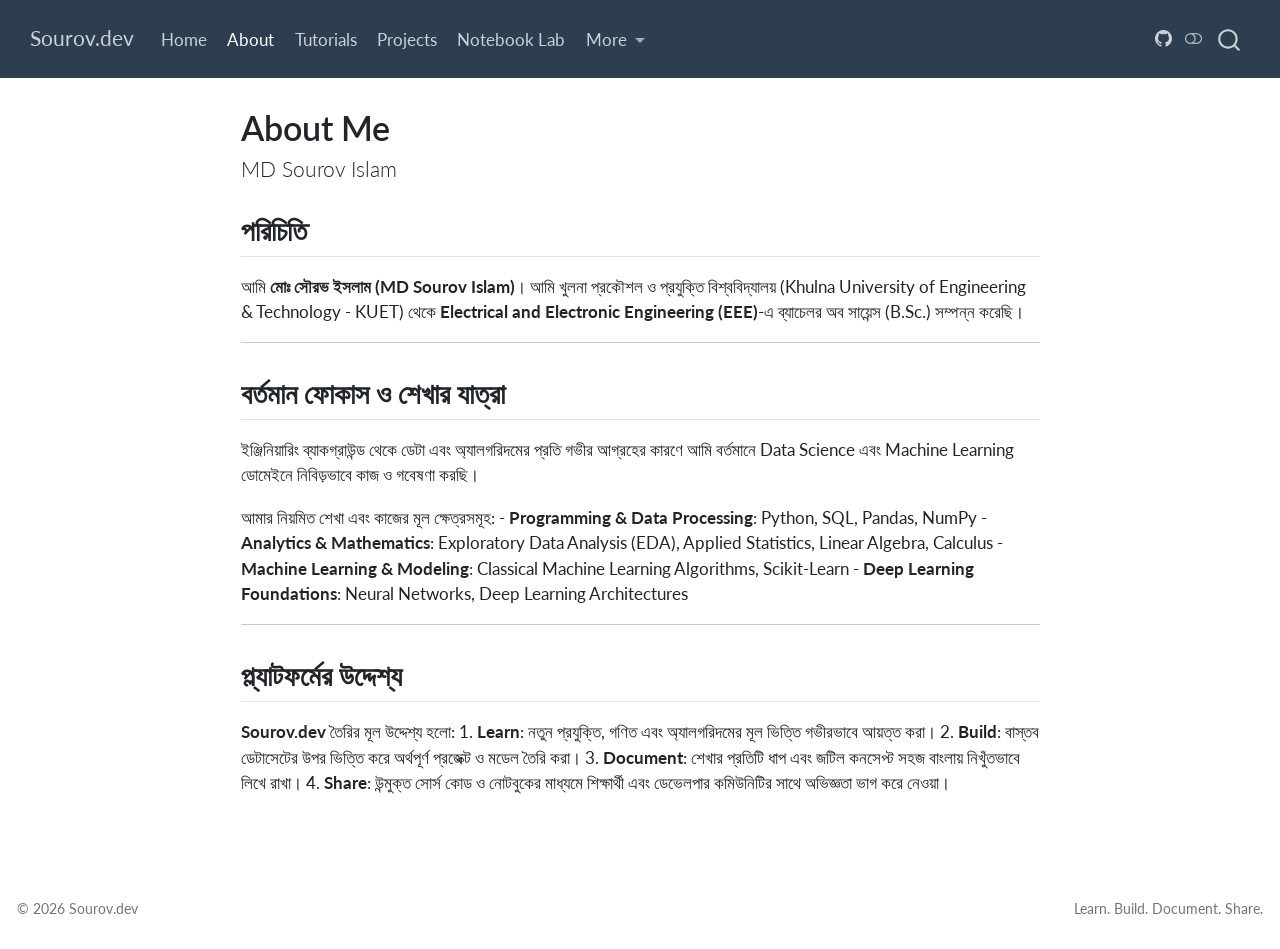
<file: docs/about.html>
<!DOCTYPE html>
<html xmlns="http://www.w3.org/1999/xhtml" lang="en" xml:lang="en"><head>

<meta charset="utf-8">
<meta name="generator" content="quarto-1.11.9">

<meta name="viewport" content="width=device-width, initial-scale=1.0, user-scalable=yes">


<title>About Me – Sourov.dev</title>
<style>
/* Default styles provided by pandoc.
** See https://pandoc.org/MANUAL.html#variables-for-html for config info.
*/
span.smallcaps{font-variant: small-caps;}
div.columns{display: flex; gap: 1.5em;}
div.column{flex: auto;}
@media screen {
div.columns{gap: min(4vw, 1.5em);}
div.column{overflow-x: auto;}
}
div.hanging-indent{margin-left: 1.5em; text-indent: -1.5em;}
ul.task-list{list-style: none;}
ul.task-list li input[type="checkbox"] {
  width: 0.8em;
  margin: 0 0.8em 0.2em -1em; /* quarto-specific, see https://github.com/quarto-dev/quarto-cli/issues/4556 */ 
  vertical-align: middle;
}
</style>


<script src="site_libs/quarto-nav/quarto-nav.js"></script>
<script src="site_libs/quarto-nav/headroom.min.js"></script>
<script src="site_libs/clipboard/clipboard.min.js"></script>
<script src="site_libs/quarto-search/autocomplete.umd.js"></script>
<script src="site_libs/quarto-search/fuse.min.js"></script>
<script src="site_libs/quarto-search/quarto-search.js"></script>
<meta name="quarto:offset" content="./">
<script src="site_libs/quarto-html/quarto.js" type="module"></script>
<script src="site_libs/quarto-html/tabsets/tabsets.js" type="module"></script>
<script src="site_libs/quarto-html/scrollable-regions/scrollable-regions.js" type="module"></script>
<script src="site_libs/quarto-html/popper.min.js"></script>
<script src="site_libs/quarto-html/tippy.umd.min.js"></script>
<script src="site_libs/quarto-html/anchor.min.js"></script>
<link href="site_libs/quarto-html/tippy.css" rel="stylesheet">
<link href="site_libs/quarto-html/quarto-syntax-highlighting-63b5708e65d6cd79cd7618c58d0c21e7.css" rel="stylesheet" class="quarto-color-scheme" id="quarto-text-highlighting-styles">
<link href="site_libs/quarto-html/quarto-syntax-highlighting-dark-447e42e69aaa9833c0ba1b986f430b20.css" rel="stylesheet" class="quarto-color-scheme quarto-color-alternate" id="quarto-text-highlighting-styles">
<link href="site_libs/quarto-html/quarto-syntax-highlighting-63b5708e65d6cd79cd7618c58d0c21e7.css" rel="stylesheet" class="quarto-color-scheme-extra" id="quarto-text-highlighting-styles">
<script src="site_libs/bootstrap/bootstrap.min.js"></script>
<link href="site_libs/bootstrap/bootstrap-icons.css" rel="stylesheet">
<link href="site_libs/bootstrap/bootstrap-934302be99620a7717735a1962b840b0.min.css" rel="stylesheet" append-hash="true" class="quarto-color-scheme" id="quarto-bootstrap" data-mode="light">
<link href="site_libs/bootstrap/bootstrap-dark-17f392c82082e2a55e165ddc303e9f1f.min.css" rel="stylesheet" append-hash="true" class="quarto-color-scheme quarto-color-alternate" id="quarto-bootstrap" data-mode="dark">
<link href="site_libs/bootstrap/bootstrap-934302be99620a7717735a1962b840b0.min.css" rel="stylesheet" append-hash="true" class="quarto-color-scheme-extra" id="quarto-bootstrap" data-mode="light">
<script id="quarto-search-options" type="application/json">{
  "location": "navbar",
  "copy-button": false,
  "collapse-after": 3,
  "panel-placement": "end",
  "type": "overlay",
  "limit": 50,
  "keyboard-shortcut": [
    "f",
    "/",
    "s"
  ],
  "language": {
    "search-no-results-text": "No results",
    "search-matching-documents-text": "matching documents",
    "search-copy-link-title": "Copy link to search",
    "search-hide-matches-text": "Hide additional matches",
    "search-more-match-text": "more match in this document",
    "search-more-matches-text": "more matches in this document",
    "search-clear-button-title": "Clear",
    "search-text-placeholder": "",
    "search-detached-cancel-button-title": "Cancel",
    "search-submit-button-title": "Submit",
    "search-label": "Search"
  }
}</script>
<style>html{ scroll-behavior: smooth; }</style>


</head>

<body class="nav-fixed fullcontent quarto-light"><a id="quarto-skip-link" class="visually-hidden-focusable" href="#quarto-document-content">Skip to main content</a><script id="quarto-html-before-body" type="application/javascript">
    const toggleBodyColorMode = (bsSheetEl) => {
      const mode = bsSheetEl.getAttribute("data-mode");
      const bodyEl = window.document.querySelector("body");
      if (mode === "dark") {
        bodyEl.classList.add("quarto-dark");
        bodyEl.classList.remove("quarto-light");
      } else {
        bodyEl.classList.add("quarto-light");
        bodyEl.classList.remove("quarto-dark");
      }
    }
    const toggleBodyColorPrimary = () => {
      const bsSheetEl = window.document.querySelector("link#quarto-bootstrap:not([rel=disabled-stylesheet])");
      if (bsSheetEl) {
        toggleBodyColorMode(bsSheetEl);
      }
    }
    const setColorSchemeToggle = (alternate) => {
      const toggles = window.document.querySelectorAll('.quarto-color-scheme-toggle');
      for (let i=0; i < toggles.length; i++) {
        const toggle = toggles[i];
        if (toggle) {
          toggle.setAttribute("aria-checked", alternate ? "true" : "false");
          if (alternate) {
            toggle.classList.add("alternate");
          } else {
            toggle.classList.remove("alternate");
          }
        }
      }
    };
    const toggleColorMode = (alternate) => {
      // Switch the stylesheets
      const primaryStylesheets = window.document.querySelectorAll('link.quarto-color-scheme:not(.quarto-color-alternate)');
      const alternateStylesheets = window.document.querySelectorAll('link.quarto-color-scheme.quarto-color-alternate');
      manageTransitions('#quarto-margin-sidebar .nav-link', false);
      if (alternate) {
        // note: dark is layered on light, we don't disable primary!
        enableStylesheet(alternateStylesheets);
        for (const sheetNode of alternateStylesheets) {
          if (sheetNode.id === "quarto-bootstrap") {
            toggleBodyColorMode(sheetNode);
          }
        }
      } else {
        disableStylesheet(alternateStylesheets);
        enableStylesheet(primaryStylesheets)
        toggleBodyColorPrimary();
      }
      manageTransitions('#quarto-margin-sidebar .nav-link', true);
      // Switch the toggles
      setColorSchemeToggle(alternate)
    }
    // Hack to workaround the fact that safari doesn't
    // properly recolor the scrollbar when toggling (#1455).
    // Not run on load: stylesheets are set before first paint there, and
    // scrolling would undo the scroll to a URL fragment (#14973).
    // The one pixel nudge keeps the reader where they were.
    const refreshSafariScrollbar = () => {
      if (navigator.userAgent.indexOf('Safari') > 0 && navigator.userAgent.indexOf('Chrome') == -1) {
        manageTransitions("body", false);
        const scrollY = window.scrollY;
        window.scrollTo(0, scrollY > 0 ? scrollY - 1 : 1);
        setTimeout(() => {
          window.scrollTo(0, scrollY);
          manageTransitions("body", true);
        }, 40);
      }
    }
    const disableStylesheet = (stylesheets) => {
      for (let i=0; i < stylesheets.length; i++) {
        const stylesheet = stylesheets[i];
        stylesheet.rel = 'disabled-stylesheet';
      }
    }
    const enableStylesheet = (stylesheets) => {
      for (let i=0; i < stylesheets.length; i++) {
        const stylesheet = stylesheets[i];
        if(stylesheet.rel !== 'stylesheet') { // for Chrome, which will still FOUC without this check
          stylesheet.rel = 'stylesheet';
        }
      }
    }
    const manageTransitions = (selector, allowTransitions) => {
      const els = window.document.querySelectorAll(selector);
      for (let i=0; i < els.length; i++) {
        const el = els[i];
        if (allowTransitions) {
          el.classList.remove('notransition');
        } else {
          el.classList.add('notransition');
        }
      }
    }
    const isFileUrl = () => {
      return window.location.protocol === 'file:';
    }
    const hasAlternateSentinel = () => {
      let styleSentinel = getColorSchemeSentinel();
      if (styleSentinel !== null) {
        return styleSentinel === "alternate";
      } else {
        return false;
      }
    }
    const setStyleSentinel = (alternate) => {
      const value = alternate ? "alternate" : "default";
      if (!isFileUrl()) {
        window.localStorage.setItem("quarto-color-scheme", value);
      } else {
        localAlternateSentinel = value;
      }
    }
    const getColorSchemeSentinel = () => {
      if (!isFileUrl()) {
        const storageValue = window.localStorage.getItem("quarto-color-scheme");
        return storageValue != null ? storageValue : localAlternateSentinel;
      } else {
        return localAlternateSentinel;
      }
    }
    const toggleGiscusIfUsed = (isAlternate, darkModeDefault) => {
      const baseTheme = document.querySelector('#giscus-base-theme')?.value ?? 'light';
      const alternateTheme = document.querySelector('#giscus-alt-theme')?.value ?? 'dark';
      let newTheme = '';
      if(authorPrefersDark) {
        newTheme = isAlternate ? baseTheme : alternateTheme;
      } else {
        newTheme = isAlternate ? alternateTheme : baseTheme;
      }
      const changeGiscusTheme = () => {
        // From: https://github.com/giscus/giscus/issues/336
        const sendMessage = (message) => {
          const iframe = document.querySelector('iframe.giscus-frame');
          if (!iframe) return;
          iframe.contentWindow.postMessage({ giscus: message }, 'https://giscus.app');
        }
        sendMessage({
          setConfig: {
            theme: newTheme
          }
        });
      }
      const isGiscussLoaded = window.document.querySelector('iframe.giscus-frame') !== null;
      if (isGiscussLoaded) {
        changeGiscusTheme();
      }
    };
    const authorPrefersDark = false;
    const queryPrefersDark = window.matchMedia('(prefers-color-scheme: dark)');
    const darkModeDefault = queryPrefersDark.matches;
      document.querySelector('link#quarto-text-highlighting-styles.quarto-color-scheme-extra').rel = 'disabled-stylesheet';
      document.querySelector('link#quarto-bootstrap.quarto-color-scheme-extra').rel = 'disabled-stylesheet';
    let localAlternateSentinel = darkModeDefault ? 'alternate' : 'default';
    // Dark / light mode switch
    window.quartoToggleColorScheme = () => {
      // Read the current dark / light value
      let toAlternate = !hasAlternateSentinel();
      toggleColorMode(toAlternate);
      refreshSafariScrollbar();
      setStyleSentinel(toAlternate);
      toggleGiscusIfUsed(toAlternate, darkModeDefault);
      window.dispatchEvent(new Event('resize'));
    };
    queryPrefersDark.addEventListener("change", e => {
      if(window.localStorage.getItem("quarto-color-scheme") !== null)
        return;
      const alternate = e.matches
      toggleColorMode(alternate);
      refreshSafariScrollbar();
      localAlternateSentinel = e.matches ? 'alternate' : 'default'; // this is used alongside local storage!
      toggleGiscusIfUsed(alternate, darkModeDefault);
    });
    // Switch to dark mode if need be
    if (hasAlternateSentinel()) {
      toggleColorMode(true);
    } else {
      toggleColorMode(false);
    }
  </script>

<div id="quarto-search-results"></div>
  <header id="quarto-header" class="headroom fixed-top">
    <nav class="navbar navbar-expand-lg " data-bs-theme="dark" aria-label="Site">
      <div class="navbar-container container-fluid">
      <div class="navbar-brand-container mx-auto">
    <a class="navbar-brand" href="./index.html">
    <span class="navbar-title">Sourov.dev</span>
    </a>
  </div>
          <button class="navbar-toggler" type="button" data-bs-toggle="collapse" data-bs-target="#navbarCollapse" aria-controls="navbarCollapse" aria-expanded="false" aria-label="Toggle navigation" onclick="if (window.quartoToggleHeadroom) { window.quartoToggleHeadroom(); }">
  <span class="navbar-toggler-icon"></span>
</button>
          <div class="collapse navbar-collapse" id="navbarCollapse">
            <ul class="navbar-nav navbar-nav-scroll me-auto">
  <li class="nav-item">
    <a class="nav-link" href="./index.html"> 
<span class="menu-text">Home</span></a>
  </li>  
  <li class="nav-item">
    <a class="nav-link active" href="./about.html" aria-current="page"> 
<span class="menu-text">About</span></a>
  </li>  
  <li class="nav-item">
    <a class="nav-link" href="./tutorials/index.html"> 
<span class="menu-text">Tutorials</span></a>
  </li>  
  <li class="nav-item">
    <a class="nav-link" href="./projects/index.html"> 
<span class="menu-text">Projects</span></a>
  </li>  
  <li class="nav-item">
    <a class="nav-link" href="./notebooks/index.html"> 
<span class="menu-text">Notebook Lab</span></a>
  </li>  
  <li class="nav-item dropdown ">
    <a class="nav-link dropdown-toggle" href="#" id="nav-menu-more" role="link" data-bs-toggle="dropdown" aria-expanded="false">
 <span class="menu-text">More</span>
    </a>
    <ul class="dropdown-menu" aria-labelledby="nav-menu-more">    
        <li>
    <a class="dropdown-item" href="./updates/index.html">
 <span class="dropdown-text">Learning Log</span></a>
  </li>  
        <li>
    <a class="dropdown-item" href="./resources/index.html">
 <span class="dropdown-text">Resources</span></a>
  </li>  
        <li>
    <a class="dropdown-item" href="./contact.html">
 <span class="dropdown-text">Contact</span></a>
  </li>  
    </ul>
  </li>
</ul>
          </div> <!-- /navcollapse -->
            <div class="quarto-navbar-tools">
    <a href="https://github.com/Sourov1252" title="GitHub" class="quarto-navigation-tool px-1" aria-label="GitHub"><i class="bi bi-github"></i></a>
  <button type="button" role="switch" aria-checked="false" class="quarto-color-scheme-toggle quarto-navigation-tool  px-1" onclick="window.quartoToggleColorScheme(); return false;" title="Toggle dark mode" aria-label="Toggle dark mode"><i class="bi"></i></button>
</div>
            <div id="quarto-search" class="" title="Search"></div>
      </div> <!-- /container-fluid -->
    </nav>
</header>
<!-- content -->
<div id="quarto-content" class="quarto-container page-columns page-rows-contents page-layout-article page-navbar">
<!-- sidebar -->
<!-- margin-sidebar -->
    
<!-- main -->
<main class="content" id="quarto-document-content" tabindex="-1">


<header id="title-block-header" class="quarto-title-block default">
<div class="quarto-title">
<h1 class="title">About Me</h1>
<p class="subtitle lead">MD Sourov Islam</p>
</div>



<div class="quarto-title-meta">

    
  
    
  </div>
  


</header>


<section id="পরচত" class="level2">
<h2 class="anchored" data-anchor-id="পরচত">পরিচিতি</h2>
<p>আমি <strong>মোঃ সৌরভ ইসলাম (MD Sourov Islam)</strong>। আমি খুলনা প্রকৌশল ও প্রযুক্তি বিশ্ববিদ্যালয় (Khulna University of Engineering &amp; Technology - KUET) থেকে <strong>Electrical and Electronic Engineering (EEE)</strong>-এ ব্যাচেলর অব সায়েন্স (B.Sc.) সম্পন্ন করেছি।</p>
<hr>
</section>
<section id="বরতমন-ফকস-ও-শখর-যতর" class="level2">
<h2 class="anchored" data-anchor-id="বরতমন-ফকস-ও-শখর-যতর">বর্তমান ফোকাস ও শেখার যাত্রা</h2>
<p>ইঞ্জিনিয়ারিং ব্যাকগ্রাউন্ড থেকে ডেটা এবং অ্যালগরিদমের প্রতি গভীর আগ্রহের কারণে আমি বর্তমানে Data Science এবং Machine Learning ডোমেইনে নিবিড়ভাবে কাজ ও গবেষণা করছি।</p>
<p>আমার নিয়মিত শেখা এবং কাজের মূল ক্ষেত্রসমূহ: - <strong>Programming &amp; Data Processing</strong>: Python, SQL, Pandas, NumPy - <strong>Analytics &amp; Mathematics</strong>: Exploratory Data Analysis (EDA), Applied Statistics, Linear Algebra, Calculus - <strong>Machine Learning &amp; Modeling</strong>: Classical Machine Learning Algorithms, Scikit-Learn - <strong>Deep Learning Foundations</strong>: Neural Networks, Deep Learning Architectures</p>
<hr>
</section>
<section id="পলযটফরমর-উদদশয" class="level2">
<h2 class="anchored" data-anchor-id="পলযটফরমর-উদদশয">প্ল্যাটফর্মের উদ্দেশ্য</h2>
<p><strong>Sourov.dev</strong> তৈরির মূল উদ্দেশ্য হলো: 1. <strong>Learn</strong>: নতুন প্রযুক্তি, গণিত এবং অ্যালগরিদমের মূল ভিত্তি গভীরভাবে আয়ত্ত করা। 2. <strong>Build</strong>: বাস্তব ডেটাসেটের উপর ভিত্তি করে অর্থপূর্ণ প্রজেক্ট ও মডেল তৈরি করা। 3. <strong>Document</strong>: শেখার প্রতিটি ধাপ এবং জটিল কনসেপ্ট সহজ বাংলায় নিখুঁতভাবে লিখে রাখা। 4. <strong>Share</strong>: উন্মুক্ত সোর্স কোড ও নোটবুকের মাধ্যমে শিক্ষার্থী এবং ডেভেলপার কমিউনিটির সাথে অভিজ্ঞতা ভাগ করে নেওয়া।</p>


</section>

</main> <!-- /main -->
<script id="quarto-html-after-body" type="application/javascript">
  window.document.addEventListener("DOMContentLoaded", function (event) {
    // Ensure there is a toggle, if there isn't float one in the top right
    if (window.document.querySelector('.quarto-color-scheme-toggle') === null) {
      const toggle = window.document.createElement('button');
      toggle.type = "button";
      toggle.setAttribute("role", "switch");
      toggle.setAttribute("aria-checked", "false");
      toggle.classList.add('top-right');
      toggle.classList.add('quarto-color-scheme-toggle');
      toggle.setAttribute("aria-label", "Toggle dark mode");
      toggle.onclick = function() { try { window.quartoToggleColorScheme(); } catch {} return false; };
      const i = window.document.createElement("i");
      i.classList.add('bi');
      toggle.appendChild(i);
      // Put the toggle in a landmark of its own, so that landmark navigation
      // can reach it.
      //
      // The container is always a fresh direct child of body, and the toggle is
      // never moved into page furniture that the theme or the author controls.
      // The toggle is positioned against the page, so any ancestor that
      // establishes a containing block captures it: a positioned element or a
      // grid for position: absolute, and transform, filter, will-change or
      // contain for position: fixed. A direct child of body has none of these
      // to inherit, and the shift when one appears is silent and visual.
      //
      // ARIA says a document should have at most one banner, and axe reports a
      // duplicate whether or not the banners carry distinct labels. So use a
      // header when the page has no banner yet, and a named region otherwise.
      //
      // A header is a banner wherever it sits, unless it is inside sectioning
      // content, so this cannot just look at the children of body: a custom
      // page layout wraps the title block header in a plain div. An explicit
      // role="banner" always counts.
      const sectioning = 'article, aside, main, nav, section, [role="article"], [role="complementary"], [role="main"], [role="navigation"], [role="region"]';
      const hasBanner = Array.from(
        window.document.querySelectorAll('header:not([role]), [role="banner"]')
      ).some(function(el) {
        return el.hasAttribute("role") || el.closest(sectioning) === null;
      });
      const container = window.document.createElement(hasBanner ? "div" : "header");
      if (hasBanner) {
        container.setAttribute("role", "region");
        container.setAttribute("aria-label", "Toggle dark mode");
      }
      container.classList.add('quarto-color-scheme-toggle-container');
      container.appendChild(toggle);
      window.document.body.appendChild(container);
    }
    setColorSchemeToggle(hasAlternateSentinel())
    const icon = "";
    const anchorJS = new window.AnchorJS();
    anchorJS.options = {
      placement: 'right',
      icon: icon
    };
    anchorJS.add('.anchored');
    const isCodeAnnotation = (el) => {
      for (const clz of el.classList) {
        if (clz.startsWith('code-annotation-')) {                     
          return true;
        }
      }
      return false;
    }
    const onCopySuccess = function(e) {
      // button target
      const button = e.trigger;
      // don't keep focus
      button.blur();
      // flash "checked"
      button.classList.add('code-copy-button-checked');
      var currentTitle = button.getAttribute("title");
      button.setAttribute("title", "Copied!");
      let tooltip;
      if (window.bootstrap) {
        button.setAttribute("data-bs-toggle", "tooltip");
        button.setAttribute("data-bs-placement", "left");
        button.setAttribute("data-bs-title", "Copied!");
        tooltip = new bootstrap.Tooltip(button, 
          { trigger: "manual", 
            customClass: "code-copy-button-tooltip",
            offset: [0, -8]});
        tooltip.show();    
      }
      setTimeout(function() {
        if (tooltip) {
          tooltip.hide();
          button.removeAttribute("data-bs-title");
          button.removeAttribute("data-bs-toggle");
          button.removeAttribute("data-bs-placement");
        }
        button.setAttribute("title", currentTitle);
        button.classList.remove('code-copy-button-checked');
      }, 1000);
      // clear code selection
      e.clearSelection();
    }
    const getTextToCopy = function(trigger) {
      const outerScaffold = trigger.parentElement.cloneNode(true);
      const codeEl = outerScaffold.querySelector('code');
      for (const childEl of codeEl.children) {
        if (isCodeAnnotation(childEl)) {
          childEl.remove();
        }
      }
      return codeEl.innerText;
    }
    const clipboard = new window.ClipboardJS('.code-copy-button:not([data-in-quarto-modal])', {
      text: getTextToCopy
    });
    clipboard.on('success', onCopySuccess);
    if (window.document.getElementById('quarto-embedded-source-code-modal')) {
      const clipboardModal = new window.ClipboardJS('.code-copy-button[data-in-quarto-modal]', {
        text: getTextToCopy,
        container: window.document.getElementById('quarto-embedded-source-code-modal')
      });
      clipboardModal.on('success', onCopySuccess);
    }
      var localhostRegex = new RegExp(/^(?:http|https):\/\/localhost\:?[0-9]*\//);
      var mailtoRegex = new RegExp(/^mailto:/);
        var filterRegex = new RegExp("https:\/\/sourov1252\.github\.io");
      var isInternal = (href) => {
          return filterRegex.test(href) || localhostRegex.test(href) || mailtoRegex.test(href);
      }
      // Inspect non-navigation links and adorn them if external
      window.quartoDecorateExternalLinks = function (root) {
     var links = (root || window.document).querySelectorAll('a[href]:not(.nav-link):not(.navbar-brand):not(.toc-action):not(.sidebar-link):not(.sidebar-item-toggle):not(.pagination-link):not(.no-external):not([aria-hidden]):not(.dropdown-item):not(.quarto-navigation-tool):not(.about-link)');
      for (var i=0; i<links.length; i++) {
        const link = links[i];
        if (!isInternal(link.href)) {
          // undo the damage that might have been done by quarto-nav.js in the case of
          // links that we want to consider external
          if (link.dataset.originalHref !== undefined) {
            link.href = link.dataset.originalHref;
          }
          if (!link.classList.contains('no-external-icon')) {
          }
        }
      }
      };
      window.quartoDecorateExternalLinks(window.document);
    // Esc closes the popup (WCAG 1.4.13) and focus leaving both trigger and
    // popup closes it (WCAG 2.4.11); tippy handles neither for interactive popups.
    const hideOnEscAndFocusOut = {
      name: 'hideOnEscAndFocusOut',
      defaultValue: true,
      fn(instance) {
        const dismiss = () => {
          // A show scheduled by the trigger delay would otherwise reopen it
          instance.clearDelayTimeouts();
          instance.hide();
        };
        const onKeyDown = (event) => {
          if (event.key !== 'Escape') {
            return;
          }
          // Keep Esc from also reaching page handlers (e.g. reveal.js overview),
          // except an open reveal.js slide menu, which Esc should close too.
          // The menu handles keys only when its keyboard option is on.
          const menuHandlesEsc = window.Reveal?.getPlugin?.('menu')?.isOpen() &&
            window.Reveal.getConfig().menu?.keyboard !== false;
          if (!menuHandlesEsc) {
            event.stopPropagation();
          }
          if (instance.popper.contains(window.document.activeElement)) {
            // Disabled while refocusing so the focus trigger does not reopen it
            instance.disable();
            instance.reference.focus();
            instance.enable();
          }
          dismiss();
        };
        const onFocusOut = (event) => {
          const target = event.relatedTarget;
          if (target && !instance.reference.contains(target) &&
              !instance.popper.contains(target)) {
            dismiss();
          }
        };
        // On the trigger too: a click trigger (code-annotations: select) has no
        // blur handling. Attached for the instance's lifetime so leaving the
        // trigger also cancels a show still pending on the trigger delay.
        instance.reference.addEventListener('focusout', onFocusOut);
        return {
          onShow() {
            window.document.addEventListener('keydown', onKeyDown, true);
            instance.popper.addEventListener('focusout', onFocusOut);
          },
          onHide() {
            window.document.removeEventListener('keydown', onKeyDown, true);
            instance.popper.removeEventListener('focusout', onFocusOut);
          },
          onDestroy() {
            instance.reference.removeEventListener('focusout', onFocusOut);
          },
        };
      },
    };
    function tippyHover(el, contentFn, onTriggerFn, onUntriggerFn) {
      const config = {
        allowHTML: true,
        maxWidth: 500,
        delay: 100,
        arrow: false,
        appendTo: function(el) {
            return el.parentElement;
        },
        interactive: true,
        interactiveBorder: 10,
        theme: 'quarto',
        placement: 'bottom-start',
        plugins: [hideOnEscAndFocusOut],
      };
      if (contentFn) {
        config.content = contentFn;
      }
      if (onTriggerFn) {
        config.onTrigger = onTriggerFn;
      }
      if (onUntriggerFn) {
        config.onUntrigger = onUntriggerFn;
      }
      window.tippy(el, config); 
    }
    const noterefs = window.document.querySelectorAll('a[role="doc-noteref"]');
    for (var i=0; i<noterefs.length; i++) {
      const ref = noterefs[i];
      tippyHover(ref, function() {
        // use id or data attribute instead here
        let href = ref.getAttribute('data-footnote-href') || ref.getAttribute('href');
        try { href = new URL(href).hash; } catch {}
        const id = href.replace(/^#\/?/, "");
        const note = window.document.getElementById(id);
        if (note) {
          return note.innerHTML;
        } else {
          return "";
        }
      });
    }
    const xrefs = window.document.querySelectorAll('a.quarto-xref');
    const processXRef = (id, note) => {
      // Strip column container classes
      const stripColumnClz = (el) => {
        el.classList.remove("page-full", "page-columns");
        if (el.children) {
          for (const child of el.children) {
            stripColumnClz(child);
          }
        }
      }
      stripColumnClz(note)
      if (id === null || id.startsWith('sec-')) {
        // Special case sections, only their first couple elements
        const container = document.createElement("div");
        if (note.children && note.children.length > 2) {
          container.appendChild(note.children[0].cloneNode(true));
          for (let i = 1; i < note.children.length; i++) {
            const child = note.children[i];
            if (child.tagName === "P" && child.innerText === "") {
              continue;
            } else {
              container.appendChild(child.cloneNode(true));
              break;
            }
          }
          if (window.Quarto?.typesetMath) {
            window.Quarto.typesetMath(container);
          }
          return container.innerHTML
        } else {
          if (window.Quarto?.typesetMath) {
            window.Quarto.typesetMath(note);
          }
          return note.innerHTML;
        }
      } else {
        // Remove any anchor links if they are present
        const anchorLink = note.querySelector('a.anchorjs-link');
        if (anchorLink) {
          anchorLink.remove();
        }
        if (window.Quarto?.typesetMath) {
          window.Quarto.typesetMath(note);
        }
        if (note.classList.contains("callout")) {
          return note.outerHTML;
        } else {
          return note.innerHTML;
        }
      }
    }
    for (var i=0; i<xrefs.length; i++) {
      const xref = xrefs[i];
      tippyHover(xref, undefined, function(instance) {
        instance.disable();
        let url = xref.getAttribute('href');
        let hash = undefined; 
        if (url.startsWith('#')) {
          hash = url;
        } else {
          try { hash = new URL(url).hash; } catch {}
        }
        if (hash) {
          const id = hash.replace(/^#\/?/, "");
          const note = window.document.getElementById(id);
          if (note !== null) {
            try {
              const html = processXRef(id, note.cloneNode(true));
              instance.setContent(html);
            } finally {
              instance.enable();
              instance.show();
            }
          } else {
            // See if we can fetch this
            fetch(url.split('#')[0])
            .then(res => res.text())
            .then(html => {
              const parser = new DOMParser();
              const htmlDoc = parser.parseFromString(html, "text/html");
              const note = htmlDoc.getElementById(id);
              if (note !== null) {
                const html = processXRef(id, note);
                instance.setContent(html);
              } 
            }).finally(() => {
              instance.enable();
              instance.show();
            });
          }
        } else {
          // See if we can fetch a full url (with no hash to target)
          // This is a special case and we should probably do some content thinning / targeting
          fetch(url)
          .then(res => res.text())
          .then(html => {
            const parser = new DOMParser();
            const htmlDoc = parser.parseFromString(html, "text/html");
            const note = htmlDoc.querySelector('main.content');
            if (note !== null) {
              // This should only happen for chapter cross references
              // (since there is no id in the URL)
              // remove the first header
              if (note.children.length > 0 && note.children[0].tagName === "HEADER") {
                note.children[0].remove();
              }
              const html = processXRef(null, note);
              instance.setContent(html);
            } 
          }).finally(() => {
            instance.enable();
            instance.show();
          });
        }
      }, function(instance) {
      });
    }
        let selectedAnnoteEl;
        const selectorForAnnotation = ( cell, annotation) => {
          let cellAttr = 'data-code-cell="' + cell + '"';
          let lineAttr = 'data-code-annotation="' +  annotation + '"';
          const selector = 'span[' + cellAttr + '][' + lineAttr + ']';
          return selector;
        }
        const selectCodeLines = (annoteEl) => {
          const doc = window.document;
          const targetCell = annoteEl.getAttribute("data-target-cell");
          const targetAnnotation = annoteEl.getAttribute("data-target-annotation");
          const annoteSpan = window.document.querySelector(selectorForAnnotation(targetCell, targetAnnotation));
          const lines = annoteSpan.getAttribute("data-code-lines").split(",");
          const lineIds = lines.map((line) => {
            return targetCell + "-" + line;
          })
          // Each band is positioned against its own containing block, which is
          // not the offsetParent of the lines, so place it from client rects.
          const placeBand = (band, firstEl, lastEl, codeBlock) => {
            const container = band.offsetParent;
            if (container === null) {
              return;
            }
            const containerRect = container.getBoundingClientRect();
            // Reveal.js scales slides with a transform, so convert client
            // pixels back to the CSS pixels of the container.
            const scale = containerRect.height / container.offsetHeight || 1;
            const firstRect = firstEl.getBoundingClientRect();
            const lastRect = lastEl.getBoundingClientRect();
            const top = (firstRect.top - containerRect.top) / scale - container.clientTop + container.scrollTop;
            const height = (lastRect.bottom - firstRect.top) / scale;
            band.style.top = top - 2 + "px";
            band.style.height = height + 4 + "px";
            if (codeBlock) {
              // Without the copy button wrapper, the containing block is wider
              // than the code block, so span the code block explicitly.
              const blockRect = codeBlock.getBoundingClientRect();
              band.style.left = (blockRect.left - containerRect.left) / scale - container.clientLeft + container.scrollLeft + "px";
              band.style.width = blockRect.width / scale + "px";
            }
          };
          if (lineIds.length > 0) {
            const el = window.document.getElementById(lineIds[0]);
            const lastEl = window.document.getElementById(lineIds[lineIds.length - 1]);
            const parent = el.parentElement.parentElement;
            // cook up a div (if necessary) and position it
            let div = window.document.getElementById("code-annotation-line-highlight");
            if (div === null) {
              div = window.document.createElement("div");
              div.setAttribute("id", "code-annotation-line-highlight");
              div.style.position = 'absolute';
              parent.appendChild(div);
            }
            placeBand(div, el, lastEl, parent.closest("div.sourceCode") || parent);
            let gutterDiv = window.document.getElementById("code-annotation-line-highlight-gutter");
            if (gutterDiv === null) {
              gutterDiv = window.document.createElement("div");
              gutterDiv.setAttribute("id", "code-annotation-line-highlight-gutter");
              gutterDiv.style.position = 'absolute';
              const codeCell = window.document.getElementById(targetCell);
              const gutter = codeCell.querySelector('.code-annotation-gutter');
              gutter.appendChild(gutterDiv);
            }
            placeBand(gutterDiv, el, lastEl);
            selectedAnnoteEl = annoteEl;
          }
        };
        const unselectCodeLines = () => {
          const elementsIds = ["code-annotation-line-highlight", "code-annotation-line-highlight-gutter"];
          elementsIds.forEach((elId) => {
            const div = window.document.getElementById(elId);
            if (div) {
              div.remove();
            }
          });
          selectedAnnoteEl = undefined;
        };
          // Handle positioning of the toggle
      window.addEventListener(
        "resize",
        throttle(() => {
          elRect = undefined;
          if (selectedAnnoteEl) {
            selectCodeLines(selectedAnnoteEl);
          }
        }, 10)
      );
      function throttle(fn, ms) {
      let throttle = false;
      let timer;
        return (...args) => {
          if(!throttle) { // first call gets through
              fn.apply(this, args);
              throttle = true;
          } else { // all the others get throttled
              if(timer) clearTimeout(timer); // cancel #2
              timer = setTimeout(() => {
                fn.apply(this, args);
                timer = throttle = false;
              }, ms);
          }
        };
      }
        // Attach click handler to the DT
        const annoteDls = window.document.querySelectorAll('dt[data-target-cell]');
        for (const annoteDlNode of annoteDls) {
          annoteDlNode.addEventListener('click', (event) => {
            const clickedEl = event.target;
            if (clickedEl !== selectedAnnoteEl) {
              unselectCodeLines();
              const activeEl = window.document.querySelector('dt[data-target-cell].code-annotation-active');
              if (activeEl) {
                activeEl.classList.remove('code-annotation-active');
              }
              selectCodeLines(clickedEl);
              clickedEl.classList.add('code-annotation-active');
            } else {
              // Unselect the line
              unselectCodeLines();
              clickedEl.classList.remove('code-annotation-active');
            }
          });
        }
    const findCites = (el) => {
      const parentEl = el.parentElement;
      if (parentEl) {
        const cites = parentEl.dataset.cites;
        if (cites) {
          return {
            el,
            cites: cites.split(' ')
          };
        } else {
          return findCites(el.parentElement)
        }
      } else {
        return undefined;
      }
    };
    var bibliorefs = window.document.querySelectorAll('a[role="doc-biblioref"]');
    for (var i=0; i<bibliorefs.length; i++) {
      const ref = bibliorefs[i];
      const citeInfo = findCites(ref);
      if (citeInfo) {
        tippyHover(citeInfo.el, function() {
          var popup = window.document.createElement('div');
          citeInfo.cites.forEach(function(cite) {
            var citeDiv = window.document.createElement('div');
            citeDiv.classList.add('hanging-indent');
            citeDiv.classList.add('csl-entry');
            var biblioDiv = window.document.getElementById('ref-' + cite);
            if (biblioDiv) {
              citeDiv.innerHTML = biblioDiv.innerHTML;
            }
            popup.appendChild(citeDiv);
          });
          return popup.innerHTML;
        });
      }
    }
  });
  </script>
  <script type="application/javascript">
  window.quartoScrollableRegionsLabels = {"code":"Scrollable code","output":"Scrollable output"};
  </script>
</div> <!-- /content -->
<footer class="footer">
  <div class="nav-footer">
    <div class="nav-footer-left">
<p>© 2026 Sourov.dev</p>
</div>   
    <div class="nav-footer-center">
      &nbsp;
    </div>
    <div class="nav-footer-right">
<p>Learn. Build. Document. Share.</p>
</div>
  </div>
</footer>




<script src="site_libs/quarto-html/zenscroll-min.js"></script>
</body></html>
</file>
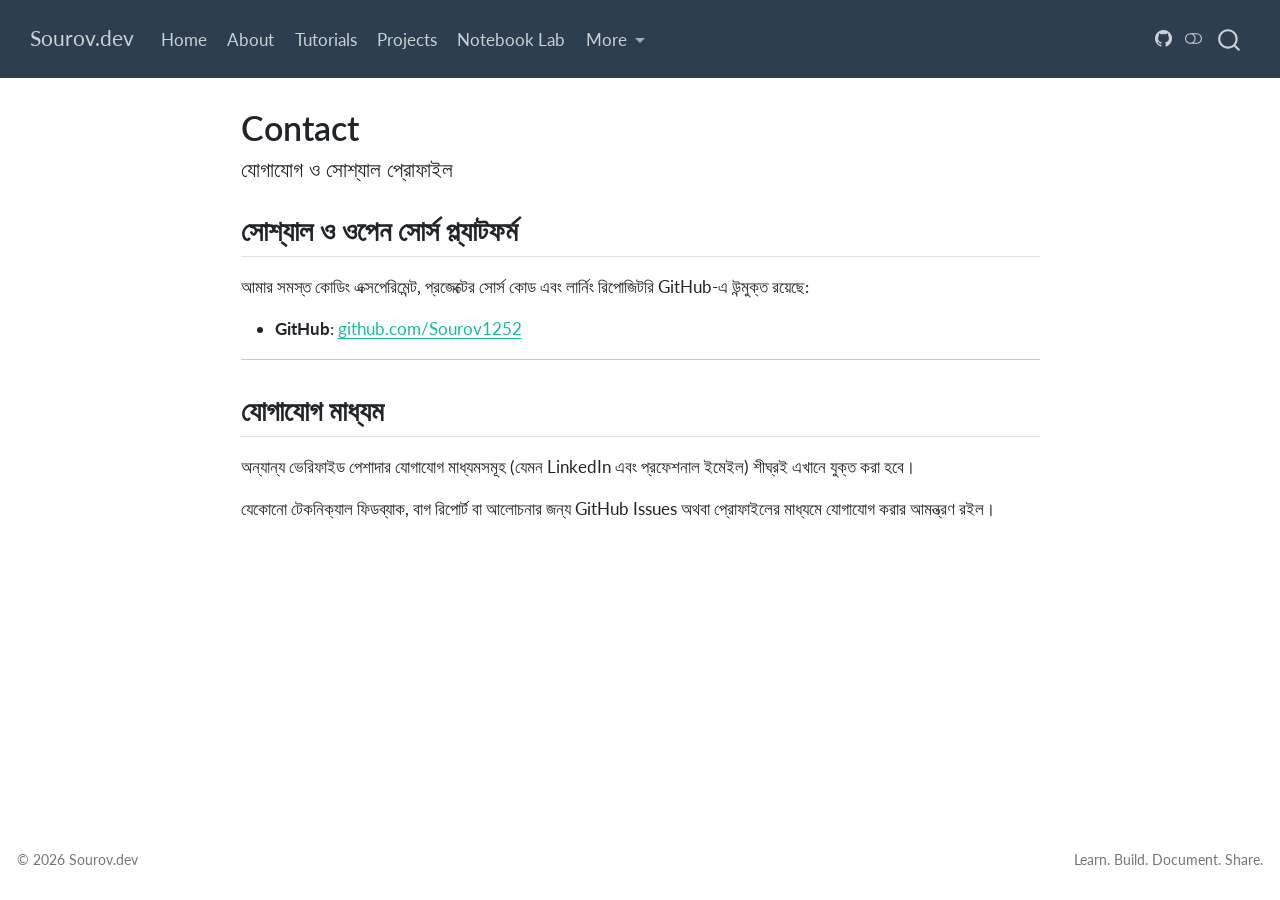
<file: docs/contact.html>
<!DOCTYPE html>
<html xmlns="http://www.w3.org/1999/xhtml" lang="en" xml:lang="en"><head>

<meta charset="utf-8">
<meta name="generator" content="quarto-1.11.9">

<meta name="viewport" content="width=device-width, initial-scale=1.0, user-scalable=yes">


<title>Contact – Sourov.dev</title>
<style>
/* Default styles provided by pandoc.
** See https://pandoc.org/MANUAL.html#variables-for-html for config info.
*/
span.smallcaps{font-variant: small-caps;}
div.columns{display: flex; gap: 1.5em;}
div.column{flex: auto;}
@media screen {
div.columns{gap: min(4vw, 1.5em);}
div.column{overflow-x: auto;}
}
div.hanging-indent{margin-left: 1.5em; text-indent: -1.5em;}
ul.task-list{list-style: none;}
ul.task-list li input[type="checkbox"] {
  width: 0.8em;
  margin: 0 0.8em 0.2em -1em; /* quarto-specific, see https://github.com/quarto-dev/quarto-cli/issues/4556 */ 
  vertical-align: middle;
}
</style>


<script src="site_libs/quarto-nav/quarto-nav.js"></script>
<script src="site_libs/quarto-nav/headroom.min.js"></script>
<script src="site_libs/clipboard/clipboard.min.js"></script>
<script src="site_libs/quarto-search/autocomplete.umd.js"></script>
<script src="site_libs/quarto-search/fuse.min.js"></script>
<script src="site_libs/quarto-search/quarto-search.js"></script>
<meta name="quarto:offset" content="./">
<script src="site_libs/quarto-html/quarto.js" type="module"></script>
<script src="site_libs/quarto-html/tabsets/tabsets.js" type="module"></script>
<script src="site_libs/quarto-html/scrollable-regions/scrollable-regions.js" type="module"></script>
<script src="site_libs/quarto-html/popper.min.js"></script>
<script src="site_libs/quarto-html/tippy.umd.min.js"></script>
<script src="site_libs/quarto-html/anchor.min.js"></script>
<link href="site_libs/quarto-html/tippy.css" rel="stylesheet">
<link href="site_libs/quarto-html/quarto-syntax-highlighting-63b5708e65d6cd79cd7618c58d0c21e7.css" rel="stylesheet" class="quarto-color-scheme" id="quarto-text-highlighting-styles">
<link href="site_libs/quarto-html/quarto-syntax-highlighting-dark-447e42e69aaa9833c0ba1b986f430b20.css" rel="stylesheet" class="quarto-color-scheme quarto-color-alternate" id="quarto-text-highlighting-styles">
<link href="site_libs/quarto-html/quarto-syntax-highlighting-63b5708e65d6cd79cd7618c58d0c21e7.css" rel="stylesheet" class="quarto-color-scheme-extra" id="quarto-text-highlighting-styles">
<script src="site_libs/bootstrap/bootstrap.min.js"></script>
<link href="site_libs/bootstrap/bootstrap-icons.css" rel="stylesheet">
<link href="site_libs/bootstrap/bootstrap-934302be99620a7717735a1962b840b0.min.css" rel="stylesheet" append-hash="true" class="quarto-color-scheme" id="quarto-bootstrap" data-mode="light">
<link href="site_libs/bootstrap/bootstrap-dark-17f392c82082e2a55e165ddc303e9f1f.min.css" rel="stylesheet" append-hash="true" class="quarto-color-scheme quarto-color-alternate" id="quarto-bootstrap" data-mode="dark">
<link href="site_libs/bootstrap/bootstrap-934302be99620a7717735a1962b840b0.min.css" rel="stylesheet" append-hash="true" class="quarto-color-scheme-extra" id="quarto-bootstrap" data-mode="light">
<script id="quarto-search-options" type="application/json">{
  "location": "navbar",
  "copy-button": false,
  "collapse-after": 3,
  "panel-placement": "end",
  "type": "overlay",
  "limit": 50,
  "keyboard-shortcut": [
    "f",
    "/",
    "s"
  ],
  "language": {
    "search-no-results-text": "No results",
    "search-matching-documents-text": "matching documents",
    "search-copy-link-title": "Copy link to search",
    "search-hide-matches-text": "Hide additional matches",
    "search-more-match-text": "more match in this document",
    "search-more-matches-text": "more matches in this document",
    "search-clear-button-title": "Clear",
    "search-text-placeholder": "",
    "search-detached-cancel-button-title": "Cancel",
    "search-submit-button-title": "Submit",
    "search-label": "Search"
  }
}</script>
<style>html{ scroll-behavior: smooth; }</style>


</head>

<body class="nav-fixed fullcontent quarto-light"><a id="quarto-skip-link" class="visually-hidden-focusable" href="#quarto-document-content">Skip to main content</a><script id="quarto-html-before-body" type="application/javascript">
    const toggleBodyColorMode = (bsSheetEl) => {
      const mode = bsSheetEl.getAttribute("data-mode");
      const bodyEl = window.document.querySelector("body");
      if (mode === "dark") {
        bodyEl.classList.add("quarto-dark");
        bodyEl.classList.remove("quarto-light");
      } else {
        bodyEl.classList.add("quarto-light");
        bodyEl.classList.remove("quarto-dark");
      }
    }
    const toggleBodyColorPrimary = () => {
      const bsSheetEl = window.document.querySelector("link#quarto-bootstrap:not([rel=disabled-stylesheet])");
      if (bsSheetEl) {
        toggleBodyColorMode(bsSheetEl);
      }
    }
    const setColorSchemeToggle = (alternate) => {
      const toggles = window.document.querySelectorAll('.quarto-color-scheme-toggle');
      for (let i=0; i < toggles.length; i++) {
        const toggle = toggles[i];
        if (toggle) {
          toggle.setAttribute("aria-checked", alternate ? "true" : "false");
          if (alternate) {
            toggle.classList.add("alternate");
          } else {
            toggle.classList.remove("alternate");
          }
        }
      }
    };
    const toggleColorMode = (alternate) => {
      // Switch the stylesheets
      const primaryStylesheets = window.document.querySelectorAll('link.quarto-color-scheme:not(.quarto-color-alternate)');
      const alternateStylesheets = window.document.querySelectorAll('link.quarto-color-scheme.quarto-color-alternate');
      manageTransitions('#quarto-margin-sidebar .nav-link', false);
      if (alternate) {
        // note: dark is layered on light, we don't disable primary!
        enableStylesheet(alternateStylesheets);
        for (const sheetNode of alternateStylesheets) {
          if (sheetNode.id === "quarto-bootstrap") {
            toggleBodyColorMode(sheetNode);
          }
        }
      } else {
        disableStylesheet(alternateStylesheets);
        enableStylesheet(primaryStylesheets)
        toggleBodyColorPrimary();
      }
      manageTransitions('#quarto-margin-sidebar .nav-link', true);
      // Switch the toggles
      setColorSchemeToggle(alternate)
    }
    // Hack to workaround the fact that safari doesn't
    // properly recolor the scrollbar when toggling (#1455).
    // Not run on load: stylesheets are set before first paint there, and
    // scrolling would undo the scroll to a URL fragment (#14973).
    // The one pixel nudge keeps the reader where they were.
    const refreshSafariScrollbar = () => {
      if (navigator.userAgent.indexOf('Safari') > 0 && navigator.userAgent.indexOf('Chrome') == -1) {
        manageTransitions("body", false);
        const scrollY = window.scrollY;
        window.scrollTo(0, scrollY > 0 ? scrollY - 1 : 1);
        setTimeout(() => {
          window.scrollTo(0, scrollY);
          manageTransitions("body", true);
        }, 40);
      }
    }
    const disableStylesheet = (stylesheets) => {
      for (let i=0; i < stylesheets.length; i++) {
        const stylesheet = stylesheets[i];
        stylesheet.rel = 'disabled-stylesheet';
      }
    }
    const enableStylesheet = (stylesheets) => {
      for (let i=0; i < stylesheets.length; i++) {
        const stylesheet = stylesheets[i];
        if(stylesheet.rel !== 'stylesheet') { // for Chrome, which will still FOUC without this check
          stylesheet.rel = 'stylesheet';
        }
      }
    }
    const manageTransitions = (selector, allowTransitions) => {
      const els = window.document.querySelectorAll(selector);
      for (let i=0; i < els.length; i++) {
        const el = els[i];
        if (allowTransitions) {
          el.classList.remove('notransition');
        } else {
          el.classList.add('notransition');
        }
      }
    }
    const isFileUrl = () => {
      return window.location.protocol === 'file:';
    }
    const hasAlternateSentinel = () => {
      let styleSentinel = getColorSchemeSentinel();
      if (styleSentinel !== null) {
        return styleSentinel === "alternate";
      } else {
        return false;
      }
    }
    const setStyleSentinel = (alternate) => {
      const value = alternate ? "alternate" : "default";
      if (!isFileUrl()) {
        window.localStorage.setItem("quarto-color-scheme", value);
      } else {
        localAlternateSentinel = value;
      }
    }
    const getColorSchemeSentinel = () => {
      if (!isFileUrl()) {
        const storageValue = window.localStorage.getItem("quarto-color-scheme");
        return storageValue != null ? storageValue : localAlternateSentinel;
      } else {
        return localAlternateSentinel;
      }
    }
    const toggleGiscusIfUsed = (isAlternate, darkModeDefault) => {
      const baseTheme = document.querySelector('#giscus-base-theme')?.value ?? 'light';
      const alternateTheme = document.querySelector('#giscus-alt-theme')?.value ?? 'dark';
      let newTheme = '';
      if(authorPrefersDark) {
        newTheme = isAlternate ? baseTheme : alternateTheme;
      } else {
        newTheme = isAlternate ? alternateTheme : baseTheme;
      }
      const changeGiscusTheme = () => {
        // From: https://github.com/giscus/giscus/issues/336
        const sendMessage = (message) => {
          const iframe = document.querySelector('iframe.giscus-frame');
          if (!iframe) return;
          iframe.contentWindow.postMessage({ giscus: message }, 'https://giscus.app');
        }
        sendMessage({
          setConfig: {
            theme: newTheme
          }
        });
      }
      const isGiscussLoaded = window.document.querySelector('iframe.giscus-frame') !== null;
      if (isGiscussLoaded) {
        changeGiscusTheme();
      }
    };
    const authorPrefersDark = false;
    const queryPrefersDark = window.matchMedia('(prefers-color-scheme: dark)');
    const darkModeDefault = queryPrefersDark.matches;
      document.querySelector('link#quarto-text-highlighting-styles.quarto-color-scheme-extra').rel = 'disabled-stylesheet';
      document.querySelector('link#quarto-bootstrap.quarto-color-scheme-extra').rel = 'disabled-stylesheet';
    let localAlternateSentinel = darkModeDefault ? 'alternate' : 'default';
    // Dark / light mode switch
    window.quartoToggleColorScheme = () => {
      // Read the current dark / light value
      let toAlternate = !hasAlternateSentinel();
      toggleColorMode(toAlternate);
      refreshSafariScrollbar();
      setStyleSentinel(toAlternate);
      toggleGiscusIfUsed(toAlternate, darkModeDefault);
      window.dispatchEvent(new Event('resize'));
    };
    queryPrefersDark.addEventListener("change", e => {
      if(window.localStorage.getItem("quarto-color-scheme") !== null)
        return;
      const alternate = e.matches
      toggleColorMode(alternate);
      refreshSafariScrollbar();
      localAlternateSentinel = e.matches ? 'alternate' : 'default'; // this is used alongside local storage!
      toggleGiscusIfUsed(alternate, darkModeDefault);
    });
    // Switch to dark mode if need be
    if (hasAlternateSentinel()) {
      toggleColorMode(true);
    } else {
      toggleColorMode(false);
    }
  </script>

<div id="quarto-search-results"></div>
  <header id="quarto-header" class="headroom fixed-top">
    <nav class="navbar navbar-expand-lg " data-bs-theme="dark" aria-label="Site">
      <div class="navbar-container container-fluid">
      <div class="navbar-brand-container mx-auto">
    <a class="navbar-brand" href="./index.html">
    <span class="navbar-title">Sourov.dev</span>
    </a>
  </div>
          <button class="navbar-toggler" type="button" data-bs-toggle="collapse" data-bs-target="#navbarCollapse" aria-controls="navbarCollapse" aria-expanded="false" aria-label="Toggle navigation" onclick="if (window.quartoToggleHeadroom) { window.quartoToggleHeadroom(); }">
  <span class="navbar-toggler-icon"></span>
</button>
          <div class="collapse navbar-collapse" id="navbarCollapse">
            <ul class="navbar-nav navbar-nav-scroll me-auto">
  <li class="nav-item">
    <a class="nav-link" href="./index.html"> 
<span class="menu-text">Home</span></a>
  </li>  
  <li class="nav-item">
    <a class="nav-link" href="./about.html"> 
<span class="menu-text">About</span></a>
  </li>  
  <li class="nav-item">
    <a class="nav-link" href="./tutorials/index.html"> 
<span class="menu-text">Tutorials</span></a>
  </li>  
  <li class="nav-item">
    <a class="nav-link" href="./projects/index.html"> 
<span class="menu-text">Projects</span></a>
  </li>  
  <li class="nav-item">
    <a class="nav-link" href="./notebooks/index.html"> 
<span class="menu-text">Notebook Lab</span></a>
  </li>  
  <li class="nav-item dropdown ">
    <a class="nav-link dropdown-toggle" href="#" id="nav-menu-more" role="link" data-bs-toggle="dropdown" aria-expanded="false">
 <span class="menu-text">More</span>
    </a>
    <ul class="dropdown-menu" aria-labelledby="nav-menu-more">    
        <li>
    <a class="dropdown-item" href="./updates/index.html">
 <span class="dropdown-text">Learning Log</span></a>
  </li>  
        <li>
    <a class="dropdown-item" href="./resources/index.html">
 <span class="dropdown-text">Resources</span></a>
  </li>  
        <li>
    <a class="dropdown-item" href="./contact.html">
 <span class="dropdown-text">Contact</span></a>
  </li>  
    </ul>
  </li>
</ul>
          </div> <!-- /navcollapse -->
            <div class="quarto-navbar-tools">
    <a href="https://github.com/Sourov1252" title="GitHub" class="quarto-navigation-tool px-1" aria-label="GitHub"><i class="bi bi-github"></i></a>
  <button type="button" role="switch" aria-checked="false" class="quarto-color-scheme-toggle quarto-navigation-tool  px-1" onclick="window.quartoToggleColorScheme(); return false;" title="Toggle dark mode" aria-label="Toggle dark mode"><i class="bi"></i></button>
</div>
            <div id="quarto-search" class="" title="Search"></div>
      </div> <!-- /container-fluid -->
    </nav>
</header>
<!-- content -->
<div id="quarto-content" class="quarto-container page-columns page-rows-contents page-layout-article page-navbar">
<!-- sidebar -->
<!-- margin-sidebar -->
    
<!-- main -->
<main class="content" id="quarto-document-content" tabindex="-1">


<header id="title-block-header" class="quarto-title-block default">
<div class="quarto-title">
<h1 class="title">Contact</h1>
<p class="subtitle lead">যোগাযোগ ও সোশ্যাল প্রোফাইল</p>
</div>



<div class="quarto-title-meta">

    
  
    
  </div>
  


</header>


<section id="সশযল-ও-ওপন-সরস-পলযটফরম" class="level2">
<h2 class="anchored" data-anchor-id="সশযল-ও-ওপন-সরস-পলযটফরম">সোশ্যাল ও ওপেন সোর্স প্ল্যাটফর্ম</h2>
<p>আমার সমস্ত কোডিং এক্সপেরিমেন্ট, প্রজেক্টের সোর্স কোড এবং লার্নিং রিপোজিটরি GitHub-এ উন্মুক্ত রয়েছে:</p>
<ul>
<li><strong>GitHub</strong>: <a href="https://github.com/Sourov1252">github.com/Sourov1252</a></li>
</ul>
<hr>
</section>
<section id="যগযগ-মধযম" class="level2">
<h2 class="anchored" data-anchor-id="যগযগ-মধযম">যোগাযোগ মাধ্যম</h2>
<p>অন্যান্য ভেরিফাইড পেশাদার যোগাযোগ মাধ্যমসমূহ (যেমন LinkedIn এবং প্রফেশনাল ইমেইল) শীঘ্রই এখানে যুক্ত করা হবে।</p>
<p>যেকোনো টেকনিক্যাল ফিডব্যাক, বাগ রিপোর্ট বা আলোচনার জন্য GitHub Issues অথবা প্রোফাইলের মাধ্যমে যোগাযোগ করার আমন্ত্রণ রইল।</p>


</section>

</main> <!-- /main -->
<script id="quarto-html-after-body" type="application/javascript">
  window.document.addEventListener("DOMContentLoaded", function (event) {
    // Ensure there is a toggle, if there isn't float one in the top right
    if (window.document.querySelector('.quarto-color-scheme-toggle') === null) {
      const toggle = window.document.createElement('button');
      toggle.type = "button";
      toggle.setAttribute("role", "switch");
      toggle.setAttribute("aria-checked", "false");
      toggle.classList.add('top-right');
      toggle.classList.add('quarto-color-scheme-toggle');
      toggle.setAttribute("aria-label", "Toggle dark mode");
      toggle.onclick = function() { try { window.quartoToggleColorScheme(); } catch {} return false; };
      const i = window.document.createElement("i");
      i.classList.add('bi');
      toggle.appendChild(i);
      // Put the toggle in a landmark of its own, so that landmark navigation
      // can reach it.
      //
      // The container is always a fresh direct child of body, and the toggle is
      // never moved into page furniture that the theme or the author controls.
      // The toggle is positioned against the page, so any ancestor that
      // establishes a containing block captures it: a positioned element or a
      // grid for position: absolute, and transform, filter, will-change or
      // contain for position: fixed. A direct child of body has none of these
      // to inherit, and the shift when one appears is silent and visual.
      //
      // ARIA says a document should have at most one banner, and axe reports a
      // duplicate whether or not the banners carry distinct labels. So use a
      // header when the page has no banner yet, and a named region otherwise.
      //
      // A header is a banner wherever it sits, unless it is inside sectioning
      // content, so this cannot just look at the children of body: a custom
      // page layout wraps the title block header in a plain div. An explicit
      // role="banner" always counts.
      const sectioning = 'article, aside, main, nav, section, [role="article"], [role="complementary"], [role="main"], [role="navigation"], [role="region"]';
      const hasBanner = Array.from(
        window.document.querySelectorAll('header:not([role]), [role="banner"]')
      ).some(function(el) {
        return el.hasAttribute("role") || el.closest(sectioning) === null;
      });
      const container = window.document.createElement(hasBanner ? "div" : "header");
      if (hasBanner) {
        container.setAttribute("role", "region");
        container.setAttribute("aria-label", "Toggle dark mode");
      }
      container.classList.add('quarto-color-scheme-toggle-container');
      container.appendChild(toggle);
      window.document.body.appendChild(container);
    }
    setColorSchemeToggle(hasAlternateSentinel())
    const icon = "";
    const anchorJS = new window.AnchorJS();
    anchorJS.options = {
      placement: 'right',
      icon: icon
    };
    anchorJS.add('.anchored');
    const isCodeAnnotation = (el) => {
      for (const clz of el.classList) {
        if (clz.startsWith('code-annotation-')) {                     
          return true;
        }
      }
      return false;
    }
    const onCopySuccess = function(e) {
      // button target
      const button = e.trigger;
      // don't keep focus
      button.blur();
      // flash "checked"
      button.classList.add('code-copy-button-checked');
      var currentTitle = button.getAttribute("title");
      button.setAttribute("title", "Copied!");
      let tooltip;
      if (window.bootstrap) {
        button.setAttribute("data-bs-toggle", "tooltip");
        button.setAttribute("data-bs-placement", "left");
        button.setAttribute("data-bs-title", "Copied!");
        tooltip = new bootstrap.Tooltip(button, 
          { trigger: "manual", 
            customClass: "code-copy-button-tooltip",
            offset: [0, -8]});
        tooltip.show();    
      }
      setTimeout(function() {
        if (tooltip) {
          tooltip.hide();
          button.removeAttribute("data-bs-title");
          button.removeAttribute("data-bs-toggle");
          button.removeAttribute("data-bs-placement");
        }
        button.setAttribute("title", currentTitle);
        button.classList.remove('code-copy-button-checked');
      }, 1000);
      // clear code selection
      e.clearSelection();
    }
    const getTextToCopy = function(trigger) {
      const outerScaffold = trigger.parentElement.cloneNode(true);
      const codeEl = outerScaffold.querySelector('code');
      for (const childEl of codeEl.children) {
        if (isCodeAnnotation(childEl)) {
          childEl.remove();
        }
      }
      return codeEl.innerText;
    }
    const clipboard = new window.ClipboardJS('.code-copy-button:not([data-in-quarto-modal])', {
      text: getTextToCopy
    });
    clipboard.on('success', onCopySuccess);
    if (window.document.getElementById('quarto-embedded-source-code-modal')) {
      const clipboardModal = new window.ClipboardJS('.code-copy-button[data-in-quarto-modal]', {
        text: getTextToCopy,
        container: window.document.getElementById('quarto-embedded-source-code-modal')
      });
      clipboardModal.on('success', onCopySuccess);
    }
      var localhostRegex = new RegExp(/^(?:http|https):\/\/localhost\:?[0-9]*\//);
      var mailtoRegex = new RegExp(/^mailto:/);
        var filterRegex = new RegExp("https:\/\/sourov1252\.github\.io");
      var isInternal = (href) => {
          return filterRegex.test(href) || localhostRegex.test(href) || mailtoRegex.test(href);
      }
      // Inspect non-navigation links and adorn them if external
      window.quartoDecorateExternalLinks = function (root) {
     var links = (root || window.document).querySelectorAll('a[href]:not(.nav-link):not(.navbar-brand):not(.toc-action):not(.sidebar-link):not(.sidebar-item-toggle):not(.pagination-link):not(.no-external):not([aria-hidden]):not(.dropdown-item):not(.quarto-navigation-tool):not(.about-link)');
      for (var i=0; i<links.length; i++) {
        const link = links[i];
        if (!isInternal(link.href)) {
          // undo the damage that might have been done by quarto-nav.js in the case of
          // links that we want to consider external
          if (link.dataset.originalHref !== undefined) {
            link.href = link.dataset.originalHref;
          }
          if (!link.classList.contains('no-external-icon')) {
          }
        }
      }
      };
      window.quartoDecorateExternalLinks(window.document);
    // Esc closes the popup (WCAG 1.4.13) and focus leaving both trigger and
    // popup closes it (WCAG 2.4.11); tippy handles neither for interactive popups.
    const hideOnEscAndFocusOut = {
      name: 'hideOnEscAndFocusOut',
      defaultValue: true,
      fn(instance) {
        const dismiss = () => {
          // A show scheduled by the trigger delay would otherwise reopen it
          instance.clearDelayTimeouts();
          instance.hide();
        };
        const onKeyDown = (event) => {
          if (event.key !== 'Escape') {
            return;
          }
          // Keep Esc from also reaching page handlers (e.g. reveal.js overview),
          // except an open reveal.js slide menu, which Esc should close too.
          // The menu handles keys only when its keyboard option is on.
          const menuHandlesEsc = window.Reveal?.getPlugin?.('menu')?.isOpen() &&
            window.Reveal.getConfig().menu?.keyboard !== false;
          if (!menuHandlesEsc) {
            event.stopPropagation();
          }
          if (instance.popper.contains(window.document.activeElement)) {
            // Disabled while refocusing so the focus trigger does not reopen it
            instance.disable();
            instance.reference.focus();
            instance.enable();
          }
          dismiss();
        };
        const onFocusOut = (event) => {
          const target = event.relatedTarget;
          if (target && !instance.reference.contains(target) &&
              !instance.popper.contains(target)) {
            dismiss();
          }
        };
        // On the trigger too: a click trigger (code-annotations: select) has no
        // blur handling. Attached for the instance's lifetime so leaving the
        // trigger also cancels a show still pending on the trigger delay.
        instance.reference.addEventListener('focusout', onFocusOut);
        return {
          onShow() {
            window.document.addEventListener('keydown', onKeyDown, true);
            instance.popper.addEventListener('focusout', onFocusOut);
          },
          onHide() {
            window.document.removeEventListener('keydown', onKeyDown, true);
            instance.popper.removeEventListener('focusout', onFocusOut);
          },
          onDestroy() {
            instance.reference.removeEventListener('focusout', onFocusOut);
          },
        };
      },
    };
    function tippyHover(el, contentFn, onTriggerFn, onUntriggerFn) {
      const config = {
        allowHTML: true,
        maxWidth: 500,
        delay: 100,
        arrow: false,
        appendTo: function(el) {
            return el.parentElement;
        },
        interactive: true,
        interactiveBorder: 10,
        theme: 'quarto',
        placement: 'bottom-start',
        plugins: [hideOnEscAndFocusOut],
      };
      if (contentFn) {
        config.content = contentFn;
      }
      if (onTriggerFn) {
        config.onTrigger = onTriggerFn;
      }
      if (onUntriggerFn) {
        config.onUntrigger = onUntriggerFn;
      }
      window.tippy(el, config); 
    }
    const noterefs = window.document.querySelectorAll('a[role="doc-noteref"]');
    for (var i=0; i<noterefs.length; i++) {
      const ref = noterefs[i];
      tippyHover(ref, function() {
        // use id or data attribute instead here
        let href = ref.getAttribute('data-footnote-href') || ref.getAttribute('href');
        try { href = new URL(href).hash; } catch {}
        const id = href.replace(/^#\/?/, "");
        const note = window.document.getElementById(id);
        if (note) {
          return note.innerHTML;
        } else {
          return "";
        }
      });
    }
    const xrefs = window.document.querySelectorAll('a.quarto-xref');
    const processXRef = (id, note) => {
      // Strip column container classes
      const stripColumnClz = (el) => {
        el.classList.remove("page-full", "page-columns");
        if (el.children) {
          for (const child of el.children) {
            stripColumnClz(child);
          }
        }
      }
      stripColumnClz(note)
      if (id === null || id.startsWith('sec-')) {
        // Special case sections, only their first couple elements
        const container = document.createElement("div");
        if (note.children && note.children.length > 2) {
          container.appendChild(note.children[0].cloneNode(true));
          for (let i = 1; i < note.children.length; i++) {
            const child = note.children[i];
            if (child.tagName === "P" && child.innerText === "") {
              continue;
            } else {
              container.appendChild(child.cloneNode(true));
              break;
            }
          }
          if (window.Quarto?.typesetMath) {
            window.Quarto.typesetMath(container);
          }
          return container.innerHTML
        } else {
          if (window.Quarto?.typesetMath) {
            window.Quarto.typesetMath(note);
          }
          return note.innerHTML;
        }
      } else {
        // Remove any anchor links if they are present
        const anchorLink = note.querySelector('a.anchorjs-link');
        if (anchorLink) {
          anchorLink.remove();
        }
        if (window.Quarto?.typesetMath) {
          window.Quarto.typesetMath(note);
        }
        if (note.classList.contains("callout")) {
          return note.outerHTML;
        } else {
          return note.innerHTML;
        }
      }
    }
    for (var i=0; i<xrefs.length; i++) {
      const xref = xrefs[i];
      tippyHover(xref, undefined, function(instance) {
        instance.disable();
        let url = xref.getAttribute('href');
        let hash = undefined; 
        if (url.startsWith('#')) {
          hash = url;
        } else {
          try { hash = new URL(url).hash; } catch {}
        }
        if (hash) {
          const id = hash.replace(/^#\/?/, "");
          const note = window.document.getElementById(id);
          if (note !== null) {
            try {
              const html = processXRef(id, note.cloneNode(true));
              instance.setContent(html);
            } finally {
              instance.enable();
              instance.show();
            }
          } else {
            // See if we can fetch this
            fetch(url.split('#')[0])
            .then(res => res.text())
            .then(html => {
              const parser = new DOMParser();
              const htmlDoc = parser.parseFromString(html, "text/html");
              const note = htmlDoc.getElementById(id);
              if (note !== null) {
                const html = processXRef(id, note);
                instance.setContent(html);
              } 
            }).finally(() => {
              instance.enable();
              instance.show();
            });
          }
        } else {
          // See if we can fetch a full url (with no hash to target)
          // This is a special case and we should probably do some content thinning / targeting
          fetch(url)
          .then(res => res.text())
          .then(html => {
            const parser = new DOMParser();
            const htmlDoc = parser.parseFromString(html, "text/html");
            const note = htmlDoc.querySelector('main.content');
            if (note !== null) {
              // This should only happen for chapter cross references
              // (since there is no id in the URL)
              // remove the first header
              if (note.children.length > 0 && note.children[0].tagName === "HEADER") {
                note.children[0].remove();
              }
              const html = processXRef(null, note);
              instance.setContent(html);
            } 
          }).finally(() => {
            instance.enable();
            instance.show();
          });
        }
      }, function(instance) {
      });
    }
        let selectedAnnoteEl;
        const selectorForAnnotation = ( cell, annotation) => {
          let cellAttr = 'data-code-cell="' + cell + '"';
          let lineAttr = 'data-code-annotation="' +  annotation + '"';
          const selector = 'span[' + cellAttr + '][' + lineAttr + ']';
          return selector;
        }
        const selectCodeLines = (annoteEl) => {
          const doc = window.document;
          const targetCell = annoteEl.getAttribute("data-target-cell");
          const targetAnnotation = annoteEl.getAttribute("data-target-annotation");
          const annoteSpan = window.document.querySelector(selectorForAnnotation(targetCell, targetAnnotation));
          const lines = annoteSpan.getAttribute("data-code-lines").split(",");
          const lineIds = lines.map((line) => {
            return targetCell + "-" + line;
          })
          // Each band is positioned against its own containing block, which is
          // not the offsetParent of the lines, so place it from client rects.
          const placeBand = (band, firstEl, lastEl, codeBlock) => {
            const container = band.offsetParent;
            if (container === null) {
              return;
            }
            const containerRect = container.getBoundingClientRect();
            // Reveal.js scales slides with a transform, so convert client
            // pixels back to the CSS pixels of the container.
            const scale = containerRect.height / container.offsetHeight || 1;
            const firstRect = firstEl.getBoundingClientRect();
            const lastRect = lastEl.getBoundingClientRect();
            const top = (firstRect.top - containerRect.top) / scale - container.clientTop + container.scrollTop;
            const height = (lastRect.bottom - firstRect.top) / scale;
            band.style.top = top - 2 + "px";
            band.style.height = height + 4 + "px";
            if (codeBlock) {
              // Without the copy button wrapper, the containing block is wider
              // than the code block, so span the code block explicitly.
              const blockRect = codeBlock.getBoundingClientRect();
              band.style.left = (blockRect.left - containerRect.left) / scale - container.clientLeft + container.scrollLeft + "px";
              band.style.width = blockRect.width / scale + "px";
            }
          };
          if (lineIds.length > 0) {
            const el = window.document.getElementById(lineIds[0]);
            const lastEl = window.document.getElementById(lineIds[lineIds.length - 1]);
            const parent = el.parentElement.parentElement;
            // cook up a div (if necessary) and position it
            let div = window.document.getElementById("code-annotation-line-highlight");
            if (div === null) {
              div = window.document.createElement("div");
              div.setAttribute("id", "code-annotation-line-highlight");
              div.style.position = 'absolute';
              parent.appendChild(div);
            }
            placeBand(div, el, lastEl, parent.closest("div.sourceCode") || parent);
            let gutterDiv = window.document.getElementById("code-annotation-line-highlight-gutter");
            if (gutterDiv === null) {
              gutterDiv = window.document.createElement("div");
              gutterDiv.setAttribute("id", "code-annotation-line-highlight-gutter");
              gutterDiv.style.position = 'absolute';
              const codeCell = window.document.getElementById(targetCell);
              const gutter = codeCell.querySelector('.code-annotation-gutter');
              gutter.appendChild(gutterDiv);
            }
            placeBand(gutterDiv, el, lastEl);
            selectedAnnoteEl = annoteEl;
          }
        };
        const unselectCodeLines = () => {
          const elementsIds = ["code-annotation-line-highlight", "code-annotation-line-highlight-gutter"];
          elementsIds.forEach((elId) => {
            const div = window.document.getElementById(elId);
            if (div) {
              div.remove();
            }
          });
          selectedAnnoteEl = undefined;
        };
          // Handle positioning of the toggle
      window.addEventListener(
        "resize",
        throttle(() => {
          elRect = undefined;
          if (selectedAnnoteEl) {
            selectCodeLines(selectedAnnoteEl);
          }
        }, 10)
      );
      function throttle(fn, ms) {
      let throttle = false;
      let timer;
        return (...args) => {
          if(!throttle) { // first call gets through
              fn.apply(this, args);
              throttle = true;
          } else { // all the others get throttled
              if(timer) clearTimeout(timer); // cancel #2
              timer = setTimeout(() => {
                fn.apply(this, args);
                timer = throttle = false;
              }, ms);
          }
        };
      }
        // Attach click handler to the DT
        const annoteDls = window.document.querySelectorAll('dt[data-target-cell]');
        for (const annoteDlNode of annoteDls) {
          annoteDlNode.addEventListener('click', (event) => {
            const clickedEl = event.target;
            if (clickedEl !== selectedAnnoteEl) {
              unselectCodeLines();
              const activeEl = window.document.querySelector('dt[data-target-cell].code-annotation-active');
              if (activeEl) {
                activeEl.classList.remove('code-annotation-active');
              }
              selectCodeLines(clickedEl);
              clickedEl.classList.add('code-annotation-active');
            } else {
              // Unselect the line
              unselectCodeLines();
              clickedEl.classList.remove('code-annotation-active');
            }
          });
        }
    const findCites = (el) => {
      const parentEl = el.parentElement;
      if (parentEl) {
        const cites = parentEl.dataset.cites;
        if (cites) {
          return {
            el,
            cites: cites.split(' ')
          };
        } else {
          return findCites(el.parentElement)
        }
      } else {
        return undefined;
      }
    };
    var bibliorefs = window.document.querySelectorAll('a[role="doc-biblioref"]');
    for (var i=0; i<bibliorefs.length; i++) {
      const ref = bibliorefs[i];
      const citeInfo = findCites(ref);
      if (citeInfo) {
        tippyHover(citeInfo.el, function() {
          var popup = window.document.createElement('div');
          citeInfo.cites.forEach(function(cite) {
            var citeDiv = window.document.createElement('div');
            citeDiv.classList.add('hanging-indent');
            citeDiv.classList.add('csl-entry');
            var biblioDiv = window.document.getElementById('ref-' + cite);
            if (biblioDiv) {
              citeDiv.innerHTML = biblioDiv.innerHTML;
            }
            popup.appendChild(citeDiv);
          });
          return popup.innerHTML;
        });
      }
    }
  });
  </script>
  <script type="application/javascript">
  window.quartoScrollableRegionsLabels = {"code":"Scrollable code","output":"Scrollable output"};
  </script>
</div> <!-- /content -->
<footer class="footer">
  <div class="nav-footer">
    <div class="nav-footer-left">
<p>© 2026 Sourov.dev</p>
</div>   
    <div class="nav-footer-center">
      &nbsp;
    </div>
    <div class="nav-footer-right">
<p>Learn. Build. Document. Share.</p>
</div>
  </div>
</footer>




<script src="site_libs/quarto-html/zenscroll-min.js"></script>
</body></html>
</file>
<file: docs/site_libs/quarto-html/tippy.css>
.tippy-box[data-animation=fade][data-state=hidden]{opacity:0}[data-tippy-root]{max-width:calc(100vw - 10px)}.tippy-box{position:relative;background-color:#333;color:#fff;border-radius:4px;font-size:14px;line-height:1.4;white-space:normal;outline:0;transition-property:transform,visibility,opacity}.tippy-box[data-placement^=top]>.tippy-arrow{bottom:0}.tippy-box[data-placement^=top]>.tippy-arrow:before{bottom:-7px;left:0;border-width:8px 8px 0;border-top-color:initial;transform-origin:center top}.tippy-box[data-placement^=bottom]>.tippy-arrow{top:0}.tippy-box[data-placement^=bottom]>.tippy-arrow:before{top:-7px;left:0;border-width:0 8px 8px;border-bottom-color:initial;transform-origin:center bottom}.tippy-box[data-placement^=left]>.tippy-arrow{right:0}.tippy-box[data-placement^=left]>.tippy-arrow:before{border-width:8px 0 8px 8px;border-left-color:initial;right:-7px;transform-origin:center left}.tippy-box[data-placement^=right]>.tippy-arrow{left:0}.tippy-box[data-placement^=right]>.tippy-arrow:before{left:-7px;border-width:8px 8px 8px 0;border-right-color:initial;transform-origin:center right}.tippy-box[data-inertia][data-state=visible]{transition-timing-function:cubic-bezier(.54,1.5,.38,1.11)}.tippy-arrow{width:16px;height:16px;color:#333}.tippy-arrow:before{content:"";position:absolute;border-color:transparent;border-style:solid}.tippy-content{position:relative;padding:5px 9px;z-index:1}
</file>
<file: docs/site_libs/quarto-html/quarto-syntax-highlighting-63b5708e65d6cd79cd7618c58d0c21e7.css>
/* quarto syntax highlight colors */
:root {
  --quarto-hl-ot-color: #003B4F;
  --quarto-hl-at-color: #657422;
  --quarto-hl-ss-color: #20794D;
  --quarto-hl-an-color: #5E5E5E;
  --quarto-hl-fu-color: #4758AB;
  --quarto-hl-st-color: #20794D;
  --quarto-hl-cf-color: #003B4F;
  --quarto-hl-op-color: #5E5E5E;
  --quarto-hl-er-color: #AD0000;
  --quarto-hl-bn-color: #AD0000;
  --quarto-hl-al-color: #AD0000;
  --quarto-hl-va-color: #111111;
  --quarto-hl-bu-color: inherit;
  --quarto-hl-ex-color: inherit;
  --quarto-hl-pp-color: #AD0000;
  --quarto-hl-in-color: #5E5E5E;
  --quarto-hl-vs-color: #20794D;
  --quarto-hl-wa-color: #5E5E5E;
  --quarto-hl-do-color: #5E5E5E;
  --quarto-hl-im-color: #00769E;
  --quarto-hl-ch-color: #20794D;
  --quarto-hl-dt-color: #AD0000;
  --quarto-hl-fl-color: #AD0000;
  --quarto-hl-co-color: #5E5E5E;
  --quarto-hl-cv-color: #5E5E5E;
  --quarto-hl-cn-color: #8f5902;
  --quarto-hl-sc-color: #5E5E5E;
  --quarto-hl-dv-color: #AD0000;
  --quarto-hl-kw-color: #003B4F;
}

/* other quarto variables */
:root {
  --quarto-font-monospace: SFMono-Regular, Menlo, Monaco, Consolas, "Liberation Mono", "Courier New", monospace;
}

/* syntax highlight based on Pandoc's rules */
pre > code.sourceCode > span {
  color: #003B4F;
}

code.sourceCode > span {
  color: #003B4F;
}

div.sourceCode,
div.sourceCode pre.sourceCode {
  color: #003B4F;
}

/* Normal */
code span {
  color: #003B4F;
}

/* Alert */
code span.al {
  color: #AD0000;
  font-style: inherit;
}

/* Annotation */
code span.an {
  color: #5E5E5E;
  font-style: inherit;
}

/* Attribute */
code span.at {
  color: #657422;
  font-style: inherit;
}

/* BaseN */
code span.bn {
  color: #AD0000;
  font-style: inherit;
}

/* BuiltIn */
code span.bu {
  font-style: inherit;
}

/* ControlFlow */
code span.cf {
  color: #003B4F;
  font-weight: bold;
  font-style: inherit;
}

/* Char */
code span.ch {
  color: #20794D;
  font-style: inherit;
}

/* Constant */
code span.cn {
  color: #8f5902;
  font-style: inherit;
}

/* Comment */
code span.co {
  color: #5E5E5E;
  font-style: inherit;
}

/* CommentVar */
code span.cv {
  color: #5E5E5E;
  font-style: italic;
}

/* Documentation */
code span.do {
  color: #5E5E5E;
  font-style: italic;
}

/* DataType */
code span.dt {
  color: #AD0000;
  font-style: inherit;
}

/* DecVal */
code span.dv {
  color: #AD0000;
  font-style: inherit;
}

/* Error */
code span.er {
  color: #AD0000;
  font-style: inherit;
}

/* Extension */
code span.ex {
  font-style: inherit;
}

/* Float */
code span.fl {
  color: #AD0000;
  font-style: inherit;
}

/* Function */
code span.fu {
  color: #4758AB;
  font-style: inherit;
}

/* Import */
code span.im {
  color: #00769E;
  font-style: inherit;
}

/* Information */
code span.in {
  color: #5E5E5E;
  font-style: inherit;
}

/* Keyword */
code span.kw {
  color: #003B4F;
  font-weight: bold;
  font-style: inherit;
}

/* Operator */
code span.op {
  color: #5E5E5E;
  font-style: inherit;
}

/* Other */
code span.ot {
  color: #003B4F;
  font-style: inherit;
}

/* Preprocessor */
code span.pp {
  color: #AD0000;
  font-style: inherit;
}

/* SpecialChar */
code span.sc {
  color: #5E5E5E;
  font-style: inherit;
}

/* SpecialString */
code span.ss {
  color: #20794D;
  font-style: inherit;
}

/* String */
code span.st {
  color: #20794D;
  font-style: inherit;
}

/* Variable */
code span.va {
  color: #111111;
  font-style: inherit;
}

/* VerbatimString */
code span.vs {
  color: #20794D;
  font-style: inherit;
}

/* Warning */
code span.wa {
  color: #5E5E5E;
  font-style: italic;
}

.prevent-inlining {
  content: "</";
}

/*# sourceMappingURL=054cc16b9e9817627be6994582d2ffb5.css.map */
</file>
<file: docs/site_libs/quarto-html/quarto-syntax-highlighting-dark-447e42e69aaa9833c0ba1b986f430b20.css>
/* quarto syntax highlight colors */
:root {
  --quarto-hl-al-color: #f07178;
  --quarto-hl-an-color: #d4d0ab;
  --quarto-hl-at-color: #00e0e0;
  --quarto-hl-bn-color: #d4d0ab;
  --quarto-hl-bu-color: #abe338;
  --quarto-hl-ch-color: #abe338;
  --quarto-hl-co-color: #f8f8f2;
  --quarto-hl-cv-color: #ffd700;
  --quarto-hl-cn-color: #ffd700;
  --quarto-hl-cf-color: #ffa07a;
  --quarto-hl-dt-color: #ffa07a;
  --quarto-hl-dv-color: #d4d0ab;
  --quarto-hl-do-color: #f8f8f2;
  --quarto-hl-er-color: #f07178;
  --quarto-hl-ex-color: #00e0e0;
  --quarto-hl-fl-color: #d4d0ab;
  --quarto-hl-fu-color: #ffa07a;
  --quarto-hl-im-color: #abe338;
  --quarto-hl-in-color: #d4d0ab;
  --quarto-hl-kw-color: #ffa07a;
  --quarto-hl-op-color: #ffa07a;
  --quarto-hl-ot-color: #00e0e0;
  --quarto-hl-pp-color: #dcc6e0;
  --quarto-hl-re-color: #00e0e0;
  --quarto-hl-sc-color: #abe338;
  --quarto-hl-ss-color: #abe338;
  --quarto-hl-st-color: #abe338;
  --quarto-hl-va-color: #00e0e0;
  --quarto-hl-vs-color: #abe338;
  --quarto-hl-wa-color: #dcc6e0;
}

/* other quarto variables */
:root {
  --quarto-font-monospace: SFMono-Regular, Menlo, Monaco, Consolas, "Liberation Mono", "Courier New", monospace;
}

/* syntax highlight based on Pandoc's rules */
pre > code.sourceCode > span {
  color: #f8f8f2;
}

code.sourceCode > span {
  color: #f8f8f2;
}

div.sourceCode,
div.sourceCode pre.sourceCode {
  color: #f8f8f2;
}

/* Normal */
code span {
  color: #f8f8f2;
}

/* Alert */
code span.al {
  color: #f07178;
}

/* Annotation */
code span.an {
  color: #d4d0ab;
}

/* Attribute */
code span.at {
  color: #00e0e0;
}

/* BaseN */
code span.bn {
  color: #d4d0ab;
}

/* BuiltIn */
code span.bu {
  color: #abe338;
}

/* ControlFlow */
code span.cf {
  font-weight: bold;
  color: #ffa07a;
}

/* Char */
code span.ch {
  color: #abe338;
}

/* Constant */
code span.cn {
  color: #ffd700;
}

/* Comment */
code span.co {
  font-style: italic;
  color: #f8f8f2;
}

/* CommentVar */
code span.cv {
  color: #ffd700;
}

/* Documentation */
code span.do {
  color: #f8f8f2;
}

/* DataType */
code span.dt {
  color: #ffa07a;
}

/* DecVal */
code span.dv {
  color: #d4d0ab;
}

/* Error */
code span.er {
  color: #f07178;
  text-decoration: underline;
}

/* Extension */
code span.ex {
  font-weight: bold;
  color: #00e0e0;
}

/* Float */
code span.fl {
  color: #d4d0ab;
}

/* Function */
code span.fu {
  color: #ffa07a;
}

/* Import */
code span.im {
  color: #abe338;
}

/* Information */
code span.in {
  color: #d4d0ab;
}

/* Keyword */
code span.kw {
  font-weight: bold;
  color: #ffa07a;
}

/* Operator */
code span.op {
  color: #ffa07a;
}

/* Other */
code span.ot {
  color: #00e0e0;
}

/* Preprocessor */
code span.pp {
  color: #dcc6e0;
}

/* RegionMarker */
code span.re {
  background-color: #f8f8f2;
  color: #00e0e0;
}

/* SpecialChar */
code span.sc {
  color: #abe338;
}

/* SpecialString */
code span.ss {
  color: #abe338;
}

/* String */
code span.st {
  color: #abe338;
}

/* Variable */
code span.va {
  color: #00e0e0;
}

/* VerbatimString */
code span.vs {
  color: #abe338;
}

/* Warning */
code span.wa {
  color: #dcc6e0;
}

.prevent-inlining {
  content: "</";
}

/*# sourceMappingURL=be8e1111c2b710f7c3a4926ffa2967aa.css.map */
</file>
